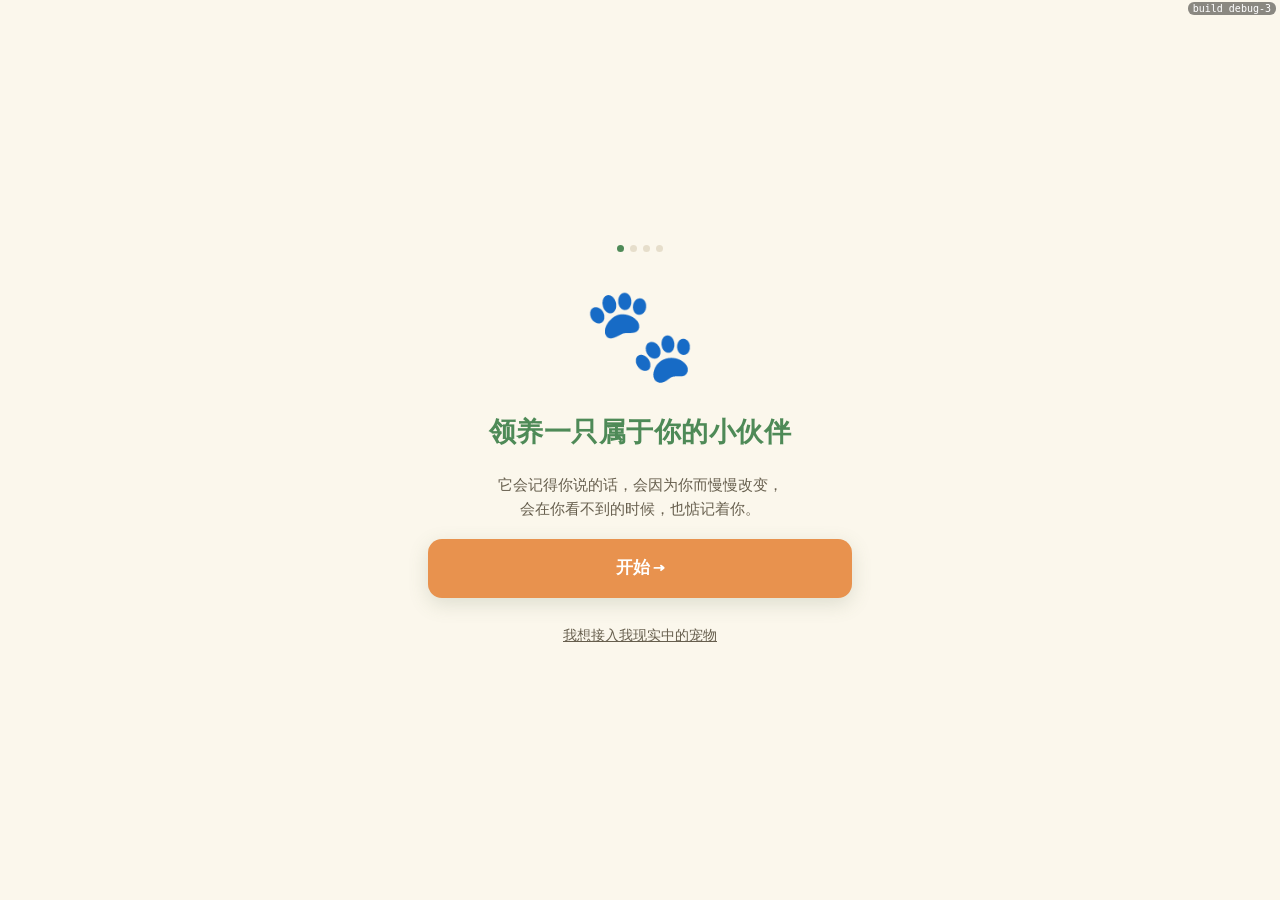
<file: index.html>
<!DOCTYPE html>
<html lang="zh-CN">
<head>
  <meta charset="UTF-8" />
  <meta name="viewport" content="width=device-width, initial-scale=1.0, maximum-scale=1.0, user-scalable=no, viewport-fit=cover" />
  <meta name="theme-color" content="#f5b7c4" />
  <meta name="apple-mobile-web-app-capable" content="yes" />
  <meta name="apple-mobile-web-app-status-bar-style" content="default" />
  <meta name="apple-mobile-web-app-title" content="豆豆" />
  <link rel="manifest" href="manifest.webmanifest" />
  <link rel="preconnect" href="https://fonts.googleapis.com" />
  <link rel="preconnect" href="https://fonts.gstatic.com" crossorigin />
  <link href="https://fonts.googleapis.com/css2?family=Baloo+2:wght@500;600;700&family=Hanken+Grotesk:wght@400;500;600&display=swap" rel="stylesheet" />
  <link rel="stylesheet" href="styles.css" />
  <title>豆豆 · 你的小伙伴</title>
</head>
<body>
  <div id="app">
    <!-- screens are injected by ui.js -->
    <div id="screen-root"></div>
    <!-- proactive message toast -->
    <div id="toast-layer"></div>
  </div>

  <!-- TEMP DEBUG: surface any uncaught error on-screen (remove after diagnosing) -->
  <script>
    (function () {
      var BUILD = 'debug-3';
      function show(label, msg) {
        var full = '[' + label + '] ' + msg;
        var box = document.getElementById('__errbox');
        if (!box) {
          box = document.createElement('div');
          box.id = '__errbox';
          box.style.cssText = 'position:fixed;left:0;right:0;bottom:0;z-index:99999;max-height:60%;overflow:auto;background:#b00020;color:#fff;font:12px/1.4 monospace;padding:10px;white-space:pre-wrap;word-break:break-word';
          document.body.appendChild(box);
        }
        box.textContent += full + '\n\n';
        try { alert('PetPal ' + BUILD + ' 报错:\n' + full); } catch (e) {}
      }
      window.addEventListener('error', function (e) {
        show('ERROR', (e.message || e.error) + '\n@ ' + (e.filename || '') + ':' + (e.lineno || '') + ':' + (e.colno || '') + (e.error && e.error.stack ? '\n' + e.error.stack : ''));
      });
      window.addEventListener('unhandledrejection', function (e) {
        var r = e.reason;
        show('PROMISE', (r && r.message ? r.message : r) + (r && r.stack ? '\n' + r.stack : ''));
      });
      // 屏幕角落印一个版本号,确认加载的是新版而非缓存
      window.addEventListener('DOMContentLoaded', function () {
        var v = document.createElement('div');
        v.textContent = 'build ' + BUILD;
        v.style.cssText = 'position:fixed;top:2px;right:4px;z-index:99999;font:10px monospace;color:#fff;background:rgba(0,0,0,.45);padding:1px 5px;border-radius:6px;pointer-events:none';
        document.body.appendChild(v);
      });
    })();
  </script>

  <!-- load order matters: store -> systems -> conversation/proactive/events -> ui -> app -->
  <script src="js/store.js"></script>
  <script src="js/memory.js"></script>
  <script src="js/persona.js"></script>
  <script src="js/avatar.js"></script>
  <script src="js/parallax.js"></script>
  <script src="js/weather.js"></script>
  <script src="js/emotion.js"></script>
  <script src="js/speech.js"></script>
  <script src="js/dreams.js"></script>
  <script src="js/conversation.js"></script>
  <script src="js/events.js"></script>
  <script src="js/proactive.js"></script>
  <script src="js/ui.js"></script>
  <script src="js/app.js"></script>
</body>
</html>
</file>
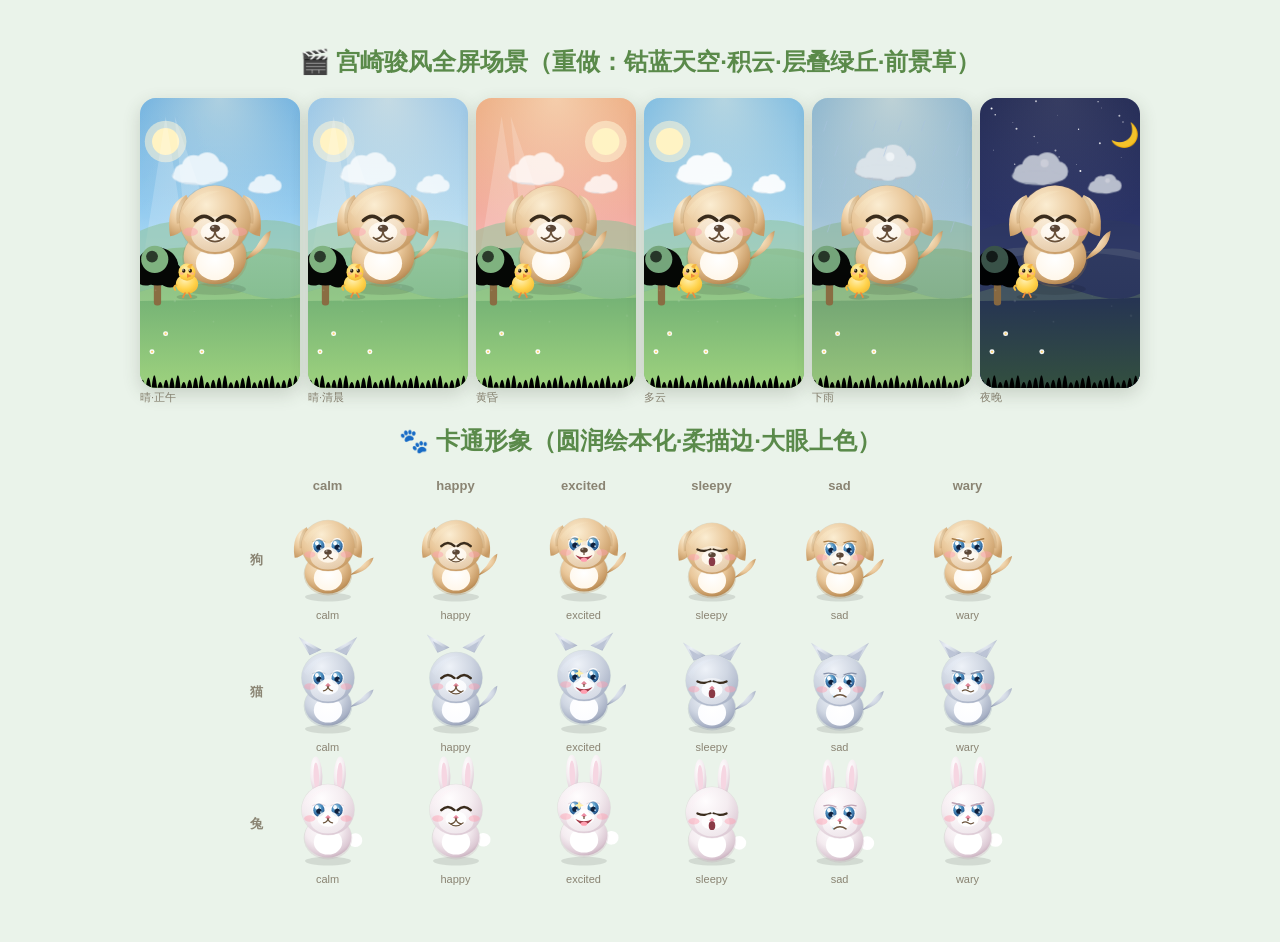
<file: preview-avatars.html>
<!doctype html><meta charset=utf-8><title>preview</title><style>body{background:#eaf3ea;font-family:sans-serif;padding:18px}h2{text-align:center;color:#5a8a4a}table{border-collapse:collapse;margin:0 auto 26px}th{font-size:13px;color:#8a8473}.c{width:118px;text-align:center}.lbl{font-size:11px;color:#8a8473;margin-top:2px}td{padding:5px}.scene-row{display:flex;gap:8px;justify-content:center;flex-wrap:wrap}.scene-cell{width:160px}.sc{position:relative;height:290px;border-radius:16px;overflow:hidden;box-shadow:0 6px 18px rgba(60,70,50,.2)}.scene-wrap{position:absolute;inset:0}.scene-bg{position:absolute;inset:0;width:100%;height:100%}.scene-pet{position:absolute;left:50%;bottom:28%;transform:translateX(-50%);width:150px;height:150px}.scene-pet .petsvg{width:140px;height:140px}.scene-chick{position:absolute;bottom:30%;left:16%;width:42px;height:42px}.chick-svg{width:100%;height:100%}.scene-fx{display:none}</style><h2>🎬 宫崎骏风全屏场景（重做：钴蓝天空·积云·层叠绿丘·前景草）</h2><div class=scene-row><div class=scene-cell><div class=sc>
<div class="scene-wrap">
  
  <svg class="scene-bg" viewBox="0 0 380 640" preserveAspectRatio="xMidYMid slice" xmlns="http://www.w3.org/2000/svg">
    <defs>
      <linearGradient id="sky19" x1="0" y1="0" x2="0" y2="1"><stop offset="0%" stop-color="#4a9fe0"/><stop offset="45%" stop-color="#9fd2f2"/><stop offset="100%" stop-color="#e6f7fb"/></linearGradient>
      <radialGradient id="glow19" cx="50%" cy="0%" r="80%"><stop offset="0%" stop-color="#fff7e0" stop-opacity="0.55"/><stop offset="100%" stop-color="#fff7e0" stop-opacity="0"/></radialGradient>
      <linearGradient id="hf19" x1="0" y1="0" x2="0" y2="1"><stop offset="0%" stop-color="#8fc49a"/><stop offset="100%" stop-color="#6fae74"/></linearGradient>
      <linearGradient id="gr19" x1="0" y1="0" x2="0" y2="1"><stop offset="0%" stop-color="#6fae74"/><stop offset="100%" stop-color="#9ed27e"/></linearGradient>
    </defs>
    <rect x="0" y="0" width="380" height="640" fill="url(#sky19)"/>
    <rect x="0" y="0" width="380" height="380" fill="url(#glow19)"/>
    
    <g><circle cx="70" cy="96" r="46" fill="#fff6d8" opacity="0.55"/><circle cx="70" cy="96" r="30" fill="#fff3c4"/></g>
    <g opacity="0.18"><path d="M70,40 L20,360 L120,360 Z" fill="#fff"/><path d="M90,40 L120,360 L200,360 Z" fill="#fff"/></g>
    <g opacity="0.8"><g transform="translate(70 80) scale(1)" opacity="0.97">
      <animateTransform attributeName="transform" type="translate" values="70 80;110 80;70 80" dur="70s" begin="0s" repeatCount="indefinite" additive="sum"/>
      <!-- shaded underside -->
      <ellipse cx="0" cy="12" rx="58" ry="20" fill="#dfe9f0"/>
      <!-- billowing top lobes -->
      <circle cx="-34" cy="6" r="20" fill="#ffffff"/>
      <circle cx="-10" cy="-8" r="26" fill="#ffffff"/>
      <circle cx="20" cy="-12" r="28" fill="#ffffff"/>
      <circle cx="44" cy="2" r="22" fill="#ffffff"/>
      <circle cx="10" cy="8" r="24" fill="#ffffff"/>
      <ellipse cx="0" cy="14" rx="56" ry="14" fill="#ffffff"/>
      <!-- a couple of highlight pops -->
      <circle cx="14" cy="-16" r="9" fill="#fff" opacity="0.8"/>
    </g><g transform="translate(250 56) scale(0.85)" opacity="0.97">
      <animateTransform attributeName="transform" type="translate" values="250 56;290 56;250 56" dur="85s" begin="-25s" repeatCount="indefinite" additive="sum"/>
      <!-- shaded underside -->
      <ellipse cx="0" cy="12" rx="58" ry="20" fill="#dfe9f0"/>
      <!-- billowing top lobes -->
      <circle cx="-34" cy="6" r="20" fill="#ffffff"/>
      <circle cx="-10" cy="-8" r="26" fill="#ffffff"/>
      <circle cx="20" cy="-12" r="28" fill="#ffffff"/>
      <circle cx="44" cy="2" r="22" fill="#ffffff"/>
      <circle cx="10" cy="8" r="24" fill="#ffffff"/>
      <ellipse cx="0" cy="14" rx="56" ry="14" fill="#ffffff"/>
      <!-- a couple of highlight pops -->
      <circle cx="14" cy="-16" r="9" fill="#fff" opacity="0.8"/>
    </g><g transform="translate(165 120) scale(0.6)" opacity="0.97">
      <animateTransform attributeName="transform" type="translate" values="165 120;205 120;165 120" dur="100s" begin="-45s" repeatCount="indefinite" additive="sum"/>
      <!-- shaded underside -->
      <ellipse cx="0" cy="12" rx="58" ry="20" fill="#dfe9f0"/>
      <!-- billowing top lobes -->
      <circle cx="-34" cy="6" r="20" fill="#ffffff"/>
      <circle cx="-10" cy="-8" r="26" fill="#ffffff"/>
      <circle cx="20" cy="-12" r="28" fill="#ffffff"/>
      <circle cx="44" cy="2" r="22" fill="#ffffff"/>
      <circle cx="10" cy="8" r="24" fill="#ffffff"/>
      <ellipse cx="0" cy="14" rx="56" ry="14" fill="#ffffff"/>
      <!-- a couple of highlight pops -->
      <circle cx="14" cy="-16" r="9" fill="#fff" opacity="0.8"/>
    </g></g>
    <!-- layered painterly hills with sunlit tops (atmospheric perspective) -->
    <path d="M0,300 Q95,248 190,294 Q285,248 380,288 L380,640 L0,640 Z" fill="#8fc49a" opacity="0.55"/>
    <path d="M0,356 Q110,306 210,352 Q300,316 380,346 L380,640 L0,640 Z" fill="url(#hf19)" opacity="0.9"/>
    <path d="M0,356 Q110,306 210,352 Q300,316 380,346 L380,360 Q210,318 0,366 Z" fill="#8fc093" opacity="0.5"/>
    <path d="M0,432 Q120,388 250,432 Q330,458 380,424 L380,640 L0,640 Z" fill="url(#gr19)"/>
    <path d="M0,432 Q120,388 250,432 Q330,458 380,424 L380,440 Q250,446 0,448 Z" fill="#b6dd9e" opacity="0.45"/>
    <!-- a Totoro-ish round tree with layered canopy -->
    <g opacity="0.96">
      <rect x="44" y="384" width="16" height="74" rx="7" fill="#8a6a40"/>
      <ellipse cx="52" cy="372" rx="46" ry="42" fill="#77a7NaN"/>
      <circle cx="26" cy="388" r="26" fill="#709dNaN"/><circle cx="80" cy="390" r="28" fill="#6b96NaN"/>
      <circle cx="46" cy="356" r="30" fill="#7fb27f"/>
      <circle cx="40" cy="350" r="13" fill="#9b8eNaN" opacity="0.7"/>
    </g>
    <!-- meadow flowers / grass tufts -->
    <g><circle cx="70" cy="520" r="5.5" fill="#fff" opacity="0.95"/><circle cx="70" cy="520" r="2.4" fill="#ffd36b"/><path d="M70,526 l0,12" stroke="#7ea8NaN" stroke-width="2" /></g><path d="M300,540 q-4,-12 0,-18 M300,540 q4,-12 0,-18 M300,540 q0,-12 0,-20" stroke="#82acNaN" stroke-width="2.4" fill="none"/><g><circle cx="150" cy="560" r="5.5" fill="#fff" opacity="0.95"/><circle cx="150" cy="560" r="2.4" fill="#ffd36b"/><path d="M150,566 l0,12" stroke="#7ea8NaN" stroke-width="2" /></g><path d="M330,500 q-4,-12 0,-18 M330,500 q4,-12 0,-18 M330,500 q0,-12 0,-20" stroke="#82acNaN" stroke-width="2.4" fill="none"/><g><circle cx="40" cy="560" r="5.5" fill="#fff" opacity="0.95"/><circle cx="40" cy="560" r="2.4" fill="#ffd36b"/><path d="M40,566 l0,12" stroke="#7ea8NaN" stroke-width="2" /></g><path d="M210,585 q-4,-12 0,-18 M210,585 q4,-12 0,-18 M210,585 q0,-12 0,-20" stroke="#82acNaN" stroke-width="2.4" fill="none"/>
    <!-- foreground grass band (closest, darkest, swaying) -->
    <g>
      <animateTransform attributeName="transform" type="rotate" values="-0.6 190 640;0.6 190 640;-0.6 190 640" dur="5s" repeatCount="indefinite"/>
      <path d="M0,640 Q6,614 12,640" fill="#6b8fNaN"/><path d="M13,640 Q19,604 25,640" fill="#6b8fNaN"/><path d="M26,640 Q32,594 38,640" fill="#6b8fNaN"/><path d="M39,640 Q45,584 51,640" fill="#6b8fNaN"/><path d="M52,640 Q58,614 64,640" fill="#6b8fNaN"/><path d="M65,640 Q71,604 77,640" fill="#6b8fNaN"/><path d="M78,640 Q84,594 90,640" fill="#6b8fNaN"/><path d="M91,640 Q97,584 103,640" fill="#6b8fNaN"/><path d="M104,640 Q110,614 116,640" fill="#6b8fNaN"/><path d="M117,640 Q123,604 129,640" fill="#6b8fNaN"/><path d="M130,640 Q136,594 142,640" fill="#6b8fNaN"/><path d="M143,640 Q149,584 155,640" fill="#6b8fNaN"/><path d="M156,640 Q162,614 168,640" fill="#6b8fNaN"/><path d="M169,640 Q175,604 181,640" fill="#6b8fNaN"/><path d="M182,640 Q188,594 194,640" fill="#6b8fNaN"/><path d="M195,640 Q201,584 207,640" fill="#6b8fNaN"/><path d="M208,640 Q214,614 220,640" fill="#6b8fNaN"/><path d="M221,640 Q227,604 233,640" fill="#6b8fNaN"/><path d="M234,640 Q240,594 246,640" fill="#6b8fNaN"/><path d="M247,640 Q253,584 259,640" fill="#6b8fNaN"/><path d="M260,640 Q266,614 272,640" fill="#6b8fNaN"/><path d="M273,640 Q279,604 285,640" fill="#6b8fNaN"/><path d="M286,640 Q292,594 298,640" fill="#6b8fNaN"/><path d="M299,640 Q305,584 311,640" fill="#6b8fNaN"/><path d="M312,640 Q318,614 324,640" fill="#6b8fNaN"/><path d="M325,640 Q331,604 337,640" fill="#6b8fNaN"/><path d="M338,640 Q344,594 350,640" fill="#6b8fNaN"/><path d="M351,640 Q357,584 363,640" fill="#6b8fNaN"/><path d="M364,640 Q370,614 376,640" fill="#6b8fNaN"/><path d="M377,640 Q383,604 389,640" fill="#6b8fNaN"/>
    </g>
    <circle r="1.2" fill="#fff" opacity="0.5"><animateMotion path="M0,440 q30,-200 -10,-400" dur="15s" repeatCount="indefinite"/><animate attributeName="opacity" values="0;0.6;0" dur="15s" repeatCount="indefinite"/></circle><circle r="2" fill="#fff" opacity="0.5"><animateMotion path="M43,460 q30,-200 -10,-400" dur="17s" repeatCount="indefinite"/><animate attributeName="opacity" values="0;0.6;0" dur="17s" repeatCount="indefinite"/></circle><circle r="2.8" fill="#fff" opacity="0.5"><animateMotion path="M86,480 q30,-200 -10,-400" dur="19s" repeatCount="indefinite"/><animate attributeName="opacity" values="0;0.6;0" dur="19s" repeatCount="indefinite"/></circle><circle r="1.2" fill="#fff" opacity="0.5"><animateMotion path="M129,500 q30,-200 -10,-400" dur="21s" repeatCount="indefinite"/><animate attributeName="opacity" values="0;0.6;0" dur="21s" repeatCount="indefinite"/></circle><circle r="2" fill="#fff" opacity="0.5"><animateMotion path="M172,520 q30,-200 -10,-400" dur="23s" repeatCount="indefinite"/><animate attributeName="opacity" values="0;0.6;0" dur="23s" repeatCount="indefinite"/></circle><circle r="2.8" fill="#fff" opacity="0.5"><animateMotion path="M215,440 q30,-200 -10,-400" dur="25s" repeatCount="indefinite"/><animate attributeName="opacity" values="0;0.6;0" dur="25s" repeatCount="indefinite"/></circle><circle r="1.2" fill="#fff" opacity="0.5"><animateMotion path="M258,460 q30,-200 -10,-400" dur="27s" repeatCount="indefinite"/><animate attributeName="opacity" values="0;0.6;0" dur="27s" repeatCount="indefinite"/></circle><circle r="2" fill="#fff" opacity="0.5"><animateMotion path="M301,480 q30,-200 -10,-400" dur="29s" repeatCount="indefinite"/><animate attributeName="opacity" values="0;0.6;0" dur="29s" repeatCount="indefinite"/></circle><circle r="2.8" fill="#fff" opacity="0.5"><animateMotion path="M344,500 q30,-200 -10,-400" dur="31s" repeatCount="indefinite"/><animate attributeName="opacity" values="0;0.6;0" dur="31s" repeatCount="indefinite"/></circle>
    
  </svg>
  <div class="scene-pet" id="petAvatar" onclick="UI.pokePet&&UI.pokePet()">
<svg class="petsvg" width="230" height="230" viewBox="0 0 200 210" xmlns="http://www.w3.org/2000/svg" style="overflow:visible">
  <defs>
      <radialGradient id="body18" cx="40%" cy="30%" r="78%">
        <stop offset="0%" stop-color="#fbedd2"/><stop offset="50%" stop-color="#e9c79a"/>
        <stop offset="82%" stop-color="#c79a64"/><stop offset="100%" stop-color="#a87b45"/>
      </radialGradient>
      <radialGradient id="head18" cx="38%" cy="28%" r="76%">
        <stop offset="0%" stop-color="#fbedd2"/><stop offset="55%" stop-color="#e9c79a"/>
        <stop offset="100%" stop-color="#c79a64"/>
      </radialGradient>
      <radialGradient id="belly18" cx="50%" cy="38%" r="68%">
        <stop offset="0%" stop-color="#ffffff"/><stop offset="100%" stop-color="#fff6e8"/>
      </radialGradient>
      <radialGradient id="iris18" cx="42%" cy="30%" r="80%">
        <stop offset="0%" stop-color="#9fd0e8"/><stop offset="38%" stop-color="#4f93c4"/>
        <stop offset="78%" stop-color="#2c5e94"/><stop offset="100%" stop-color="#1c2f55"/>
      </radialGradient>
      <linearGradient id="rim18" x1="0" y1="0" x2="1" y2="1">
        <stop offset="0%" stop-color="#fff2d0" stop-opacity="0.9"/><stop offset="60%" stop-color="#fff2d0" stop-opacity="0"/>
      </linearGradient>
    </defs>
  <ellipse cx="100" cy="198" rx="50" ry="9" fill="#000" opacity="0.10">
    <animate attributeName="rx" values="50;46;50" dur="3.4s" repeatCount="indefinite"/></ellipse>
  <g>
    <animateTransform attributeName="transform" type="translate" values="0 0;0 -5;0 0" dur="3.4s" repeatCount="indefinite"/>
    <g style="transform-origin:100px 150px">
      <animateTransform attributeName="transform" type="scale" values="1 1;1.025 0.985;1 1" dur="3.4s" repeatCount="indefinite" additive="sum"/>
      <g><path d="M146,158 Q182,146 186,118 Q175,121 162,141 Q152,150 144,158 Z" fill="url(#body18)"><animateTransform attributeName="transform" type="rotate" values="-18 150 158;18 150 158;-18 150 158" dur="0.7s" repeatCount="indefinite"/></path></g>
      <g>
        <path d="M58,60 Q26,72 32,122 Q54,120 70,86 Z" fill="url(#head18)"><animateTransform attributeName="transform" type="rotate" values="-2 60 62;-2 60 62;-9 60 62;-2 60 62" keyTimes="0;0.82;0.88;1" dur="5s" repeatCount="indefinite"/></path>
        <path d="M58,60 Q40,74 44,104 Q56,104 66,84 Z" fill="#a87b45" opacity="0.25"/>
        <path d="M142,60 Q174,72 168,122 Q146,120 130,86 Z" fill="url(#head18)"><animateTransform attributeName="transform" type="rotate" values="2 140 62;2 140 62;9 140 62;2 140 62" keyTimes="0;0.6;0.66;1" dur="6s" repeatCount="indefinite"/></path>
        <path d="M142,60 Q160,74 156,104 Q144,104 134,84 Z" fill="#a87b45" opacity="0.25"/>
      </g>
      <!-- soft storybook outline + rounded body, connected to head -->
      <path d="M62,116 Q56,150 70,178 Q100,200 130,178 Q144,150 138,116 Z" fill="#c79a64" opacity="0.0"/>
      <ellipse cx="100" cy="156" rx="48" ry="44" fill="#a87b45" opacity="0.25"/>
      <ellipse cx="100" cy="154" rx="46" ry="42" fill="url(#body18)"/>
      <ellipse cx="100" cy="164" rx="28" ry="26" fill="url(#belly18)"/>
      <path d="M58,128 Q100,150 142,128 Q140,108 100,112 Q60,108 58,128 Z" fill="url(#rim18)" opacity="0.5"/>
      <circle cx="100" cy="98" r="53" fill="#a87b45" opacity="0.22"/>
      <circle cx="100" cy="98" r="52" fill="url(#head18)"/>
      <path d="M52,86 Q72,52 110,54 Q70,62 60,96 Z" fill="url(#rim18)" opacity="0.6"/>
      <ellipse cx="100" cy="120" rx="35" ry="27" fill="url(#belly18)" opacity="0.5"/>
      <ellipse cx="64" cy="116" rx="11" ry="6.5" fill="#ff9eb0" opacity="0.45"/><ellipse cx="136" cy="116" rx="11" ry="6.5" fill="#ff9eb0" opacity="0.45"/>
      <path d="M71,99 Q84,86 97,99" stroke="#3a2c1c" stroke-width="5" fill="none" stroke-linecap="round"/>
                <path d="M103,99 Q116,86 129,99" stroke="#3a2c1c" stroke-width="5" fill="none" stroke-linecap="round"/>
      <ellipse cx="100" cy="117" rx="21" ry="16" fill="url(#belly18)" opacity="0.9"/><ellipse cx="100" cy="111" rx="7.5" ry="5.4" fill="#5b4636"/><ellipse cx="97" cy="109" rx="2.2" ry="1.5" fill="#fff" opacity="0.55"/><path d="M100,115 Q100,125 90,127 M100,115 Q100,125 110,127" stroke="#6a523a" stroke-width="2.6" fill="none" stroke-linecap="round"/><path d="M86,125 Q100,137 114,125" stroke="#6a523a" stroke-width="2.6" fill="none" stroke-linecap="round"/>
    </g>
  </g>
</svg></div>
  <div class="scene-chick" id="sceneChick" onclick="UI.tapChick&&UI.tapChick()">
    <svg class="chick-svg" viewBox="0 0 60 64" xmlns="http://www.w3.org/2000/svg">
      <ellipse cx="30" cy="58" rx="16" ry="4" fill="#000" opacity="0.12"/>
      <g class="chick-hop">
        <defs><radialGradient id="ck" cx="40%" cy="30%" r="80%"><stop offset="0%" stop-color="#fff0b0"/><stop offset="60%" stop-color="#ffd24a"/><stop offset="100%" stop-color="#f0b430"/></radialGradient></defs>
        <ellipse cx="30" cy="38" rx="17" ry="15" fill="url(#ck)"/>
        <path d="M14,40 q-6,2 -2,7" stroke="#f0b840" stroke-width="3" fill="none" stroke-linecap="round"/>
        <circle cx="30" cy="20" r="13" fill="url(#ck)"/>
        <path d="M30,12 q4,-6 9,-4 q-3,3 -3,7z" fill="#f5b342"/>
        <ellipse cx="25" cy="18" rx="2.6" ry="3" fill="#2a1c0e"/><ellipse cx="35" cy="18" rx="2.6" ry="3" fill="#2a1c0e"/>
        <circle cx="24" cy="16.8" r="1" fill="#fff"/><circle cx="34" cy="16.8" r="1" fill="#fff"/>
        <path d="M30,22 l7,4 -7,3z" fill="#ef8b3c"/>
        <ellipse cx="22" cy="22" rx="3" ry="2" fill="#ff9eb0" opacity="0.5"/><ellipse cx="38" cy="22" rx="3" ry="2" fill="#ff9eb0" opacity="0.5"/>
        <path d="M27,52 l-3,6 M33,52 l3,6" stroke="#ef8b3c" stroke-width="2.6" stroke-linecap="round"/>
      </g>
    </svg></div>
  <div class="scene-fx" id="sceneFx"></div>
</div></div><div class=lbl>晴·正午</div></div><div class=scene-cell><div class=sc>
<div class="scene-wrap">
  
  <svg class="scene-bg" viewBox="0 0 380 640" preserveAspectRatio="xMidYMid slice" xmlns="http://www.w3.org/2000/svg">
    <defs>
      <linearGradient id="sky21" x1="0" y1="0" x2="0" y2="1"><stop offset="0%" stop-color="#7db8e8"/><stop offset="45%" stop-color="#bfe0f2"/><stop offset="100%" stop-color="#fbf0d8"/></linearGradient>
      <radialGradient id="glow21" cx="50%" cy="0%" r="80%"><stop offset="0%" stop-color="#fff7e0" stop-opacity="0.55"/><stop offset="100%" stop-color="#fff7e0" stop-opacity="0"/></radialGradient>
      <linearGradient id="hf21" x1="0" y1="0" x2="0" y2="1"><stop offset="0%" stop-color="#8fc49a"/><stop offset="100%" stop-color="#6fae74"/></linearGradient>
      <linearGradient id="gr21" x1="0" y1="0" x2="0" y2="1"><stop offset="0%" stop-color="#6fae74"/><stop offset="100%" stop-color="#9ed27e"/></linearGradient>
    </defs>
    <rect x="0" y="0" width="380" height="640" fill="url(#sky21)"/>
    <rect x="0" y="0" width="380" height="380" fill="url(#glow21)"/>
    
    <g><circle cx="70" cy="96" r="46" fill="#fff6d8" opacity="0.55"/><circle cx="70" cy="96" r="30" fill="#fff3c4"/></g>
    <g opacity="0.18"><path d="M70,40 L20,360 L120,360 Z" fill="#fff"/><path d="M90,40 L120,360 L200,360 Z" fill="#fff"/></g>
    <g opacity="0.8"><g transform="translate(70 80) scale(1)" opacity="0.97">
      <animateTransform attributeName="transform" type="translate" values="70 80;110 80;70 80" dur="70s" begin="0s" repeatCount="indefinite" additive="sum"/>
      <!-- shaded underside -->
      <ellipse cx="0" cy="12" rx="58" ry="20" fill="#dfe9f0"/>
      <!-- billowing top lobes -->
      <circle cx="-34" cy="6" r="20" fill="#ffffff"/>
      <circle cx="-10" cy="-8" r="26" fill="#ffffff"/>
      <circle cx="20" cy="-12" r="28" fill="#ffffff"/>
      <circle cx="44" cy="2" r="22" fill="#ffffff"/>
      <circle cx="10" cy="8" r="24" fill="#ffffff"/>
      <ellipse cx="0" cy="14" rx="56" ry="14" fill="#ffffff"/>
      <!-- a couple of highlight pops -->
      <circle cx="14" cy="-16" r="9" fill="#fff" opacity="0.8"/>
    </g><g transform="translate(250 56) scale(0.85)" opacity="0.97">
      <animateTransform attributeName="transform" type="translate" values="250 56;290 56;250 56" dur="85s" begin="-25s" repeatCount="indefinite" additive="sum"/>
      <!-- shaded underside -->
      <ellipse cx="0" cy="12" rx="58" ry="20" fill="#dfe9f0"/>
      <!-- billowing top lobes -->
      <circle cx="-34" cy="6" r="20" fill="#ffffff"/>
      <circle cx="-10" cy="-8" r="26" fill="#ffffff"/>
      <circle cx="20" cy="-12" r="28" fill="#ffffff"/>
      <circle cx="44" cy="2" r="22" fill="#ffffff"/>
      <circle cx="10" cy="8" r="24" fill="#ffffff"/>
      <ellipse cx="0" cy="14" rx="56" ry="14" fill="#ffffff"/>
      <!-- a couple of highlight pops -->
      <circle cx="14" cy="-16" r="9" fill="#fff" opacity="0.8"/>
    </g><g transform="translate(165 120) scale(0.6)" opacity="0.97">
      <animateTransform attributeName="transform" type="translate" values="165 120;205 120;165 120" dur="100s" begin="-45s" repeatCount="indefinite" additive="sum"/>
      <!-- shaded underside -->
      <ellipse cx="0" cy="12" rx="58" ry="20" fill="#dfe9f0"/>
      <!-- billowing top lobes -->
      <circle cx="-34" cy="6" r="20" fill="#ffffff"/>
      <circle cx="-10" cy="-8" r="26" fill="#ffffff"/>
      <circle cx="20" cy="-12" r="28" fill="#ffffff"/>
      <circle cx="44" cy="2" r="22" fill="#ffffff"/>
      <circle cx="10" cy="8" r="24" fill="#ffffff"/>
      <ellipse cx="0" cy="14" rx="56" ry="14" fill="#ffffff"/>
      <!-- a couple of highlight pops -->
      <circle cx="14" cy="-16" r="9" fill="#fff" opacity="0.8"/>
    </g></g>
    <!-- layered painterly hills with sunlit tops (atmospheric perspective) -->
    <path d="M0,300 Q95,248 190,294 Q285,248 380,288 L380,640 L0,640 Z" fill="#8fc49a" opacity="0.55"/>
    <path d="M0,356 Q110,306 210,352 Q300,316 380,346 L380,640 L0,640 Z" fill="url(#hf21)" opacity="0.9"/>
    <path d="M0,356 Q110,306 210,352 Q300,316 380,346 L380,360 Q210,318 0,366 Z" fill="#8fc093" opacity="0.5"/>
    <path d="M0,432 Q120,388 250,432 Q330,458 380,424 L380,640 L0,640 Z" fill="url(#gr21)"/>
    <path d="M0,432 Q120,388 250,432 Q330,458 380,424 L380,440 Q250,446 0,448 Z" fill="#b6dd9e" opacity="0.45"/>
    <!-- a Totoro-ish round tree with layered canopy -->
    <g opacity="0.96">
      <rect x="44" y="384" width="16" height="74" rx="7" fill="#8a6a40"/>
      <ellipse cx="52" cy="372" rx="46" ry="42" fill="#77a7NaN"/>
      <circle cx="26" cy="388" r="26" fill="#709dNaN"/><circle cx="80" cy="390" r="28" fill="#6b96NaN"/>
      <circle cx="46" cy="356" r="30" fill="#7fb27f"/>
      <circle cx="40" cy="350" r="13" fill="#9b8eNaN" opacity="0.7"/>
    </g>
    <!-- meadow flowers / grass tufts -->
    <g><circle cx="70" cy="520" r="5.5" fill="#fff" opacity="0.95"/><circle cx="70" cy="520" r="2.4" fill="#ffd36b"/><path d="M70,526 l0,12" stroke="#7ea8NaN" stroke-width="2" /></g><path d="M300,540 q-4,-12 0,-18 M300,540 q4,-12 0,-18 M300,540 q0,-12 0,-20" stroke="#82acNaN" stroke-width="2.4" fill="none"/><g><circle cx="150" cy="560" r="5.5" fill="#fff" opacity="0.95"/><circle cx="150" cy="560" r="2.4" fill="#ffd36b"/><path d="M150,566 l0,12" stroke="#7ea8NaN" stroke-width="2" /></g><path d="M330,500 q-4,-12 0,-18 M330,500 q4,-12 0,-18 M330,500 q0,-12 0,-20" stroke="#82acNaN" stroke-width="2.4" fill="none"/><g><circle cx="40" cy="560" r="5.5" fill="#fff" opacity="0.95"/><circle cx="40" cy="560" r="2.4" fill="#ffd36b"/><path d="M40,566 l0,12" stroke="#7ea8NaN" stroke-width="2" /></g><path d="M210,585 q-4,-12 0,-18 M210,585 q4,-12 0,-18 M210,585 q0,-12 0,-20" stroke="#82acNaN" stroke-width="2.4" fill="none"/>
    <!-- foreground grass band (closest, darkest, swaying) -->
    <g>
      <animateTransform attributeName="transform" type="rotate" values="-0.6 190 640;0.6 190 640;-0.6 190 640" dur="5s" repeatCount="indefinite"/>
      <path d="M0,640 Q6,614 12,640" fill="#6b8fNaN"/><path d="M13,640 Q19,604 25,640" fill="#6b8fNaN"/><path d="M26,640 Q32,594 38,640" fill="#6b8fNaN"/><path d="M39,640 Q45,584 51,640" fill="#6b8fNaN"/><path d="M52,640 Q58,614 64,640" fill="#6b8fNaN"/><path d="M65,640 Q71,604 77,640" fill="#6b8fNaN"/><path d="M78,640 Q84,594 90,640" fill="#6b8fNaN"/><path d="M91,640 Q97,584 103,640" fill="#6b8fNaN"/><path d="M104,640 Q110,614 116,640" fill="#6b8fNaN"/><path d="M117,640 Q123,604 129,640" fill="#6b8fNaN"/><path d="M130,640 Q136,594 142,640" fill="#6b8fNaN"/><path d="M143,640 Q149,584 155,640" fill="#6b8fNaN"/><path d="M156,640 Q162,614 168,640" fill="#6b8fNaN"/><path d="M169,640 Q175,604 181,640" fill="#6b8fNaN"/><path d="M182,640 Q188,594 194,640" fill="#6b8fNaN"/><path d="M195,640 Q201,584 207,640" fill="#6b8fNaN"/><path d="M208,640 Q214,614 220,640" fill="#6b8fNaN"/><path d="M221,640 Q227,604 233,640" fill="#6b8fNaN"/><path d="M234,640 Q240,594 246,640" fill="#6b8fNaN"/><path d="M247,640 Q253,584 259,640" fill="#6b8fNaN"/><path d="M260,640 Q266,614 272,640" fill="#6b8fNaN"/><path d="M273,640 Q279,604 285,640" fill="#6b8fNaN"/><path d="M286,640 Q292,594 298,640" fill="#6b8fNaN"/><path d="M299,640 Q305,584 311,640" fill="#6b8fNaN"/><path d="M312,640 Q318,614 324,640" fill="#6b8fNaN"/><path d="M325,640 Q331,604 337,640" fill="#6b8fNaN"/><path d="M338,640 Q344,594 350,640" fill="#6b8fNaN"/><path d="M351,640 Q357,584 363,640" fill="#6b8fNaN"/><path d="M364,640 Q370,614 376,640" fill="#6b8fNaN"/><path d="M377,640 Q383,604 389,640" fill="#6b8fNaN"/>
    </g>
    <circle r="1.2" fill="#fff" opacity="0.5"><animateMotion path="M0,440 q30,-200 -10,-400" dur="15s" repeatCount="indefinite"/><animate attributeName="opacity" values="0;0.6;0" dur="15s" repeatCount="indefinite"/></circle><circle r="2" fill="#fff" opacity="0.5"><animateMotion path="M43,460 q30,-200 -10,-400" dur="17s" repeatCount="indefinite"/><animate attributeName="opacity" values="0;0.6;0" dur="17s" repeatCount="indefinite"/></circle><circle r="2.8" fill="#fff" opacity="0.5"><animateMotion path="M86,480 q30,-200 -10,-400" dur="19s" repeatCount="indefinite"/><animate attributeName="opacity" values="0;0.6;0" dur="19s" repeatCount="indefinite"/></circle><circle r="1.2" fill="#fff" opacity="0.5"><animateMotion path="M129,500 q30,-200 -10,-400" dur="21s" repeatCount="indefinite"/><animate attributeName="opacity" values="0;0.6;0" dur="21s" repeatCount="indefinite"/></circle><circle r="2" fill="#fff" opacity="0.5"><animateMotion path="M172,520 q30,-200 -10,-400" dur="23s" repeatCount="indefinite"/><animate attributeName="opacity" values="0;0.6;0" dur="23s" repeatCount="indefinite"/></circle><circle r="2.8" fill="#fff" opacity="0.5"><animateMotion path="M215,440 q30,-200 -10,-400" dur="25s" repeatCount="indefinite"/><animate attributeName="opacity" values="0;0.6;0" dur="25s" repeatCount="indefinite"/></circle><circle r="1.2" fill="#fff" opacity="0.5"><animateMotion path="M258,460 q30,-200 -10,-400" dur="27s" repeatCount="indefinite"/><animate attributeName="opacity" values="0;0.6;0" dur="27s" repeatCount="indefinite"/></circle><circle r="2" fill="#fff" opacity="0.5"><animateMotion path="M301,480 q30,-200 -10,-400" dur="29s" repeatCount="indefinite"/><animate attributeName="opacity" values="0;0.6;0" dur="29s" repeatCount="indefinite"/></circle><circle r="2.8" fill="#fff" opacity="0.5"><animateMotion path="M344,500 q30,-200 -10,-400" dur="31s" repeatCount="indefinite"/><animate attributeName="opacity" values="0;0.6;0" dur="31s" repeatCount="indefinite"/></circle>
    
  </svg>
  <div class="scene-pet" id="petAvatar" onclick="UI.pokePet&&UI.pokePet()">
<svg class="petsvg" width="230" height="230" viewBox="0 0 200 210" xmlns="http://www.w3.org/2000/svg" style="overflow:visible">
  <defs>
      <radialGradient id="body20" cx="40%" cy="30%" r="78%">
        <stop offset="0%" stop-color="#fbedd2"/><stop offset="50%" stop-color="#e9c79a"/>
        <stop offset="82%" stop-color="#c79a64"/><stop offset="100%" stop-color="#a87b45"/>
      </radialGradient>
      <radialGradient id="head20" cx="38%" cy="28%" r="76%">
        <stop offset="0%" stop-color="#fbedd2"/><stop offset="55%" stop-color="#e9c79a"/>
        <stop offset="100%" stop-color="#c79a64"/>
      </radialGradient>
      <radialGradient id="belly20" cx="50%" cy="38%" r="68%">
        <stop offset="0%" stop-color="#ffffff"/><stop offset="100%" stop-color="#fff6e8"/>
      </radialGradient>
      <radialGradient id="iris20" cx="42%" cy="30%" r="80%">
        <stop offset="0%" stop-color="#9fd0e8"/><stop offset="38%" stop-color="#4f93c4"/>
        <stop offset="78%" stop-color="#2c5e94"/><stop offset="100%" stop-color="#1c2f55"/>
      </radialGradient>
      <linearGradient id="rim20" x1="0" y1="0" x2="1" y2="1">
        <stop offset="0%" stop-color="#fff2d0" stop-opacity="0.9"/><stop offset="60%" stop-color="#fff2d0" stop-opacity="0"/>
      </linearGradient>
    </defs>
  <ellipse cx="100" cy="198" rx="50" ry="9" fill="#000" opacity="0.10">
    <animate attributeName="rx" values="50;46;50" dur="3.4s" repeatCount="indefinite"/></ellipse>
  <g>
    <animateTransform attributeName="transform" type="translate" values="0 0;0 -5;0 0" dur="3.4s" repeatCount="indefinite"/>
    <g style="transform-origin:100px 150px">
      <animateTransform attributeName="transform" type="scale" values="1 1;1.025 0.985;1 1" dur="3.4s" repeatCount="indefinite" additive="sum"/>
      <g><path d="M146,158 Q182,146 186,118 Q175,121 162,141 Q152,150 144,158 Z" fill="url(#body20)"><animateTransform attributeName="transform" type="rotate" values="-18 150 158;18 150 158;-18 150 158" dur="0.7s" repeatCount="indefinite"/></path></g>
      <g>
        <path d="M58,60 Q26,72 32,122 Q54,120 70,86 Z" fill="url(#head20)"><animateTransform attributeName="transform" type="rotate" values="-2 60 62;-2 60 62;-9 60 62;-2 60 62" keyTimes="0;0.82;0.88;1" dur="5s" repeatCount="indefinite"/></path>
        <path d="M58,60 Q40,74 44,104 Q56,104 66,84 Z" fill="#a87b45" opacity="0.25"/>
        <path d="M142,60 Q174,72 168,122 Q146,120 130,86 Z" fill="url(#head20)"><animateTransform attributeName="transform" type="rotate" values="2 140 62;2 140 62;9 140 62;2 140 62" keyTimes="0;0.6;0.66;1" dur="6s" repeatCount="indefinite"/></path>
        <path d="M142,60 Q160,74 156,104 Q144,104 134,84 Z" fill="#a87b45" opacity="0.25"/>
      </g>
      <!-- soft storybook outline + rounded body, connected to head -->
      <path d="M62,116 Q56,150 70,178 Q100,200 130,178 Q144,150 138,116 Z" fill="#c79a64" opacity="0.0"/>
      <ellipse cx="100" cy="156" rx="48" ry="44" fill="#a87b45" opacity="0.25"/>
      <ellipse cx="100" cy="154" rx="46" ry="42" fill="url(#body20)"/>
      <ellipse cx="100" cy="164" rx="28" ry="26" fill="url(#belly20)"/>
      <path d="M58,128 Q100,150 142,128 Q140,108 100,112 Q60,108 58,128 Z" fill="url(#rim20)" opacity="0.5"/>
      <circle cx="100" cy="98" r="53" fill="#a87b45" opacity="0.22"/>
      <circle cx="100" cy="98" r="52" fill="url(#head20)"/>
      <path d="M52,86 Q72,52 110,54 Q70,62 60,96 Z" fill="url(#rim20)" opacity="0.6"/>
      <ellipse cx="100" cy="120" rx="35" ry="27" fill="url(#belly20)" opacity="0.5"/>
      <ellipse cx="64" cy="116" rx="11" ry="6.5" fill="#ff9eb0" opacity="0.45"/><ellipse cx="136" cy="116" rx="11" ry="6.5" fill="#ff9eb0" opacity="0.45"/>
      <path d="M71,99 Q84,86 97,99" stroke="#3a2c1c" stroke-width="5" fill="none" stroke-linecap="round"/>
                <path d="M103,99 Q116,86 129,99" stroke="#3a2c1c" stroke-width="5" fill="none" stroke-linecap="round"/>
      <ellipse cx="100" cy="117" rx="21" ry="16" fill="url(#belly20)" opacity="0.9"/><ellipse cx="100" cy="111" rx="7.5" ry="5.4" fill="#5b4636"/><ellipse cx="97" cy="109" rx="2.2" ry="1.5" fill="#fff" opacity="0.55"/><path d="M100,115 Q100,125 90,127 M100,115 Q100,125 110,127" stroke="#6a523a" stroke-width="2.6" fill="none" stroke-linecap="round"/><path d="M86,125 Q100,137 114,125" stroke="#6a523a" stroke-width="2.6" fill="none" stroke-linecap="round"/>
    </g>
  </g>
</svg></div>
  <div class="scene-chick" id="sceneChick" onclick="UI.tapChick&&UI.tapChick()">
    <svg class="chick-svg" viewBox="0 0 60 64" xmlns="http://www.w3.org/2000/svg">
      <ellipse cx="30" cy="58" rx="16" ry="4" fill="#000" opacity="0.12"/>
      <g class="chick-hop">
        <defs><radialGradient id="ck" cx="40%" cy="30%" r="80%"><stop offset="0%" stop-color="#fff0b0"/><stop offset="60%" stop-color="#ffd24a"/><stop offset="100%" stop-color="#f0b430"/></radialGradient></defs>
        <ellipse cx="30" cy="38" rx="17" ry="15" fill="url(#ck)"/>
        <path d="M14,40 q-6,2 -2,7" stroke="#f0b840" stroke-width="3" fill="none" stroke-linecap="round"/>
        <circle cx="30" cy="20" r="13" fill="url(#ck)"/>
        <path d="M30,12 q4,-6 9,-4 q-3,3 -3,7z" fill="#f5b342"/>
        <ellipse cx="25" cy="18" rx="2.6" ry="3" fill="#2a1c0e"/><ellipse cx="35" cy="18" rx="2.6" ry="3" fill="#2a1c0e"/>
        <circle cx="24" cy="16.8" r="1" fill="#fff"/><circle cx="34" cy="16.8" r="1" fill="#fff"/>
        <path d="M30,22 l7,4 -7,3z" fill="#ef8b3c"/>
        <ellipse cx="22" cy="22" rx="3" ry="2" fill="#ff9eb0" opacity="0.5"/><ellipse cx="38" cy="22" rx="3" ry="2" fill="#ff9eb0" opacity="0.5"/>
        <path d="M27,52 l-3,6 M33,52 l3,6" stroke="#ef8b3c" stroke-width="2.6" stroke-linecap="round"/>
      </g>
    </svg></div>
  <div class="scene-fx" id="sceneFx"></div>
</div></div><div class=lbl>晴·清晨</div></div><div class=scene-cell><div class=sc>
<div class="scene-wrap">
  
  <svg class="scene-bg" viewBox="0 0 380 640" preserveAspectRatio="xMidYMid slice" xmlns="http://www.w3.org/2000/svg">
    <defs>
      <linearGradient id="sky23" x1="0" y1="0" x2="0" y2="1"><stop offset="0%" stop-color="#e89a6a"/><stop offset="45%" stop-color="#f4b0a8"/><stop offset="100%" stop-color="#ffe0b0"/></linearGradient>
      <radialGradient id="glow23" cx="50%" cy="0%" r="80%"><stop offset="0%" stop-color="#fff7e0" stop-opacity="0.55"/><stop offset="100%" stop-color="#fff7e0" stop-opacity="0"/></radialGradient>
      <linearGradient id="hf23" x1="0" y1="0" x2="0" y2="1"><stop offset="0%" stop-color="#8fc49a"/><stop offset="100%" stop-color="#6fae74"/></linearGradient>
      <linearGradient id="gr23" x1="0" y1="0" x2="0" y2="1"><stop offset="0%" stop-color="#6fae74"/><stop offset="100%" stop-color="#9ed27e"/></linearGradient>
    </defs>
    <rect x="0" y="0" width="380" height="640" fill="url(#sky23)"/>
    <rect x="0" y="0" width="380" height="380" fill="url(#glow23)"/>
    
    <g><circle cx="300" cy="96" r="46" fill="#fff6d8" opacity="0.55"/><circle cx="300" cy="96" r="30" fill="#fff3c4"/></g>
    <g opacity="0.18"><path d="M70,40 L20,360 L120,360 Z" fill="#fff"/><path d="M90,40 L120,360 L200,360 Z" fill="#fff"/></g>
    <g opacity="0.8"><g transform="translate(70 80) scale(1)" opacity="0.97">
      <animateTransform attributeName="transform" type="translate" values="70 80;110 80;70 80" dur="70s" begin="0s" repeatCount="indefinite" additive="sum"/>
      <!-- shaded underside -->
      <ellipse cx="0" cy="12" rx="58" ry="20" fill="#dfe9f0"/>
      <!-- billowing top lobes -->
      <circle cx="-34" cy="6" r="20" fill="#ffffff"/>
      <circle cx="-10" cy="-8" r="26" fill="#ffffff"/>
      <circle cx="20" cy="-12" r="28" fill="#ffffff"/>
      <circle cx="44" cy="2" r="22" fill="#ffffff"/>
      <circle cx="10" cy="8" r="24" fill="#ffffff"/>
      <ellipse cx="0" cy="14" rx="56" ry="14" fill="#ffffff"/>
      <!-- a couple of highlight pops -->
      <circle cx="14" cy="-16" r="9" fill="#fff" opacity="0.8"/>
    </g><g transform="translate(250 56) scale(0.85)" opacity="0.97">
      <animateTransform attributeName="transform" type="translate" values="250 56;290 56;250 56" dur="85s" begin="-25s" repeatCount="indefinite" additive="sum"/>
      <!-- shaded underside -->
      <ellipse cx="0" cy="12" rx="58" ry="20" fill="#dfe9f0"/>
      <!-- billowing top lobes -->
      <circle cx="-34" cy="6" r="20" fill="#ffffff"/>
      <circle cx="-10" cy="-8" r="26" fill="#ffffff"/>
      <circle cx="20" cy="-12" r="28" fill="#ffffff"/>
      <circle cx="44" cy="2" r="22" fill="#ffffff"/>
      <circle cx="10" cy="8" r="24" fill="#ffffff"/>
      <ellipse cx="0" cy="14" rx="56" ry="14" fill="#ffffff"/>
      <!-- a couple of highlight pops -->
      <circle cx="14" cy="-16" r="9" fill="#fff" opacity="0.8"/>
    </g><g transform="translate(165 120) scale(0.6)" opacity="0.97">
      <animateTransform attributeName="transform" type="translate" values="165 120;205 120;165 120" dur="100s" begin="-45s" repeatCount="indefinite" additive="sum"/>
      <!-- shaded underside -->
      <ellipse cx="0" cy="12" rx="58" ry="20" fill="#dfe9f0"/>
      <!-- billowing top lobes -->
      <circle cx="-34" cy="6" r="20" fill="#ffffff"/>
      <circle cx="-10" cy="-8" r="26" fill="#ffffff"/>
      <circle cx="20" cy="-12" r="28" fill="#ffffff"/>
      <circle cx="44" cy="2" r="22" fill="#ffffff"/>
      <circle cx="10" cy="8" r="24" fill="#ffffff"/>
      <ellipse cx="0" cy="14" rx="56" ry="14" fill="#ffffff"/>
      <!-- a couple of highlight pops -->
      <circle cx="14" cy="-16" r="9" fill="#fff" opacity="0.8"/>
    </g></g>
    <!-- layered painterly hills with sunlit tops (atmospheric perspective) -->
    <path d="M0,300 Q95,248 190,294 Q285,248 380,288 L380,640 L0,640 Z" fill="#8fc49a" opacity="0.55"/>
    <path d="M0,356 Q110,306 210,352 Q300,316 380,346 L380,640 L0,640 Z" fill="url(#hf23)" opacity="0.9"/>
    <path d="M0,356 Q110,306 210,352 Q300,316 380,346 L380,360 Q210,318 0,366 Z" fill="#8fc093" opacity="0.5"/>
    <path d="M0,432 Q120,388 250,432 Q330,458 380,424 L380,640 L0,640 Z" fill="url(#gr23)"/>
    <path d="M0,432 Q120,388 250,432 Q330,458 380,424 L380,440 Q250,446 0,448 Z" fill="#b6dd9e" opacity="0.45"/>
    <!-- a Totoro-ish round tree with layered canopy -->
    <g opacity="0.96">
      <rect x="44" y="384" width="16" height="74" rx="7" fill="#8a6a40"/>
      <ellipse cx="52" cy="372" rx="46" ry="42" fill="#77a7NaN"/>
      <circle cx="26" cy="388" r="26" fill="#709dNaN"/><circle cx="80" cy="390" r="28" fill="#6b96NaN"/>
      <circle cx="46" cy="356" r="30" fill="#7fb27f"/>
      <circle cx="40" cy="350" r="13" fill="#9b8eNaN" opacity="0.7"/>
    </g>
    <!-- meadow flowers / grass tufts -->
    <g><circle cx="70" cy="520" r="5.5" fill="#fff" opacity="0.95"/><circle cx="70" cy="520" r="2.4" fill="#ffd36b"/><path d="M70,526 l0,12" stroke="#7ea8NaN" stroke-width="2" /></g><path d="M300,540 q-4,-12 0,-18 M300,540 q4,-12 0,-18 M300,540 q0,-12 0,-20" stroke="#82acNaN" stroke-width="2.4" fill="none"/><g><circle cx="150" cy="560" r="5.5" fill="#fff" opacity="0.95"/><circle cx="150" cy="560" r="2.4" fill="#ffd36b"/><path d="M150,566 l0,12" stroke="#7ea8NaN" stroke-width="2" /></g><path d="M330,500 q-4,-12 0,-18 M330,500 q4,-12 0,-18 M330,500 q0,-12 0,-20" stroke="#82acNaN" stroke-width="2.4" fill="none"/><g><circle cx="40" cy="560" r="5.5" fill="#fff" opacity="0.95"/><circle cx="40" cy="560" r="2.4" fill="#ffd36b"/><path d="M40,566 l0,12" stroke="#7ea8NaN" stroke-width="2" /></g><path d="M210,585 q-4,-12 0,-18 M210,585 q4,-12 0,-18 M210,585 q0,-12 0,-20" stroke="#82acNaN" stroke-width="2.4" fill="none"/>
    <!-- foreground grass band (closest, darkest, swaying) -->
    <g>
      <animateTransform attributeName="transform" type="rotate" values="-0.6 190 640;0.6 190 640;-0.6 190 640" dur="5s" repeatCount="indefinite"/>
      <path d="M0,640 Q6,614 12,640" fill="#6b8fNaN"/><path d="M13,640 Q19,604 25,640" fill="#6b8fNaN"/><path d="M26,640 Q32,594 38,640" fill="#6b8fNaN"/><path d="M39,640 Q45,584 51,640" fill="#6b8fNaN"/><path d="M52,640 Q58,614 64,640" fill="#6b8fNaN"/><path d="M65,640 Q71,604 77,640" fill="#6b8fNaN"/><path d="M78,640 Q84,594 90,640" fill="#6b8fNaN"/><path d="M91,640 Q97,584 103,640" fill="#6b8fNaN"/><path d="M104,640 Q110,614 116,640" fill="#6b8fNaN"/><path d="M117,640 Q123,604 129,640" fill="#6b8fNaN"/><path d="M130,640 Q136,594 142,640" fill="#6b8fNaN"/><path d="M143,640 Q149,584 155,640" fill="#6b8fNaN"/><path d="M156,640 Q162,614 168,640" fill="#6b8fNaN"/><path d="M169,640 Q175,604 181,640" fill="#6b8fNaN"/><path d="M182,640 Q188,594 194,640" fill="#6b8fNaN"/><path d="M195,640 Q201,584 207,640" fill="#6b8fNaN"/><path d="M208,640 Q214,614 220,640" fill="#6b8fNaN"/><path d="M221,640 Q227,604 233,640" fill="#6b8fNaN"/><path d="M234,640 Q240,594 246,640" fill="#6b8fNaN"/><path d="M247,640 Q253,584 259,640" fill="#6b8fNaN"/><path d="M260,640 Q266,614 272,640" fill="#6b8fNaN"/><path d="M273,640 Q279,604 285,640" fill="#6b8fNaN"/><path d="M286,640 Q292,594 298,640" fill="#6b8fNaN"/><path d="M299,640 Q305,584 311,640" fill="#6b8fNaN"/><path d="M312,640 Q318,614 324,640" fill="#6b8fNaN"/><path d="M325,640 Q331,604 337,640" fill="#6b8fNaN"/><path d="M338,640 Q344,594 350,640" fill="#6b8fNaN"/><path d="M351,640 Q357,584 363,640" fill="#6b8fNaN"/><path d="M364,640 Q370,614 376,640" fill="#6b8fNaN"/><path d="M377,640 Q383,604 389,640" fill="#6b8fNaN"/>
    </g>
    <circle r="1.2" fill="#fff" opacity="0.5"><animateMotion path="M0,440 q30,-200 -10,-400" dur="15s" repeatCount="indefinite"/><animate attributeName="opacity" values="0;0.6;0" dur="15s" repeatCount="indefinite"/></circle><circle r="2" fill="#fff" opacity="0.5"><animateMotion path="M43,460 q30,-200 -10,-400" dur="17s" repeatCount="indefinite"/><animate attributeName="opacity" values="0;0.6;0" dur="17s" repeatCount="indefinite"/></circle><circle r="2.8" fill="#fff" opacity="0.5"><animateMotion path="M86,480 q30,-200 -10,-400" dur="19s" repeatCount="indefinite"/><animate attributeName="opacity" values="0;0.6;0" dur="19s" repeatCount="indefinite"/></circle><circle r="1.2" fill="#fff" opacity="0.5"><animateMotion path="M129,500 q30,-200 -10,-400" dur="21s" repeatCount="indefinite"/><animate attributeName="opacity" values="0;0.6;0" dur="21s" repeatCount="indefinite"/></circle><circle r="2" fill="#fff" opacity="0.5"><animateMotion path="M172,520 q30,-200 -10,-400" dur="23s" repeatCount="indefinite"/><animate attributeName="opacity" values="0;0.6;0" dur="23s" repeatCount="indefinite"/></circle><circle r="2.8" fill="#fff" opacity="0.5"><animateMotion path="M215,440 q30,-200 -10,-400" dur="25s" repeatCount="indefinite"/><animate attributeName="opacity" values="0;0.6;0" dur="25s" repeatCount="indefinite"/></circle><circle r="1.2" fill="#fff" opacity="0.5"><animateMotion path="M258,460 q30,-200 -10,-400" dur="27s" repeatCount="indefinite"/><animate attributeName="opacity" values="0;0.6;0" dur="27s" repeatCount="indefinite"/></circle><circle r="2" fill="#fff" opacity="0.5"><animateMotion path="M301,480 q30,-200 -10,-400" dur="29s" repeatCount="indefinite"/><animate attributeName="opacity" values="0;0.6;0" dur="29s" repeatCount="indefinite"/></circle><circle r="2.8" fill="#fff" opacity="0.5"><animateMotion path="M344,500 q30,-200 -10,-400" dur="31s" repeatCount="indefinite"/><animate attributeName="opacity" values="0;0.6;0" dur="31s" repeatCount="indefinite"/></circle>
    
  </svg>
  <div class="scene-pet" id="petAvatar" onclick="UI.pokePet&&UI.pokePet()">
<svg class="petsvg" width="230" height="230" viewBox="0 0 200 210" xmlns="http://www.w3.org/2000/svg" style="overflow:visible">
  <defs>
      <radialGradient id="body22" cx="40%" cy="30%" r="78%">
        <stop offset="0%" stop-color="#fbedd2"/><stop offset="50%" stop-color="#e9c79a"/>
        <stop offset="82%" stop-color="#c79a64"/><stop offset="100%" stop-color="#a87b45"/>
      </radialGradient>
      <radialGradient id="head22" cx="38%" cy="28%" r="76%">
        <stop offset="0%" stop-color="#fbedd2"/><stop offset="55%" stop-color="#e9c79a"/>
        <stop offset="100%" stop-color="#c79a64"/>
      </radialGradient>
      <radialGradient id="belly22" cx="50%" cy="38%" r="68%">
        <stop offset="0%" stop-color="#ffffff"/><stop offset="100%" stop-color="#fff6e8"/>
      </radialGradient>
      <radialGradient id="iris22" cx="42%" cy="30%" r="80%">
        <stop offset="0%" stop-color="#9fd0e8"/><stop offset="38%" stop-color="#4f93c4"/>
        <stop offset="78%" stop-color="#2c5e94"/><stop offset="100%" stop-color="#1c2f55"/>
      </radialGradient>
      <linearGradient id="rim22" x1="0" y1="0" x2="1" y2="1">
        <stop offset="0%" stop-color="#fff2d0" stop-opacity="0.9"/><stop offset="60%" stop-color="#fff2d0" stop-opacity="0"/>
      </linearGradient>
    </defs>
  <ellipse cx="100" cy="198" rx="50" ry="9" fill="#000" opacity="0.10">
    <animate attributeName="rx" values="50;46;50" dur="3.4s" repeatCount="indefinite"/></ellipse>
  <g>
    <animateTransform attributeName="transform" type="translate" values="0 0;0 -5;0 0" dur="3.4s" repeatCount="indefinite"/>
    <g style="transform-origin:100px 150px">
      <animateTransform attributeName="transform" type="scale" values="1 1;1.025 0.985;1 1" dur="3.4s" repeatCount="indefinite" additive="sum"/>
      <g><path d="M146,158 Q182,146 186,118 Q175,121 162,141 Q152,150 144,158 Z" fill="url(#body22)"><animateTransform attributeName="transform" type="rotate" values="-18 150 158;18 150 158;-18 150 158" dur="0.7s" repeatCount="indefinite"/></path></g>
      <g>
        <path d="M58,60 Q26,72 32,122 Q54,120 70,86 Z" fill="url(#head22)"><animateTransform attributeName="transform" type="rotate" values="-2 60 62;-2 60 62;-9 60 62;-2 60 62" keyTimes="0;0.82;0.88;1" dur="5s" repeatCount="indefinite"/></path>
        <path d="M58,60 Q40,74 44,104 Q56,104 66,84 Z" fill="#a87b45" opacity="0.25"/>
        <path d="M142,60 Q174,72 168,122 Q146,120 130,86 Z" fill="url(#head22)"><animateTransform attributeName="transform" type="rotate" values="2 140 62;2 140 62;9 140 62;2 140 62" keyTimes="0;0.6;0.66;1" dur="6s" repeatCount="indefinite"/></path>
        <path d="M142,60 Q160,74 156,104 Q144,104 134,84 Z" fill="#a87b45" opacity="0.25"/>
      </g>
      <!-- soft storybook outline + rounded body, connected to head -->
      <path d="M62,116 Q56,150 70,178 Q100,200 130,178 Q144,150 138,116 Z" fill="#c79a64" opacity="0.0"/>
      <ellipse cx="100" cy="156" rx="48" ry="44" fill="#a87b45" opacity="0.25"/>
      <ellipse cx="100" cy="154" rx="46" ry="42" fill="url(#body22)"/>
      <ellipse cx="100" cy="164" rx="28" ry="26" fill="url(#belly22)"/>
      <path d="M58,128 Q100,150 142,128 Q140,108 100,112 Q60,108 58,128 Z" fill="url(#rim22)" opacity="0.5"/>
      <circle cx="100" cy="98" r="53" fill="#a87b45" opacity="0.22"/>
      <circle cx="100" cy="98" r="52" fill="url(#head22)"/>
      <path d="M52,86 Q72,52 110,54 Q70,62 60,96 Z" fill="url(#rim22)" opacity="0.6"/>
      <ellipse cx="100" cy="120" rx="35" ry="27" fill="url(#belly22)" opacity="0.5"/>
      <ellipse cx="64" cy="116" rx="11" ry="6.5" fill="#ff9eb0" opacity="0.45"/><ellipse cx="136" cy="116" rx="11" ry="6.5" fill="#ff9eb0" opacity="0.45"/>
      <path d="M71,99 Q84,86 97,99" stroke="#3a2c1c" stroke-width="5" fill="none" stroke-linecap="round"/>
                <path d="M103,99 Q116,86 129,99" stroke="#3a2c1c" stroke-width="5" fill="none" stroke-linecap="round"/>
      <ellipse cx="100" cy="117" rx="21" ry="16" fill="url(#belly22)" opacity="0.9"/><ellipse cx="100" cy="111" rx="7.5" ry="5.4" fill="#5b4636"/><ellipse cx="97" cy="109" rx="2.2" ry="1.5" fill="#fff" opacity="0.55"/><path d="M100,115 Q100,125 90,127 M100,115 Q100,125 110,127" stroke="#6a523a" stroke-width="2.6" fill="none" stroke-linecap="round"/><path d="M86,125 Q100,137 114,125" stroke="#6a523a" stroke-width="2.6" fill="none" stroke-linecap="round"/>
    </g>
  </g>
</svg></div>
  <div class="scene-chick" id="sceneChick" onclick="UI.tapChick&&UI.tapChick()">
    <svg class="chick-svg" viewBox="0 0 60 64" xmlns="http://www.w3.org/2000/svg">
      <ellipse cx="30" cy="58" rx="16" ry="4" fill="#000" opacity="0.12"/>
      <g class="chick-hop">
        <defs><radialGradient id="ck" cx="40%" cy="30%" r="80%"><stop offset="0%" stop-color="#fff0b0"/><stop offset="60%" stop-color="#ffd24a"/><stop offset="100%" stop-color="#f0b430"/></radialGradient></defs>
        <ellipse cx="30" cy="38" rx="17" ry="15" fill="url(#ck)"/>
        <path d="M14,40 q-6,2 -2,7" stroke="#f0b840" stroke-width="3" fill="none" stroke-linecap="round"/>
        <circle cx="30" cy="20" r="13" fill="url(#ck)"/>
        <path d="M30,12 q4,-6 9,-4 q-3,3 -3,7z" fill="#f5b342"/>
        <ellipse cx="25" cy="18" rx="2.6" ry="3" fill="#2a1c0e"/><ellipse cx="35" cy="18" rx="2.6" ry="3" fill="#2a1c0e"/>
        <circle cx="24" cy="16.8" r="1" fill="#fff"/><circle cx="34" cy="16.8" r="1" fill="#fff"/>
        <path d="M30,22 l7,4 -7,3z" fill="#ef8b3c"/>
        <ellipse cx="22" cy="22" rx="3" ry="2" fill="#ff9eb0" opacity="0.5"/><ellipse cx="38" cy="22" rx="3" ry="2" fill="#ff9eb0" opacity="0.5"/>
        <path d="M27,52 l-3,6 M33,52 l3,6" stroke="#ef8b3c" stroke-width="2.6" stroke-linecap="round"/>
      </g>
    </svg></div>
  <div class="scene-fx" id="sceneFx"></div>
</div></div><div class=lbl>黄昏</div></div><div class=scene-cell><div class=sc>
<div class="scene-wrap">
  
  <svg class="scene-bg" viewBox="0 0 380 640" preserveAspectRatio="xMidYMid slice" xmlns="http://www.w3.org/2000/svg">
    <defs>
      <linearGradient id="sky25" x1="0" y1="0" x2="0" y2="1"><stop offset="0%" stop-color="#5aabe2"/><stop offset="45%" stop-color="#aed8ee"/><stop offset="100%" stop-color="#fde7c8"/></linearGradient>
      <radialGradient id="glow25" cx="50%" cy="0%" r="80%"><stop offset="0%" stop-color="#fff7e0" stop-opacity="0.55"/><stop offset="100%" stop-color="#fff7e0" stop-opacity="0"/></radialGradient>
      <linearGradient id="hf25" x1="0" y1="0" x2="0" y2="1"><stop offset="0%" stop-color="#8fc49a"/><stop offset="100%" stop-color="#6fae74"/></linearGradient>
      <linearGradient id="gr25" x1="0" y1="0" x2="0" y2="1"><stop offset="0%" stop-color="#6fae74"/><stop offset="100%" stop-color="#9ed27e"/></linearGradient>
    </defs>
    <rect x="0" y="0" width="380" height="640" fill="url(#sky25)"/>
    <rect x="0" y="0" width="380" height="380" fill="url(#glow25)"/>
    
    <g><circle cx="70" cy="96" r="46" fill="#fff6d8" opacity="0.55"/><circle cx="70" cy="96" r="30" fill="#fff3c4"/></g>
    
    <g opacity="0.95"><g transform="translate(70 80) scale(1)" opacity="0.97">
      <animateTransform attributeName="transform" type="translate" values="70 80;110 80;70 80" dur="70s" begin="0s" repeatCount="indefinite" additive="sum"/>
      <!-- shaded underside -->
      <ellipse cx="0" cy="12" rx="58" ry="20" fill="#dfe9f0"/>
      <!-- billowing top lobes -->
      <circle cx="-34" cy="6" r="20" fill="#ffffff"/>
      <circle cx="-10" cy="-8" r="26" fill="#ffffff"/>
      <circle cx="20" cy="-12" r="28" fill="#ffffff"/>
      <circle cx="44" cy="2" r="22" fill="#ffffff"/>
      <circle cx="10" cy="8" r="24" fill="#ffffff"/>
      <ellipse cx="0" cy="14" rx="56" ry="14" fill="#ffffff"/>
      <!-- a couple of highlight pops -->
      <circle cx="14" cy="-16" r="9" fill="#fff" opacity="0.8"/>
    </g><g transform="translate(250 56) scale(0.85)" opacity="0.97">
      <animateTransform attributeName="transform" type="translate" values="250 56;290 56;250 56" dur="85s" begin="-25s" repeatCount="indefinite" additive="sum"/>
      <!-- shaded underside -->
      <ellipse cx="0" cy="12" rx="58" ry="20" fill="#dfe9f0"/>
      <!-- billowing top lobes -->
      <circle cx="-34" cy="6" r="20" fill="#ffffff"/>
      <circle cx="-10" cy="-8" r="26" fill="#ffffff"/>
      <circle cx="20" cy="-12" r="28" fill="#ffffff"/>
      <circle cx="44" cy="2" r="22" fill="#ffffff"/>
      <circle cx="10" cy="8" r="24" fill="#ffffff"/>
      <ellipse cx="0" cy="14" rx="56" ry="14" fill="#ffffff"/>
      <!-- a couple of highlight pops -->
      <circle cx="14" cy="-16" r="9" fill="#fff" opacity="0.8"/>
    </g><g transform="translate(165 120) scale(0.6)" opacity="0.97">
      <animateTransform attributeName="transform" type="translate" values="165 120;205 120;165 120" dur="100s" begin="-45s" repeatCount="indefinite" additive="sum"/>
      <!-- shaded underside -->
      <ellipse cx="0" cy="12" rx="58" ry="20" fill="#dfe9f0"/>
      <!-- billowing top lobes -->
      <circle cx="-34" cy="6" r="20" fill="#ffffff"/>
      <circle cx="-10" cy="-8" r="26" fill="#ffffff"/>
      <circle cx="20" cy="-12" r="28" fill="#ffffff"/>
      <circle cx="44" cy="2" r="22" fill="#ffffff"/>
      <circle cx="10" cy="8" r="24" fill="#ffffff"/>
      <ellipse cx="0" cy="14" rx="56" ry="14" fill="#ffffff"/>
      <!-- a couple of highlight pops -->
      <circle cx="14" cy="-16" r="9" fill="#fff" opacity="0.8"/>
    </g><g transform="translate(310 110) scale(0.7)" opacity="0.97">
      <animateTransform attributeName="transform" type="translate" values="310 110;350 110;310 110" dur="90s" begin="-10s" repeatCount="indefinite" additive="sum"/>
      <!-- shaded underside -->
      <ellipse cx="0" cy="12" rx="58" ry="20" fill="#dfe9f0"/>
      <!-- billowing top lobes -->
      <circle cx="-34" cy="6" r="20" fill="#ffffff"/>
      <circle cx="-10" cy="-8" r="26" fill="#ffffff"/>
      <circle cx="20" cy="-12" r="28" fill="#ffffff"/>
      <circle cx="44" cy="2" r="22" fill="#ffffff"/>
      <circle cx="10" cy="8" r="24" fill="#ffffff"/>
      <ellipse cx="0" cy="14" rx="56" ry="14" fill="#ffffff"/>
      <!-- a couple of highlight pops -->
      <circle cx="14" cy="-16" r="9" fill="#fff" opacity="0.8"/>
    </g></g>
    <!-- layered painterly hills with sunlit tops (atmospheric perspective) -->
    <path d="M0,300 Q95,248 190,294 Q285,248 380,288 L380,640 L0,640 Z" fill="#8fc49a" opacity="0.55"/>
    <path d="M0,356 Q110,306 210,352 Q300,316 380,346 L380,640 L0,640 Z" fill="url(#hf25)" opacity="0.9"/>
    <path d="M0,356 Q110,306 210,352 Q300,316 380,346 L380,360 Q210,318 0,366 Z" fill="#8fc093" opacity="0.5"/>
    <path d="M0,432 Q120,388 250,432 Q330,458 380,424 L380,640 L0,640 Z" fill="url(#gr25)"/>
    <path d="M0,432 Q120,388 250,432 Q330,458 380,424 L380,440 Q250,446 0,448 Z" fill="#b6dd9e" opacity="0.45"/>
    <!-- a Totoro-ish round tree with layered canopy -->
    <g opacity="0.96">
      <rect x="44" y="384" width="16" height="74" rx="7" fill="#8a6a40"/>
      <ellipse cx="52" cy="372" rx="46" ry="42" fill="#6d9aNaN"/>
      <circle cx="26" cy="388" r="26" fill="#6690NaN"/><circle cx="80" cy="390" r="28" fill="#618aNaN"/>
      <circle cx="46" cy="356" r="30" fill="#74a47a"/>
      <circle cx="40" cy="350" r="13" fill="#9383NaN" opacity="0.7"/>
    </g>
    <!-- meadow flowers / grass tufts -->
    <g><circle cx="70" cy="520" r="5.5" fill="#fff" opacity="0.95"/><circle cx="70" cy="520" r="2.4" fill="#ffd36b"/><path d="M70,526 l0,12" stroke="#7ea8NaN" stroke-width="2" /></g><path d="M300,540 q-4,-12 0,-18 M300,540 q4,-12 0,-18 M300,540 q0,-12 0,-20" stroke="#82acNaN" stroke-width="2.4" fill="none"/><g><circle cx="150" cy="560" r="5.5" fill="#fff" opacity="0.95"/><circle cx="150" cy="560" r="2.4" fill="#ffd36b"/><path d="M150,566 l0,12" stroke="#7ea8NaN" stroke-width="2" /></g><path d="M330,500 q-4,-12 0,-18 M330,500 q4,-12 0,-18 M330,500 q0,-12 0,-20" stroke="#82acNaN" stroke-width="2.4" fill="none"/><g><circle cx="40" cy="560" r="5.5" fill="#fff" opacity="0.95"/><circle cx="40" cy="560" r="2.4" fill="#ffd36b"/><path d="M40,566 l0,12" stroke="#7ea8NaN" stroke-width="2" /></g><path d="M210,585 q-4,-12 0,-18 M210,585 q4,-12 0,-18 M210,585 q0,-12 0,-20" stroke="#82acNaN" stroke-width="2.4" fill="none"/>
    <!-- foreground grass band (closest, darkest, swaying) -->
    <g>
      <animateTransform attributeName="transform" type="rotate" values="-0.6 190 640;0.6 190 640;-0.6 190 640" dur="5s" repeatCount="indefinite"/>
      <path d="M0,640 Q6,614 12,640" fill="#6b8fNaN"/><path d="M13,640 Q19,604 25,640" fill="#6b8fNaN"/><path d="M26,640 Q32,594 38,640" fill="#6b8fNaN"/><path d="M39,640 Q45,584 51,640" fill="#6b8fNaN"/><path d="M52,640 Q58,614 64,640" fill="#6b8fNaN"/><path d="M65,640 Q71,604 77,640" fill="#6b8fNaN"/><path d="M78,640 Q84,594 90,640" fill="#6b8fNaN"/><path d="M91,640 Q97,584 103,640" fill="#6b8fNaN"/><path d="M104,640 Q110,614 116,640" fill="#6b8fNaN"/><path d="M117,640 Q123,604 129,640" fill="#6b8fNaN"/><path d="M130,640 Q136,594 142,640" fill="#6b8fNaN"/><path d="M143,640 Q149,584 155,640" fill="#6b8fNaN"/><path d="M156,640 Q162,614 168,640" fill="#6b8fNaN"/><path d="M169,640 Q175,604 181,640" fill="#6b8fNaN"/><path d="M182,640 Q188,594 194,640" fill="#6b8fNaN"/><path d="M195,640 Q201,584 207,640" fill="#6b8fNaN"/><path d="M208,640 Q214,614 220,640" fill="#6b8fNaN"/><path d="M221,640 Q227,604 233,640" fill="#6b8fNaN"/><path d="M234,640 Q240,594 246,640" fill="#6b8fNaN"/><path d="M247,640 Q253,584 259,640" fill="#6b8fNaN"/><path d="M260,640 Q266,614 272,640" fill="#6b8fNaN"/><path d="M273,640 Q279,604 285,640" fill="#6b8fNaN"/><path d="M286,640 Q292,594 298,640" fill="#6b8fNaN"/><path d="M299,640 Q305,584 311,640" fill="#6b8fNaN"/><path d="M312,640 Q318,614 324,640" fill="#6b8fNaN"/><path d="M325,640 Q331,604 337,640" fill="#6b8fNaN"/><path d="M338,640 Q344,594 350,640" fill="#6b8fNaN"/><path d="M351,640 Q357,584 363,640" fill="#6b8fNaN"/><path d="M364,640 Q370,614 376,640" fill="#6b8fNaN"/><path d="M377,640 Q383,604 389,640" fill="#6b8fNaN"/>
    </g>
    <circle r="1.2" fill="#fff" opacity="0.5"><animateMotion path="M0,440 q30,-200 -10,-400" dur="15s" repeatCount="indefinite"/><animate attributeName="opacity" values="0;0.6;0" dur="15s" repeatCount="indefinite"/></circle><circle r="2" fill="#fff" opacity="0.5"><animateMotion path="M43,460 q30,-200 -10,-400" dur="17s" repeatCount="indefinite"/><animate attributeName="opacity" values="0;0.6;0" dur="17s" repeatCount="indefinite"/></circle><circle r="2.8" fill="#fff" opacity="0.5"><animateMotion path="M86,480 q30,-200 -10,-400" dur="19s" repeatCount="indefinite"/><animate attributeName="opacity" values="0;0.6;0" dur="19s" repeatCount="indefinite"/></circle><circle r="1.2" fill="#fff" opacity="0.5"><animateMotion path="M129,500 q30,-200 -10,-400" dur="21s" repeatCount="indefinite"/><animate attributeName="opacity" values="0;0.6;0" dur="21s" repeatCount="indefinite"/></circle><circle r="2" fill="#fff" opacity="0.5"><animateMotion path="M172,520 q30,-200 -10,-400" dur="23s" repeatCount="indefinite"/><animate attributeName="opacity" values="0;0.6;0" dur="23s" repeatCount="indefinite"/></circle><circle r="2.8" fill="#fff" opacity="0.5"><animateMotion path="M215,440 q30,-200 -10,-400" dur="25s" repeatCount="indefinite"/><animate attributeName="opacity" values="0;0.6;0" dur="25s" repeatCount="indefinite"/></circle><circle r="1.2" fill="#fff" opacity="0.5"><animateMotion path="M258,460 q30,-200 -10,-400" dur="27s" repeatCount="indefinite"/><animate attributeName="opacity" values="0;0.6;0" dur="27s" repeatCount="indefinite"/></circle><circle r="2" fill="#fff" opacity="0.5"><animateMotion path="M301,480 q30,-200 -10,-400" dur="29s" repeatCount="indefinite"/><animate attributeName="opacity" values="0;0.6;0" dur="29s" repeatCount="indefinite"/></circle><circle r="2.8" fill="#fff" opacity="0.5"><animateMotion path="M344,500 q30,-200 -10,-400" dur="31s" repeatCount="indefinite"/><animate attributeName="opacity" values="0;0.6;0" dur="31s" repeatCount="indefinite"/></circle>
    
  </svg>
  <div class="scene-pet" id="petAvatar" onclick="UI.pokePet&&UI.pokePet()">
<svg class="petsvg" width="230" height="230" viewBox="0 0 200 210" xmlns="http://www.w3.org/2000/svg" style="overflow:visible">
  <defs>
      <radialGradient id="body24" cx="40%" cy="30%" r="78%">
        <stop offset="0%" stop-color="#fbedd2"/><stop offset="50%" stop-color="#e9c79a"/>
        <stop offset="82%" stop-color="#c79a64"/><stop offset="100%" stop-color="#a87b45"/>
      </radialGradient>
      <radialGradient id="head24" cx="38%" cy="28%" r="76%">
        <stop offset="0%" stop-color="#fbedd2"/><stop offset="55%" stop-color="#e9c79a"/>
        <stop offset="100%" stop-color="#c79a64"/>
      </radialGradient>
      <radialGradient id="belly24" cx="50%" cy="38%" r="68%">
        <stop offset="0%" stop-color="#ffffff"/><stop offset="100%" stop-color="#fff6e8"/>
      </radialGradient>
      <radialGradient id="iris24" cx="42%" cy="30%" r="80%">
        <stop offset="0%" stop-color="#9fd0e8"/><stop offset="38%" stop-color="#4f93c4"/>
        <stop offset="78%" stop-color="#2c5e94"/><stop offset="100%" stop-color="#1c2f55"/>
      </radialGradient>
      <linearGradient id="rim24" x1="0" y1="0" x2="1" y2="1">
        <stop offset="0%" stop-color="#fff2d0" stop-opacity="0.9"/><stop offset="60%" stop-color="#fff2d0" stop-opacity="0"/>
      </linearGradient>
    </defs>
  <ellipse cx="100" cy="198" rx="50" ry="9" fill="#000" opacity="0.10">
    <animate attributeName="rx" values="50;46;50" dur="3.4s" repeatCount="indefinite"/></ellipse>
  <g>
    <animateTransform attributeName="transform" type="translate" values="0 0;0 -5;0 0" dur="3.4s" repeatCount="indefinite"/>
    <g style="transform-origin:100px 150px">
      <animateTransform attributeName="transform" type="scale" values="1 1;1.025 0.985;1 1" dur="3.4s" repeatCount="indefinite" additive="sum"/>
      <g><path d="M146,158 Q182,146 186,118 Q175,121 162,141 Q152,150 144,158 Z" fill="url(#body24)"><animateTransform attributeName="transform" type="rotate" values="-18 150 158;18 150 158;-18 150 158" dur="0.7s" repeatCount="indefinite"/></path></g>
      <g>
        <path d="M58,60 Q26,72 32,122 Q54,120 70,86 Z" fill="url(#head24)"><animateTransform attributeName="transform" type="rotate" values="-2 60 62;-2 60 62;-9 60 62;-2 60 62" keyTimes="0;0.82;0.88;1" dur="5s" repeatCount="indefinite"/></path>
        <path d="M58,60 Q40,74 44,104 Q56,104 66,84 Z" fill="#a87b45" opacity="0.25"/>
        <path d="M142,60 Q174,72 168,122 Q146,120 130,86 Z" fill="url(#head24)"><animateTransform attributeName="transform" type="rotate" values="2 140 62;2 140 62;9 140 62;2 140 62" keyTimes="0;0.6;0.66;1" dur="6s" repeatCount="indefinite"/></path>
        <path d="M142,60 Q160,74 156,104 Q144,104 134,84 Z" fill="#a87b45" opacity="0.25"/>
      </g>
      <!-- soft storybook outline + rounded body, connected to head -->
      <path d="M62,116 Q56,150 70,178 Q100,200 130,178 Q144,150 138,116 Z" fill="#c79a64" opacity="0.0"/>
      <ellipse cx="100" cy="156" rx="48" ry="44" fill="#a87b45" opacity="0.25"/>
      <ellipse cx="100" cy="154" rx="46" ry="42" fill="url(#body24)"/>
      <ellipse cx="100" cy="164" rx="28" ry="26" fill="url(#belly24)"/>
      <path d="M58,128 Q100,150 142,128 Q140,108 100,112 Q60,108 58,128 Z" fill="url(#rim24)" opacity="0.5"/>
      <circle cx="100" cy="98" r="53" fill="#a87b45" opacity="0.22"/>
      <circle cx="100" cy="98" r="52" fill="url(#head24)"/>
      <path d="M52,86 Q72,52 110,54 Q70,62 60,96 Z" fill="url(#rim24)" opacity="0.6"/>
      <ellipse cx="100" cy="120" rx="35" ry="27" fill="url(#belly24)" opacity="0.5"/>
      <ellipse cx="64" cy="116" rx="11" ry="6.5" fill="#ff9eb0" opacity="0.45"/><ellipse cx="136" cy="116" rx="11" ry="6.5" fill="#ff9eb0" opacity="0.45"/>
      <path d="M71,99 Q84,86 97,99" stroke="#3a2c1c" stroke-width="5" fill="none" stroke-linecap="round"/>
                <path d="M103,99 Q116,86 129,99" stroke="#3a2c1c" stroke-width="5" fill="none" stroke-linecap="round"/>
      <ellipse cx="100" cy="117" rx="21" ry="16" fill="url(#belly24)" opacity="0.9"/><ellipse cx="100" cy="111" rx="7.5" ry="5.4" fill="#5b4636"/><ellipse cx="97" cy="109" rx="2.2" ry="1.5" fill="#fff" opacity="0.55"/><path d="M100,115 Q100,125 90,127 M100,115 Q100,125 110,127" stroke="#6a523a" stroke-width="2.6" fill="none" stroke-linecap="round"/><path d="M86,125 Q100,137 114,125" stroke="#6a523a" stroke-width="2.6" fill="none" stroke-linecap="round"/>
    </g>
  </g>
</svg></div>
  <div class="scene-chick" id="sceneChick" onclick="UI.tapChick&&UI.tapChick()">
    <svg class="chick-svg" viewBox="0 0 60 64" xmlns="http://www.w3.org/2000/svg">
      <ellipse cx="30" cy="58" rx="16" ry="4" fill="#000" opacity="0.12"/>
      <g class="chick-hop">
        <defs><radialGradient id="ck" cx="40%" cy="30%" r="80%"><stop offset="0%" stop-color="#fff0b0"/><stop offset="60%" stop-color="#ffd24a"/><stop offset="100%" stop-color="#f0b430"/></radialGradient></defs>
        <ellipse cx="30" cy="38" rx="17" ry="15" fill="url(#ck)"/>
        <path d="M14,40 q-6,2 -2,7" stroke="#f0b840" stroke-width="3" fill="none" stroke-linecap="round"/>
        <circle cx="30" cy="20" r="13" fill="url(#ck)"/>
        <path d="M30,12 q4,-6 9,-4 q-3,3 -3,7z" fill="#f5b342"/>
        <ellipse cx="25" cy="18" rx="2.6" ry="3" fill="#2a1c0e"/><ellipse cx="35" cy="18" rx="2.6" ry="3" fill="#2a1c0e"/>
        <circle cx="24" cy="16.8" r="1" fill="#fff"/><circle cx="34" cy="16.8" r="1" fill="#fff"/>
        <path d="M30,22 l7,4 -7,3z" fill="#ef8b3c"/>
        <ellipse cx="22" cy="22" rx="3" ry="2" fill="#ff9eb0" opacity="0.5"/><ellipse cx="38" cy="22" rx="3" ry="2" fill="#ff9eb0" opacity="0.5"/>
        <path d="M27,52 l-3,6 M33,52 l3,6" stroke="#ef8b3c" stroke-width="2.6" stroke-linecap="round"/>
      </g>
    </svg></div>
  <div class="scene-fx" id="sceneFx"></div>
</div></div><div class=lbl>多云</div></div><div class=scene-cell><div class=sc>
<div class="scene-wrap">
  
  <svg class="scene-bg" viewBox="0 0 380 640" preserveAspectRatio="xMidYMid slice" xmlns="http://www.w3.org/2000/svg">
    <defs>
      <linearGradient id="sky27" x1="0" y1="0" x2="0" y2="1"><stop offset="0%" stop-color="#6da3c9"/><stop offset="45%" stop-color="#a7c7d9"/><stop offset="100%" stop-color="#e5d8c6"/></linearGradient>
      <radialGradient id="glow27" cx="50%" cy="0%" r="80%"><stop offset="0%" stop-color="#fff7e0" stop-opacity="0.55"/><stop offset="100%" stop-color="#fff7e0" stop-opacity="0"/></radialGradient>
      <linearGradient id="hf27" x1="0" y1="0" x2="0" y2="1"><stop offset="0%" stop-color="#8bb694"/><stop offset="100%" stop-color="#6ea173"/></linearGradient>
      <linearGradient id="gr27" x1="0" y1="0" x2="0" y2="1"><stop offset="0%" stop-color="#6ea173"/><stop offset="100%" stop-color="#97c57b"/></linearGradient>
    </defs>
    <rect x="0" y="0" width="380" height="640" fill="url(#sky27)"/>
    <rect x="0" y="0" width="380" height="380" fill="url(#glow27)"/>
    
    
    
    <g opacity="0.9"><g transform="translate(80 70) scale(1.1)" opacity="0.97">
      <animateTransform attributeName="transform" type="translate" values="80 70;120 70;80 70" dur="60s" begin="0s" repeatCount="indefinite" additive="sum"/>
      <!-- shaded underside -->
      <ellipse cx="0" cy="12" rx="58" ry="20" fill="#b9c2cc"/>
      <!-- billowing top lobes -->
      <circle cx="-34" cy="6" r="20" fill="#e2e7ec"/>
      <circle cx="-10" cy="-8" r="26" fill="#e2e7ec"/>
      <circle cx="20" cy="-12" r="28" fill="#e2e7ec"/>
      <circle cx="44" cy="2" r="22" fill="#e2e7ec"/>
      <circle cx="10" cy="8" r="24" fill="#e2e7ec"/>
      <ellipse cx="0" cy="14" rx="56" ry="14" fill="#e2e7ec"/>
      <!-- a couple of highlight pops -->
      <circle cx="14" cy="-16" r="9" fill="#fff" opacity="0.8"/>
    </g><g transform="translate(240 90) scale(1)" opacity="0.97">
      <animateTransform attributeName="transform" type="translate" values="240 90;280 90;240 90" dur="70s" begin="-20s" repeatCount="indefinite" additive="sum"/>
      <!-- shaded underside -->
      <ellipse cx="0" cy="12" rx="58" ry="20" fill="#b9c2cc"/>
      <!-- billowing top lobes -->
      <circle cx="-34" cy="6" r="20" fill="#e2e7ec"/>
      <circle cx="-10" cy="-8" r="26" fill="#e2e7ec"/>
      <circle cx="20" cy="-12" r="28" fill="#e2e7ec"/>
      <circle cx="44" cy="2" r="22" fill="#e2e7ec"/>
      <circle cx="10" cy="8" r="24" fill="#e2e7ec"/>
      <ellipse cx="0" cy="14" rx="56" ry="14" fill="#e2e7ec"/>
      <!-- a couple of highlight pops -->
      <circle cx="14" cy="-16" r="9" fill="#fff" opacity="0.8"/>
    </g><g transform="translate(330 60) scale(0.8)" opacity="0.97">
      <animateTransform attributeName="transform" type="translate" values="330 60;370 60;330 60" dur="80s" begin="-40s" repeatCount="indefinite" additive="sum"/>
      <!-- shaded underside -->
      <ellipse cx="0" cy="12" rx="58" ry="20" fill="#b9c2cc"/>
      <!-- billowing top lobes -->
      <circle cx="-34" cy="6" r="20" fill="#e2e7ec"/>
      <circle cx="-10" cy="-8" r="26" fill="#e2e7ec"/>
      <circle cx="20" cy="-12" r="28" fill="#e2e7ec"/>
      <circle cx="44" cy="2" r="22" fill="#e2e7ec"/>
      <circle cx="10" cy="8" r="24" fill="#e2e7ec"/>
      <ellipse cx="0" cy="14" rx="56" ry="14" fill="#e2e7ec"/>
      <!-- a couple of highlight pops -->
      <circle cx="14" cy="-16" r="9" fill="#fff" opacity="0.8"/>
    </g></g>
    <!-- layered painterly hills with sunlit tops (atmospheric perspective) -->
    <path d="M0,300 Q95,248 190,294 Q285,248 380,288 L380,640 L0,640 Z" fill="#8bb694" opacity="0.55"/>
    <path d="M0,356 Q110,306 210,352 Q300,316 380,346 L380,640 L0,640 Z" fill="url(#hf27)" opacity="0.9"/>
    <path d="M0,356 Q110,306 210,352 Q300,316 380,346 L380,360 Q210,318 0,366 Z" fill="#8eb692" opacity="0.5"/>
    <path d="M0,432 Q120,388 250,432 Q330,458 380,424 L380,640 L0,640 Z" fill="url(#gr27)"/>
    <path d="M0,432 Q120,388 250,432 Q330,458 380,424 L380,440 Q250,446 0,448 Z" fill="#b1d49c" opacity="0.45"/>
    <!-- a Totoro-ish round tree with layered canopy -->
    <g opacity="0.96">
      <rect x="44" y="384" width="16" height="74" rx="7" fill="#8a6a40"/>
      <ellipse cx="52" cy="372" rx="46" ry="42" fill="#6d9aNaN"/>
      <circle cx="26" cy="388" r="26" fill="#6690NaN"/><circle cx="80" cy="390" r="28" fill="#618aNaN"/>
      <circle cx="46" cy="356" r="30" fill="#74a47a"/>
      <circle cx="40" cy="350" r="13" fill="#9383NaN" opacity="0.7"/>
    </g>
    <!-- meadow flowers / grass tufts -->
    <g><circle cx="70" cy="520" r="5.5" fill="#fff" opacity="0.95"/><circle cx="70" cy="520" r="2.4" fill="#ffd36b"/><path d="M70,526 l0,12" stroke="#799eNaN" stroke-width="2" /></g><path d="M300,540 q-4,-12 0,-18 M300,540 q4,-12 0,-18 M300,540 q0,-12 0,-20" stroke="#7ca2NaN" stroke-width="2.4" fill="none"/><g><circle cx="150" cy="560" r="5.5" fill="#fff" opacity="0.95"/><circle cx="150" cy="560" r="2.4" fill="#ffd36b"/><path d="M150,566 l0,12" stroke="#799eNaN" stroke-width="2" /></g><path d="M330,500 q-4,-12 0,-18 M330,500 q4,-12 0,-18 M330,500 q0,-12 0,-20" stroke="#7ca2NaN" stroke-width="2.4" fill="none"/><g><circle cx="40" cy="560" r="5.5" fill="#fff" opacity="0.95"/><circle cx="40" cy="560" r="2.4" fill="#ffd36b"/><path d="M40,566 l0,12" stroke="#799eNaN" stroke-width="2" /></g><path d="M210,585 q-4,-12 0,-18 M210,585 q4,-12 0,-18 M210,585 q0,-12 0,-20" stroke="#7ca2NaN" stroke-width="2.4" fill="none"/>
    <!-- foreground grass band (closest, darkest, swaying) -->
    <g>
      <animateTransform attributeName="transform" type="rotate" values="-0.6 190 640;0.6 190 640;-0.6 190 640" dur="5s" repeatCount="indefinite"/>
      <path d="M0,640 Q6,614 12,640" fill="#6786NaN"/><path d="M13,640 Q19,604 25,640" fill="#6786NaN"/><path d="M26,640 Q32,594 38,640" fill="#6786NaN"/><path d="M39,640 Q45,584 51,640" fill="#6786NaN"/><path d="M52,640 Q58,614 64,640" fill="#6786NaN"/><path d="M65,640 Q71,604 77,640" fill="#6786NaN"/><path d="M78,640 Q84,594 90,640" fill="#6786NaN"/><path d="M91,640 Q97,584 103,640" fill="#6786NaN"/><path d="M104,640 Q110,614 116,640" fill="#6786NaN"/><path d="M117,640 Q123,604 129,640" fill="#6786NaN"/><path d="M130,640 Q136,594 142,640" fill="#6786NaN"/><path d="M143,640 Q149,584 155,640" fill="#6786NaN"/><path d="M156,640 Q162,614 168,640" fill="#6786NaN"/><path d="M169,640 Q175,604 181,640" fill="#6786NaN"/><path d="M182,640 Q188,594 194,640" fill="#6786NaN"/><path d="M195,640 Q201,584 207,640" fill="#6786NaN"/><path d="M208,640 Q214,614 220,640" fill="#6786NaN"/><path d="M221,640 Q227,604 233,640" fill="#6786NaN"/><path d="M234,640 Q240,594 246,640" fill="#6786NaN"/><path d="M247,640 Q253,584 259,640" fill="#6786NaN"/><path d="M260,640 Q266,614 272,640" fill="#6786NaN"/><path d="M273,640 Q279,604 285,640" fill="#6786NaN"/><path d="M286,640 Q292,594 298,640" fill="#6786NaN"/><path d="M299,640 Q305,584 311,640" fill="#6786NaN"/><path d="M312,640 Q318,614 324,640" fill="#6786NaN"/><path d="M325,640 Q331,604 337,640" fill="#6786NaN"/><path d="M338,640 Q344,594 350,640" fill="#6786NaN"/><path d="M351,640 Q357,584 363,640" fill="#6786NaN"/><path d="M364,640 Q370,614 376,640" fill="#6786NaN"/><path d="M377,640 Q383,604 389,640" fill="#6786NaN"/>
    </g>
    
    <line x1="0" y1="-10" x2="-8" y2="14" stroke="#aac4e0" stroke-width="2" opacity="0.55"><animateTransform attributeName="transform" type="translate" values="0 0;-30 360" dur="0.7s" repeatCount="indefinite"/></line><line x1="27" y1="-10" x2="19" y2="14" stroke="#aac4e0" stroke-width="2" opacity="0.55"><animateTransform attributeName="transform" type="translate" values="0 0;-30 360" dur="0.85s" repeatCount="indefinite"/></line><line x1="54" y1="-10" x2="46" y2="14" stroke="#aac4e0" stroke-width="2" opacity="0.55"><animateTransform attributeName="transform" type="translate" values="0 0;-30 360" dur="1s" repeatCount="indefinite"/></line><line x1="81" y1="-10" x2="73" y2="14" stroke="#aac4e0" stroke-width="2" opacity="0.55"><animateTransform attributeName="transform" type="translate" values="0 0;-30 360" dur="1.15s" repeatCount="indefinite"/></line><line x1="108" y1="-10" x2="100" y2="14" stroke="#aac4e0" stroke-width="2" opacity="0.55"><animateTransform attributeName="transform" type="translate" values="0 0;-30 360" dur="0.7s" repeatCount="indefinite"/></line><line x1="135" y1="-10" x2="127" y2="14" stroke="#aac4e0" stroke-width="2" opacity="0.55"><animateTransform attributeName="transform" type="translate" values="0 0;-30 360" dur="0.85s" repeatCount="indefinite"/></line><line x1="162" y1="-10" x2="154" y2="14" stroke="#aac4e0" stroke-width="2" opacity="0.55"><animateTransform attributeName="transform" type="translate" values="0 0;-30 360" dur="1s" repeatCount="indefinite"/></line><line x1="189" y1="-10" x2="181" y2="14" stroke="#aac4e0" stroke-width="2" opacity="0.55"><animateTransform attributeName="transform" type="translate" values="0 0;-30 360" dur="1.15s" repeatCount="indefinite"/></line><line x1="216" y1="-10" x2="208" y2="14" stroke="#aac4e0" stroke-width="2" opacity="0.55"><animateTransform attributeName="transform" type="translate" values="0 0;-30 360" dur="0.7s" repeatCount="indefinite"/></line><line x1="243" y1="-10" x2="235" y2="14" stroke="#aac4e0" stroke-width="2" opacity="0.55"><animateTransform attributeName="transform" type="translate" values="0 0;-30 360" dur="0.85s" repeatCount="indefinite"/></line><line x1="270" y1="-10" x2="262" y2="14" stroke="#aac4e0" stroke-width="2" opacity="0.55"><animateTransform attributeName="transform" type="translate" values="0 0;-30 360" dur="1s" repeatCount="indefinite"/></line><line x1="297" y1="-10" x2="289" y2="14" stroke="#aac4e0" stroke-width="2" opacity="0.55"><animateTransform attributeName="transform" type="translate" values="0 0;-30 360" dur="1.15s" repeatCount="indefinite"/></line><line x1="324" y1="-10" x2="316" y2="14" stroke="#aac4e0" stroke-width="2" opacity="0.55"><animateTransform attributeName="transform" type="translate" values="0 0;-30 360" dur="0.7s" repeatCount="indefinite"/></line><line x1="351" y1="-10" x2="343" y2="14" stroke="#aac4e0" stroke-width="2" opacity="0.55"><animateTransform attributeName="transform" type="translate" values="0 0;-30 360" dur="0.85s" repeatCount="indefinite"/></line><line x1="378" y1="-10" x2="370" y2="14" stroke="#aac4e0" stroke-width="2" opacity="0.55"><animateTransform attributeName="transform" type="translate" values="0 0;-30 360" dur="1s" repeatCount="indefinite"/></line><line x1="25" y1="-10" x2="17" y2="14" stroke="#aac4e0" stroke-width="2" opacity="0.55"><animateTransform attributeName="transform" type="translate" values="0 0;-30 360" dur="1.15s" repeatCount="indefinite"/></line><line x1="52" y1="-10" x2="44" y2="14" stroke="#aac4e0" stroke-width="2" opacity="0.55"><animateTransform attributeName="transform" type="translate" values="0 0;-30 360" dur="0.7s" repeatCount="indefinite"/></line><line x1="79" y1="-10" x2="71" y2="14" stroke="#aac4e0" stroke-width="2" opacity="0.55"><animateTransform attributeName="transform" type="translate" values="0 0;-30 360" dur="0.85s" repeatCount="indefinite"/></line><line x1="106" y1="-10" x2="98" y2="14" stroke="#aac4e0" stroke-width="2" opacity="0.55"><animateTransform attributeName="transform" type="translate" values="0 0;-30 360" dur="1s" repeatCount="indefinite"/></line><line x1="133" y1="-10" x2="125" y2="14" stroke="#aac4e0" stroke-width="2" opacity="0.55"><animateTransform attributeName="transform" type="translate" values="0 0;-30 360" dur="1.15s" repeatCount="indefinite"/></line><line x1="160" y1="-10" x2="152" y2="14" stroke="#aac4e0" stroke-width="2" opacity="0.55"><animateTransform attributeName="transform" type="translate" values="0 0;-30 360" dur="0.7s" repeatCount="indefinite"/></line><line x1="187" y1="-10" x2="179" y2="14" stroke="#aac4e0" stroke-width="2" opacity="0.55"><animateTransform attributeName="transform" type="translate" values="0 0;-30 360" dur="0.85s" repeatCount="indefinite"/></line><line x1="214" y1="-10" x2="206" y2="14" stroke="#aac4e0" stroke-width="2" opacity="0.55"><animateTransform attributeName="transform" type="translate" values="0 0;-30 360" dur="1s" repeatCount="indefinite"/></line><line x1="241" y1="-10" x2="233" y2="14" stroke="#aac4e0" stroke-width="2" opacity="0.55"><animateTransform attributeName="transform" type="translate" values="0 0;-30 360" dur="1.15s" repeatCount="indefinite"/></line><line x1="268" y1="-10" x2="260" y2="14" stroke="#aac4e0" stroke-width="2" opacity="0.55"><animateTransform attributeName="transform" type="translate" values="0 0;-30 360" dur="0.7s" repeatCount="indefinite"/></line><line x1="295" y1="-10" x2="287" y2="14" stroke="#aac4e0" stroke-width="2" opacity="0.55"><animateTransform attributeName="transform" type="translate" values="0 0;-30 360" dur="0.85s" repeatCount="indefinite"/></line><line x1="322" y1="-10" x2="314" y2="14" stroke="#aac4e0" stroke-width="2" opacity="0.55"><animateTransform attributeName="transform" type="translate" values="0 0;-30 360" dur="1s" repeatCount="indefinite"/></line><line x1="349" y1="-10" x2="341" y2="14" stroke="#aac4e0" stroke-width="2" opacity="0.55"><animateTransform attributeName="transform" type="translate" values="0 0;-30 360" dur="1.15s" repeatCount="indefinite"/></line><line x1="376" y1="-10" x2="368" y2="14" stroke="#aac4e0" stroke-width="2" opacity="0.55"><animateTransform attributeName="transform" type="translate" values="0 0;-30 360" dur="0.7s" repeatCount="indefinite"/></line><line x1="23" y1="-10" x2="15" y2="14" stroke="#aac4e0" stroke-width="2" opacity="0.55"><animateTransform attributeName="transform" type="translate" values="0 0;-30 360" dur="0.85s" repeatCount="indefinite"/></line>
  </svg>
  <div class="scene-pet" id="petAvatar" onclick="UI.pokePet&&UI.pokePet()">
<svg class="petsvg" width="230" height="230" viewBox="0 0 200 210" xmlns="http://www.w3.org/2000/svg" style="overflow:visible">
  <defs>
      <radialGradient id="body26" cx="40%" cy="30%" r="78%">
        <stop offset="0%" stop-color="#fbedd2"/><stop offset="50%" stop-color="#e9c79a"/>
        <stop offset="82%" stop-color="#c79a64"/><stop offset="100%" stop-color="#a87b45"/>
      </radialGradient>
      <radialGradient id="head26" cx="38%" cy="28%" r="76%">
        <stop offset="0%" stop-color="#fbedd2"/><stop offset="55%" stop-color="#e9c79a"/>
        <stop offset="100%" stop-color="#c79a64"/>
      </radialGradient>
      <radialGradient id="belly26" cx="50%" cy="38%" r="68%">
        <stop offset="0%" stop-color="#ffffff"/><stop offset="100%" stop-color="#fff6e8"/>
      </radialGradient>
      <radialGradient id="iris26" cx="42%" cy="30%" r="80%">
        <stop offset="0%" stop-color="#9fd0e8"/><stop offset="38%" stop-color="#4f93c4"/>
        <stop offset="78%" stop-color="#2c5e94"/><stop offset="100%" stop-color="#1c2f55"/>
      </radialGradient>
      <linearGradient id="rim26" x1="0" y1="0" x2="1" y2="1">
        <stop offset="0%" stop-color="#fff2d0" stop-opacity="0.9"/><stop offset="60%" stop-color="#fff2d0" stop-opacity="0"/>
      </linearGradient>
    </defs>
  <ellipse cx="100" cy="198" rx="50" ry="9" fill="#000" opacity="0.10">
    <animate attributeName="rx" values="50;46;50" dur="3.4s" repeatCount="indefinite"/></ellipse>
  <g>
    <animateTransform attributeName="transform" type="translate" values="0 0;0 -5;0 0" dur="3.4s" repeatCount="indefinite"/>
    <g style="transform-origin:100px 150px">
      <animateTransform attributeName="transform" type="scale" values="1 1;1.025 0.985;1 1" dur="3.4s" repeatCount="indefinite" additive="sum"/>
      <g><path d="M146,158 Q182,146 186,118 Q175,121 162,141 Q152,150 144,158 Z" fill="url(#body26)"><animateTransform attributeName="transform" type="rotate" values="-18 150 158;18 150 158;-18 150 158" dur="0.7s" repeatCount="indefinite"/></path></g>
      <g>
        <path d="M58,60 Q26,72 32,122 Q54,120 70,86 Z" fill="url(#head26)"><animateTransform attributeName="transform" type="rotate" values="-2 60 62;-2 60 62;-9 60 62;-2 60 62" keyTimes="0;0.82;0.88;1" dur="5s" repeatCount="indefinite"/></path>
        <path d="M58,60 Q40,74 44,104 Q56,104 66,84 Z" fill="#a87b45" opacity="0.25"/>
        <path d="M142,60 Q174,72 168,122 Q146,120 130,86 Z" fill="url(#head26)"><animateTransform attributeName="transform" type="rotate" values="2 140 62;2 140 62;9 140 62;2 140 62" keyTimes="0;0.6;0.66;1" dur="6s" repeatCount="indefinite"/></path>
        <path d="M142,60 Q160,74 156,104 Q144,104 134,84 Z" fill="#a87b45" opacity="0.25"/>
      </g>
      <!-- soft storybook outline + rounded body, connected to head -->
      <path d="M62,116 Q56,150 70,178 Q100,200 130,178 Q144,150 138,116 Z" fill="#c79a64" opacity="0.0"/>
      <ellipse cx="100" cy="156" rx="48" ry="44" fill="#a87b45" opacity="0.25"/>
      <ellipse cx="100" cy="154" rx="46" ry="42" fill="url(#body26)"/>
      <ellipse cx="100" cy="164" rx="28" ry="26" fill="url(#belly26)"/>
      <path d="M58,128 Q100,150 142,128 Q140,108 100,112 Q60,108 58,128 Z" fill="url(#rim26)" opacity="0.5"/>
      <circle cx="100" cy="98" r="53" fill="#a87b45" opacity="0.22"/>
      <circle cx="100" cy="98" r="52" fill="url(#head26)"/>
      <path d="M52,86 Q72,52 110,54 Q70,62 60,96 Z" fill="url(#rim26)" opacity="0.6"/>
      <ellipse cx="100" cy="120" rx="35" ry="27" fill="url(#belly26)" opacity="0.5"/>
      <ellipse cx="64" cy="116" rx="11" ry="6.5" fill="#ff9eb0" opacity="0.45"/><ellipse cx="136" cy="116" rx="11" ry="6.5" fill="#ff9eb0" opacity="0.45"/>
      <path d="M71,99 Q84,86 97,99" stroke="#3a2c1c" stroke-width="5" fill="none" stroke-linecap="round"/>
                <path d="M103,99 Q116,86 129,99" stroke="#3a2c1c" stroke-width="5" fill="none" stroke-linecap="round"/>
      <ellipse cx="100" cy="117" rx="21" ry="16" fill="url(#belly26)" opacity="0.9"/><ellipse cx="100" cy="111" rx="7.5" ry="5.4" fill="#5b4636"/><ellipse cx="97" cy="109" rx="2.2" ry="1.5" fill="#fff" opacity="0.55"/><path d="M100,115 Q100,125 90,127 M100,115 Q100,125 110,127" stroke="#6a523a" stroke-width="2.6" fill="none" stroke-linecap="round"/><path d="M86,125 Q100,137 114,125" stroke="#6a523a" stroke-width="2.6" fill="none" stroke-linecap="round"/>
    </g>
  </g>
</svg></div>
  <div class="scene-chick" id="sceneChick" onclick="UI.tapChick&&UI.tapChick()">
    <svg class="chick-svg" viewBox="0 0 60 64" xmlns="http://www.w3.org/2000/svg">
      <ellipse cx="30" cy="58" rx="16" ry="4" fill="#000" opacity="0.12"/>
      <g class="chick-hop">
        <defs><radialGradient id="ck" cx="40%" cy="30%" r="80%"><stop offset="0%" stop-color="#fff0b0"/><stop offset="60%" stop-color="#ffd24a"/><stop offset="100%" stop-color="#f0b430"/></radialGradient></defs>
        <ellipse cx="30" cy="38" rx="17" ry="15" fill="url(#ck)"/>
        <path d="M14,40 q-6,2 -2,7" stroke="#f0b840" stroke-width="3" fill="none" stroke-linecap="round"/>
        <circle cx="30" cy="20" r="13" fill="url(#ck)"/>
        <path d="M30,12 q4,-6 9,-4 q-3,3 -3,7z" fill="#f5b342"/>
        <ellipse cx="25" cy="18" rx="2.6" ry="3" fill="#2a1c0e"/><ellipse cx="35" cy="18" rx="2.6" ry="3" fill="#2a1c0e"/>
        <circle cx="24" cy="16.8" r="1" fill="#fff"/><circle cx="34" cy="16.8" r="1" fill="#fff"/>
        <path d="M30,22 l7,4 -7,3z" fill="#ef8b3c"/>
        <ellipse cx="22" cy="22" rx="3" ry="2" fill="#ff9eb0" opacity="0.5"/><ellipse cx="38" cy="22" rx="3" ry="2" fill="#ff9eb0" opacity="0.5"/>
        <path d="M27,52 l-3,6 M33,52 l3,6" stroke="#ef8b3c" stroke-width="2.6" stroke-linecap="round"/>
      </g>
    </svg></div>
  <div class="scene-fx" id="sceneFx"></div>
</div></div><div class=lbl>下雨</div></div><div class=scene-cell><div class=sc>
<div class="scene-wrap">
  
  <svg class="scene-bg" viewBox="0 0 380 640" preserveAspectRatio="xMidYMid slice" xmlns="http://www.w3.org/2000/svg">
    <defs>
      <linearGradient id="sky29" x1="0" y1="0" x2="0" y2="1"><stop offset="0%" stop-color="#1b2350"/><stop offset="45%" stop-color="#2c3568"/><stop offset="100%" stop-color="#46518c"/></linearGradient>
      <radialGradient id="glow29" cx="50%" cy="0%" r="80%"><stop offset="0%" stop-color="#fff7e0" stop-opacity="0.12"/><stop offset="100%" stop-color="#fff7e0" stop-opacity="0"/></radialGradient>
      <linearGradient id="hf29" x1="0" y1="0" x2="0" y2="1"><stop offset="0%" stop-color="#2f3a60"/><stop offset="100%" stop-color="#243056"/></linearGradient>
      <linearGradient id="gr29" x1="0" y1="0" x2="0" y2="1"><stop offset="0%" stop-color="#243056"/><stop offset="100%" stop-color="#33503f"/></linearGradient>
    </defs>
    <rect x="0" y="0" width="380" height="640" fill="url(#sky29)"/>
    <rect x="0" y="0" width="380" height="380" fill="url(#glow29)"/>
    <circle cx="0" cy="6" r="0.8" fill="#fff" opacity="0.4"><animate attributeName="opacity" values="0.2;0.95;0.2" dur="2s" repeatCount="indefinite"/></circle><circle cx="47" cy="37" r="1.5" fill="#fff" opacity="0.6000000000000001"><animate attributeName="opacity" values="0.2;0.95;0.2" dur="3s" repeatCount="indefinite"/></circle><circle cx="94" cy="68" r="2.2" fill="#fff" opacity="0.8"><animate attributeName="opacity" values="0.2;0.95;0.2" dur="4s" repeatCount="indefinite"/></circle><circle cx="141" cy="99" r="0.8" fill="#fff" opacity="0.4"><animate attributeName="opacity" values="0.2;0.95;0.2" dur="5s" repeatCount="indefinite"/></circle><circle cx="188" cy="130" r="1.5" fill="#fff" opacity="0.6000000000000001"><animate attributeName="opacity" values="0.2;0.95;0.2" dur="2s" repeatCount="indefinite"/></circle><circle cx="235" cy="161" r="2.2" fill="#fff" opacity="0.8"><animate attributeName="opacity" values="0.2;0.95;0.2" dur="3s" repeatCount="indefinite"/></circle><circle cx="282" cy="22" r="0.8" fill="#fff" opacity="0.4"><animate attributeName="opacity" values="0.2;0.95;0.2" dur="4s" repeatCount="indefinite"/></circle><circle cx="329" cy="53" r="1.5" fill="#fff" opacity="0.6000000000000001"><animate attributeName="opacity" values="0.2;0.95;0.2" dur="5s" repeatCount="indefinite"/></circle><circle cx="376" cy="84" r="2.2" fill="#fff" opacity="0.8"><animate attributeName="opacity" values="0.2;0.95;0.2" dur="2s" repeatCount="indefinite"/></circle><circle cx="43" cy="115" r="0.8" fill="#fff" opacity="0.4"><animate attributeName="opacity" values="0.2;0.95;0.2" dur="3s" repeatCount="indefinite"/></circle><circle cx="90" cy="146" r="1.5" fill="#fff" opacity="0.6000000000000001"><animate attributeName="opacity" values="0.2;0.95;0.2" dur="4s" repeatCount="indefinite"/></circle><circle cx="137" cy="7" r="2.2" fill="#fff" opacity="0.8"><animate attributeName="opacity" values="0.2;0.95;0.2" dur="5s" repeatCount="indefinite"/></circle><circle cx="184" cy="38" r="0.8" fill="#fff" opacity="0.4"><animate attributeName="opacity" values="0.2;0.95;0.2" dur="2s" repeatCount="indefinite"/></circle><circle cx="231" cy="69" r="1.5" fill="#fff" opacity="0.6000000000000001"><animate attributeName="opacity" values="0.2;0.95;0.2" dur="3s" repeatCount="indefinite"/></circle><circle cx="278" cy="100" r="2.2" fill="#fff" opacity="0.8"><animate attributeName="opacity" values="0.2;0.95;0.2" dur="4s" repeatCount="indefinite"/></circle><circle cx="325" cy="131" r="0.8" fill="#fff" opacity="0.4"><animate attributeName="opacity" values="0.2;0.95;0.2" dur="5s" repeatCount="indefinite"/></circle><circle cx="372" cy="162" r="1.5" fill="#fff" opacity="0.6000000000000001"><animate attributeName="opacity" values="0.2;0.95;0.2" dur="2s" repeatCount="indefinite"/></circle><circle cx="39" cy="23" r="2.2" fill="#fff" opacity="0.8"><animate attributeName="opacity" values="0.2;0.95;0.2" dur="3s" repeatCount="indefinite"/></circle><circle cx="86" cy="54" r="0.8" fill="#fff" opacity="0.4"><animate attributeName="opacity" values="0.2;0.95;0.2" dur="4s" repeatCount="indefinite"/></circle><circle cx="133" cy="85" r="1.5" fill="#fff" opacity="0.6000000000000001"><animate attributeName="opacity" values="0.2;0.95;0.2" dur="5s" repeatCount="indefinite"/></circle><circle cx="180" cy="116" r="2.2" fill="#fff" opacity="0.8"><animate attributeName="opacity" values="0.2;0.95;0.2" dur="2s" repeatCount="indefinite"/></circle><circle cx="227" cy="147" r="0.8" fill="#fff" opacity="0.4"><animate attributeName="opacity" values="0.2;0.95;0.2" dur="3s" repeatCount="indefinite"/></circle><circle cx="274" cy="8" r="1.5" fill="#fff" opacity="0.6000000000000001"><animate attributeName="opacity" values="0.2;0.95;0.2" dur="4s" repeatCount="indefinite"/></circle><circle cx="321" cy="39" r="2.2" fill="#fff" opacity="0.8"><animate attributeName="opacity" values="0.2;0.95;0.2" dur="5s" repeatCount="indefinite"/></circle>
    <text x="300" y="100" font-size="52" opacity="0.95">🌙</text>
    
    <g opacity="0.8"><g transform="translate(70 80) scale(1)" opacity="0.97">
      <animateTransform attributeName="transform" type="translate" values="70 80;110 80;70 80" dur="70s" begin="0s" repeatCount="indefinite" additive="sum"/>
      <!-- shaded underside -->
      <ellipse cx="0" cy="12" rx="58" ry="20" fill="#b9c2cc"/>
      <!-- billowing top lobes -->
      <circle cx="-34" cy="6" r="20" fill="#e2e7ec"/>
      <circle cx="-10" cy="-8" r="26" fill="#e2e7ec"/>
      <circle cx="20" cy="-12" r="28" fill="#e2e7ec"/>
      <circle cx="44" cy="2" r="22" fill="#e2e7ec"/>
      <circle cx="10" cy="8" r="24" fill="#e2e7ec"/>
      <ellipse cx="0" cy="14" rx="56" ry="14" fill="#e2e7ec"/>
      <!-- a couple of highlight pops -->
      <circle cx="14" cy="-16" r="9" fill="#fff" opacity="0.8"/>
    </g><g transform="translate(250 56) scale(0.85)" opacity="0.97">
      <animateTransform attributeName="transform" type="translate" values="250 56;290 56;250 56" dur="85s" begin="-25s" repeatCount="indefinite" additive="sum"/>
      <!-- shaded underside -->
      <ellipse cx="0" cy="12" rx="58" ry="20" fill="#b9c2cc"/>
      <!-- billowing top lobes -->
      <circle cx="-34" cy="6" r="20" fill="#e2e7ec"/>
      <circle cx="-10" cy="-8" r="26" fill="#e2e7ec"/>
      <circle cx="20" cy="-12" r="28" fill="#e2e7ec"/>
      <circle cx="44" cy="2" r="22" fill="#e2e7ec"/>
      <circle cx="10" cy="8" r="24" fill="#e2e7ec"/>
      <ellipse cx="0" cy="14" rx="56" ry="14" fill="#e2e7ec"/>
      <!-- a couple of highlight pops -->
      <circle cx="14" cy="-16" r="9" fill="#fff" opacity="0.8"/>
    </g><g transform="translate(165 120) scale(0.6)" opacity="0.97">
      <animateTransform attributeName="transform" type="translate" values="165 120;205 120;165 120" dur="100s" begin="-45s" repeatCount="indefinite" additive="sum"/>
      <!-- shaded underside -->
      <ellipse cx="0" cy="12" rx="58" ry="20" fill="#b9c2cc"/>
      <!-- billowing top lobes -->
      <circle cx="-34" cy="6" r="20" fill="#e2e7ec"/>
      <circle cx="-10" cy="-8" r="26" fill="#e2e7ec"/>
      <circle cx="20" cy="-12" r="28" fill="#e2e7ec"/>
      <circle cx="44" cy="2" r="22" fill="#e2e7ec"/>
      <circle cx="10" cy="8" r="24" fill="#e2e7ec"/>
      <ellipse cx="0" cy="14" rx="56" ry="14" fill="#e2e7ec"/>
      <!-- a couple of highlight pops -->
      <circle cx="14" cy="-16" r="9" fill="#fff" opacity="0.8"/>
    </g></g>
    <!-- layered painterly hills with sunlit tops (atmospheric perspective) -->
    <path d="M0,300 Q95,248 190,294 Q285,248 380,288 L380,640 L0,640 Z" fill="#2f3a60" opacity="0.55"/>
    <path d="M0,356 Q110,306 210,352 Q300,316 380,346 L380,640 L0,640 Z" fill="url(#hf29)" opacity="0.9"/>
    <path d="M0,356 Q110,306 210,352 Q300,316 380,346 L380,360 Q210,318 0,366 Z" fill="#545e7b" opacity="0.5"/>
    <path d="M0,432 Q120,388 250,432 Q330,458 380,424 L380,640 L0,640 Z" fill="url(#gr29)"/>
    <path d="M0,432 Q120,388 250,432 Q330,458 380,424 L380,440 Q250,446 0,448 Z" fill="#667c6f" opacity="0.45"/>
    <!-- a Totoro-ish round tree with layered canopy -->
    <g opacity="0.96">
      <rect x="44" y="384" width="16" height="74" rx="7" fill="#8a6a40"/>
      <ellipse cx="52" cy="372" rx="46" ry="42" fill="#374fNaN"/>
      <circle cx="26" cy="388" r="26" fill="#334aNaN"/><circle cx="80" cy="390" r="28" fill="#3147NaN"/>
      <circle cx="46" cy="356" r="30" fill="#3a5448"/>
      <circle cx="40" cy="350" r="13" fill="#6545NaN" opacity="0.7"/>
    </g>
    <!-- meadow flowers / grass tufts -->
    <g><circle cx="70" cy="520" r="5.5" fill="#fff" opacity="0.95"/><circle cx="70" cy="520" r="2.4" fill="#ffd36b"/><path d="M70,526 l0,12" stroke="#2940NaN" stroke-width="2" /></g><path d="M300,540 q-4,-12 0,-18 M300,540 q4,-12 0,-18 M300,540 q0,-12 0,-20" stroke="#2a42NaN" stroke-width="2.4" fill="none"/><g><circle cx="150" cy="560" r="5.5" fill="#fff" opacity="0.95"/><circle cx="150" cy="560" r="2.4" fill="#ffd36b"/><path d="M150,566 l0,12" stroke="#2940NaN" stroke-width="2" /></g><path d="M330,500 q-4,-12 0,-18 M330,500 q4,-12 0,-18 M330,500 q0,-12 0,-20" stroke="#2a42NaN" stroke-width="2.4" fill="none"/><g><circle cx="40" cy="560" r="5.5" fill="#fff" opacity="0.95"/><circle cx="40" cy="560" r="2.4" fill="#ffd36b"/><path d="M40,566 l0,12" stroke="#2940NaN" stroke-width="2" /></g><path d="M210,585 q-4,-12 0,-18 M210,585 q4,-12 0,-18 M210,585 q0,-12 0,-20" stroke="#2a42NaN" stroke-width="2.4" fill="none"/>
    <!-- foreground grass band (closest, darkest, swaying) -->
    <g>
      <animateTransform attributeName="transform" type="rotate" values="-0.6 190 640;0.6 190 640;-0.6 190 640" dur="5s" repeatCount="indefinite"/>
      <path d="M0,640 Q6,614 12,640" fill="#2336NaN"/><path d="M13,640 Q19,604 25,640" fill="#2336NaN"/><path d="M26,640 Q32,594 38,640" fill="#2336NaN"/><path d="M39,640 Q45,584 51,640" fill="#2336NaN"/><path d="M52,640 Q58,614 64,640" fill="#2336NaN"/><path d="M65,640 Q71,604 77,640" fill="#2336NaN"/><path d="M78,640 Q84,594 90,640" fill="#2336NaN"/><path d="M91,640 Q97,584 103,640" fill="#2336NaN"/><path d="M104,640 Q110,614 116,640" fill="#2336NaN"/><path d="M117,640 Q123,604 129,640" fill="#2336NaN"/><path d="M130,640 Q136,594 142,640" fill="#2336NaN"/><path d="M143,640 Q149,584 155,640" fill="#2336NaN"/><path d="M156,640 Q162,614 168,640" fill="#2336NaN"/><path d="M169,640 Q175,604 181,640" fill="#2336NaN"/><path d="M182,640 Q188,594 194,640" fill="#2336NaN"/><path d="M195,640 Q201,584 207,640" fill="#2336NaN"/><path d="M208,640 Q214,614 220,640" fill="#2336NaN"/><path d="M221,640 Q227,604 233,640" fill="#2336NaN"/><path d="M234,640 Q240,594 246,640" fill="#2336NaN"/><path d="M247,640 Q253,584 259,640" fill="#2336NaN"/><path d="M260,640 Q266,614 272,640" fill="#2336NaN"/><path d="M273,640 Q279,604 285,640" fill="#2336NaN"/><path d="M286,640 Q292,594 298,640" fill="#2336NaN"/><path d="M299,640 Q305,584 311,640" fill="#2336NaN"/><path d="M312,640 Q318,614 324,640" fill="#2336NaN"/><path d="M325,640 Q331,604 337,640" fill="#2336NaN"/><path d="M338,640 Q344,594 350,640" fill="#2336NaN"/><path d="M351,640 Q357,584 363,640" fill="#2336NaN"/><path d="M364,640 Q370,614 376,640" fill="#2336NaN"/><path d="M377,640 Q383,604 389,640" fill="#2336NaN"/>
    </g>
    <circle r="1.2" fill="#fff" opacity="0.5"><animateMotion path="M0,440 q30,-200 -10,-400" dur="15s" repeatCount="indefinite"/><animate attributeName="opacity" values="0;0.6;0" dur="15s" repeatCount="indefinite"/></circle><circle r="2" fill="#fff" opacity="0.5"><animateMotion path="M43,460 q30,-200 -10,-400" dur="17s" repeatCount="indefinite"/><animate attributeName="opacity" values="0;0.6;0" dur="17s" repeatCount="indefinite"/></circle><circle r="2.8" fill="#fff" opacity="0.5"><animateMotion path="M86,480 q30,-200 -10,-400" dur="19s" repeatCount="indefinite"/><animate attributeName="opacity" values="0;0.6;0" dur="19s" repeatCount="indefinite"/></circle><circle r="1.2" fill="#fff" opacity="0.5"><animateMotion path="M129,500 q30,-200 -10,-400" dur="21s" repeatCount="indefinite"/><animate attributeName="opacity" values="0;0.6;0" dur="21s" repeatCount="indefinite"/></circle><circle r="2" fill="#fff" opacity="0.5"><animateMotion path="M172,520 q30,-200 -10,-400" dur="23s" repeatCount="indefinite"/><animate attributeName="opacity" values="0;0.6;0" dur="23s" repeatCount="indefinite"/></circle><circle r="2.8" fill="#fff" opacity="0.5"><animateMotion path="M215,440 q30,-200 -10,-400" dur="25s" repeatCount="indefinite"/><animate attributeName="opacity" values="0;0.6;0" dur="25s" repeatCount="indefinite"/></circle><circle r="1.2" fill="#fff" opacity="0.5"><animateMotion path="M258,460 q30,-200 -10,-400" dur="27s" repeatCount="indefinite"/><animate attributeName="opacity" values="0;0.6;0" dur="27s" repeatCount="indefinite"/></circle><circle r="2" fill="#fff" opacity="0.5"><animateMotion path="M301,480 q30,-200 -10,-400" dur="29s" repeatCount="indefinite"/><animate attributeName="opacity" values="0;0.6;0" dur="29s" repeatCount="indefinite"/></circle><circle r="2.8" fill="#fff" opacity="0.5"><animateMotion path="M344,500 q30,-200 -10,-400" dur="31s" repeatCount="indefinite"/><animate attributeName="opacity" values="0;0.6;0" dur="31s" repeatCount="indefinite"/></circle>
    
  </svg>
  <div class="scene-pet" id="petAvatar" onclick="UI.pokePet&&UI.pokePet()">
<svg class="petsvg" width="230" height="230" viewBox="0 0 200 210" xmlns="http://www.w3.org/2000/svg" style="overflow:visible">
  <defs>
      <radialGradient id="body28" cx="40%" cy="30%" r="78%">
        <stop offset="0%" stop-color="#fbedd2"/><stop offset="50%" stop-color="#e9c79a"/>
        <stop offset="82%" stop-color="#c79a64"/><stop offset="100%" stop-color="#a87b45"/>
      </radialGradient>
      <radialGradient id="head28" cx="38%" cy="28%" r="76%">
        <stop offset="0%" stop-color="#fbedd2"/><stop offset="55%" stop-color="#e9c79a"/>
        <stop offset="100%" stop-color="#c79a64"/>
      </radialGradient>
      <radialGradient id="belly28" cx="50%" cy="38%" r="68%">
        <stop offset="0%" stop-color="#ffffff"/><stop offset="100%" stop-color="#fff6e8"/>
      </radialGradient>
      <radialGradient id="iris28" cx="42%" cy="30%" r="80%">
        <stop offset="0%" stop-color="#9fd0e8"/><stop offset="38%" stop-color="#4f93c4"/>
        <stop offset="78%" stop-color="#2c5e94"/><stop offset="100%" stop-color="#1c2f55"/>
      </radialGradient>
      <linearGradient id="rim28" x1="0" y1="0" x2="1" y2="1">
        <stop offset="0%" stop-color="#fff2d0" stop-opacity="0.9"/><stop offset="60%" stop-color="#fff2d0" stop-opacity="0"/>
      </linearGradient>
    </defs>
  <ellipse cx="100" cy="198" rx="50" ry="9" fill="#000" opacity="0.10">
    <animate attributeName="rx" values="50;46;50" dur="3.4s" repeatCount="indefinite"/></ellipse>
  <g>
    <animateTransform attributeName="transform" type="translate" values="0 0;0 -5;0 0" dur="3.4s" repeatCount="indefinite"/>
    <g style="transform-origin:100px 150px">
      <animateTransform attributeName="transform" type="scale" values="1 1;1.025 0.985;1 1" dur="3.4s" repeatCount="indefinite" additive="sum"/>
      <g><path d="M146,158 Q182,146 186,118 Q175,121 162,141 Q152,150 144,158 Z" fill="url(#body28)"><animateTransform attributeName="transform" type="rotate" values="-18 150 158;18 150 158;-18 150 158" dur="0.7s" repeatCount="indefinite"/></path></g>
      <g>
        <path d="M58,60 Q26,72 32,122 Q54,120 70,86 Z" fill="url(#head28)"><animateTransform attributeName="transform" type="rotate" values="-2 60 62;-2 60 62;-9 60 62;-2 60 62" keyTimes="0;0.82;0.88;1" dur="5s" repeatCount="indefinite"/></path>
        <path d="M58,60 Q40,74 44,104 Q56,104 66,84 Z" fill="#a87b45" opacity="0.25"/>
        <path d="M142,60 Q174,72 168,122 Q146,120 130,86 Z" fill="url(#head28)"><animateTransform attributeName="transform" type="rotate" values="2 140 62;2 140 62;9 140 62;2 140 62" keyTimes="0;0.6;0.66;1" dur="6s" repeatCount="indefinite"/></path>
        <path d="M142,60 Q160,74 156,104 Q144,104 134,84 Z" fill="#a87b45" opacity="0.25"/>
      </g>
      <!-- soft storybook outline + rounded body, connected to head -->
      <path d="M62,116 Q56,150 70,178 Q100,200 130,178 Q144,150 138,116 Z" fill="#c79a64" opacity="0.0"/>
      <ellipse cx="100" cy="156" rx="48" ry="44" fill="#a87b45" opacity="0.25"/>
      <ellipse cx="100" cy="154" rx="46" ry="42" fill="url(#body28)"/>
      <ellipse cx="100" cy="164" rx="28" ry="26" fill="url(#belly28)"/>
      <path d="M58,128 Q100,150 142,128 Q140,108 100,112 Q60,108 58,128 Z" fill="url(#rim28)" opacity="0.5"/>
      <circle cx="100" cy="98" r="53" fill="#a87b45" opacity="0.22"/>
      <circle cx="100" cy="98" r="52" fill="url(#head28)"/>
      <path d="M52,86 Q72,52 110,54 Q70,62 60,96 Z" fill="url(#rim28)" opacity="0.6"/>
      <ellipse cx="100" cy="120" rx="35" ry="27" fill="url(#belly28)" opacity="0.5"/>
      <ellipse cx="64" cy="116" rx="11" ry="6.5" fill="#ff9eb0" opacity="0.45"/><ellipse cx="136" cy="116" rx="11" ry="6.5" fill="#ff9eb0" opacity="0.45"/>
      <path d="M71,99 Q84,86 97,99" stroke="#3a2c1c" stroke-width="5" fill="none" stroke-linecap="round"/>
                <path d="M103,99 Q116,86 129,99" stroke="#3a2c1c" stroke-width="5" fill="none" stroke-linecap="round"/>
      <ellipse cx="100" cy="117" rx="21" ry="16" fill="url(#belly28)" opacity="0.9"/><ellipse cx="100" cy="111" rx="7.5" ry="5.4" fill="#5b4636"/><ellipse cx="97" cy="109" rx="2.2" ry="1.5" fill="#fff" opacity="0.55"/><path d="M100,115 Q100,125 90,127 M100,115 Q100,125 110,127" stroke="#6a523a" stroke-width="2.6" fill="none" stroke-linecap="round"/><path d="M86,125 Q100,137 114,125" stroke="#6a523a" stroke-width="2.6" fill="none" stroke-linecap="round"/>
    </g>
  </g>
</svg></div>
  <div class="scene-chick" id="sceneChick" onclick="UI.tapChick&&UI.tapChick()">
    <svg class="chick-svg" viewBox="0 0 60 64" xmlns="http://www.w3.org/2000/svg">
      <ellipse cx="30" cy="58" rx="16" ry="4" fill="#000" opacity="0.12"/>
      <g class="chick-hop">
        <defs><radialGradient id="ck" cx="40%" cy="30%" r="80%"><stop offset="0%" stop-color="#fff0b0"/><stop offset="60%" stop-color="#ffd24a"/><stop offset="100%" stop-color="#f0b430"/></radialGradient></defs>
        <ellipse cx="30" cy="38" rx="17" ry="15" fill="url(#ck)"/>
        <path d="M14,40 q-6,2 -2,7" stroke="#f0b840" stroke-width="3" fill="none" stroke-linecap="round"/>
        <circle cx="30" cy="20" r="13" fill="url(#ck)"/>
        <path d="M30,12 q4,-6 9,-4 q-3,3 -3,7z" fill="#f5b342"/>
        <ellipse cx="25" cy="18" rx="2.6" ry="3" fill="#2a1c0e"/><ellipse cx="35" cy="18" rx="2.6" ry="3" fill="#2a1c0e"/>
        <circle cx="24" cy="16.8" r="1" fill="#fff"/><circle cx="34" cy="16.8" r="1" fill="#fff"/>
        <path d="M30,22 l7,4 -7,3z" fill="#ef8b3c"/>
        <ellipse cx="22" cy="22" rx="3" ry="2" fill="#ff9eb0" opacity="0.5"/><ellipse cx="38" cy="22" rx="3" ry="2" fill="#ff9eb0" opacity="0.5"/>
        <path d="M27,52 l-3,6 M33,52 l3,6" stroke="#ef8b3c" stroke-width="2.6" stroke-linecap="round"/>
      </g>
    </svg></div>
  <div class="scene-fx" id="sceneFx"></div>
</div></div><div class=lbl>夜晚</div></div></div><h2>🐾 卡通形象（圆润绘本化·柔描边·大眼上色）</h2><table><tr><th></th><th>calm</th><th>happy</th><th>excited</th><th>sleepy</th><th>sad</th><th>wary</th></tr><tr><th>狗</th><td><div class=c>
<svg class="petsvg" width="104" height="104" viewBox="0 0 200 210" xmlns="http://www.w3.org/2000/svg" style="overflow:visible">
  <defs>
      <radialGradient id="body30" cx="40%" cy="30%" r="78%">
        <stop offset="0%" stop-color="#fbedd2"/><stop offset="50%" stop-color="#e9c79a"/>
        <stop offset="82%" stop-color="#c79a64"/><stop offset="100%" stop-color="#a87b45"/>
      </radialGradient>
      <radialGradient id="head30" cx="38%" cy="28%" r="76%">
        <stop offset="0%" stop-color="#fbedd2"/><stop offset="55%" stop-color="#e9c79a"/>
        <stop offset="100%" stop-color="#c79a64"/>
      </radialGradient>
      <radialGradient id="belly30" cx="50%" cy="38%" r="68%">
        <stop offset="0%" stop-color="#ffffff"/><stop offset="100%" stop-color="#fff6e8"/>
      </radialGradient>
      <radialGradient id="iris30" cx="42%" cy="30%" r="80%">
        <stop offset="0%" stop-color="#9fd0e8"/><stop offset="38%" stop-color="#4f93c4"/>
        <stop offset="78%" stop-color="#2c5e94"/><stop offset="100%" stop-color="#1c2f55"/>
      </radialGradient>
      <linearGradient id="rim30" x1="0" y1="0" x2="1" y2="1">
        <stop offset="0%" stop-color="#fff2d0" stop-opacity="0.9"/><stop offset="60%" stop-color="#fff2d0" stop-opacity="0"/>
      </linearGradient>
    </defs>
  <ellipse cx="100" cy="198" rx="50" ry="9" fill="#000" opacity="0.10">
    <animate attributeName="rx" values="50;46;50" dur="3.4s" repeatCount="indefinite"/></ellipse>
  <g>
    <animateTransform attributeName="transform" type="translate" values="0 0;0 -5;0 0" dur="3.4s" repeatCount="indefinite"/>
    <g style="transform-origin:100px 150px">
      <animateTransform attributeName="transform" type="scale" values="1 1;1.025 0.985;1 1" dur="3.4s" repeatCount="indefinite" additive="sum"/>
      <g><path d="M146,158 Q182,146 186,118 Q175,121 162,141 Q152,150 144,158 Z" fill="url(#body30)"><animateTransform attributeName="transform" type="rotate" values="-9 150 158;9 150 158;-9 150 158" dur="2.6s" repeatCount="indefinite"/></path></g>
      <g>
        <path d="M58,60 Q26,72 32,122 Q54,120 70,86 Z" fill="url(#head30)"><animateTransform attributeName="transform" type="rotate" values="-2 60 62;-2 60 62;-9 60 62;-2 60 62" keyTimes="0;0.82;0.88;1" dur="5s" repeatCount="indefinite"/></path>
        <path d="M58,60 Q40,74 44,104 Q56,104 66,84 Z" fill="#a87b45" opacity="0.25"/>
        <path d="M142,60 Q174,72 168,122 Q146,120 130,86 Z" fill="url(#head30)"><animateTransform attributeName="transform" type="rotate" values="2 140 62;2 140 62;9 140 62;2 140 62" keyTimes="0;0.6;0.66;1" dur="6s" repeatCount="indefinite"/></path>
        <path d="M142,60 Q160,74 156,104 Q144,104 134,84 Z" fill="#a87b45" opacity="0.25"/>
      </g>
      <!-- soft storybook outline + rounded body, connected to head -->
      <path d="M62,116 Q56,150 70,178 Q100,200 130,178 Q144,150 138,116 Z" fill="#c79a64" opacity="0.0"/>
      <ellipse cx="100" cy="156" rx="48" ry="44" fill="#a87b45" opacity="0.25"/>
      <ellipse cx="100" cy="154" rx="46" ry="42" fill="url(#body30)"/>
      <ellipse cx="100" cy="164" rx="28" ry="26" fill="url(#belly30)"/>
      <path d="M58,128 Q100,150 142,128 Q140,108 100,112 Q60,108 58,128 Z" fill="url(#rim30)" opacity="0.5"/>
      <circle cx="100" cy="98" r="53" fill="#a87b45" opacity="0.22"/>
      <circle cx="100" cy="98" r="52" fill="url(#head30)"/>
      <path d="M52,86 Q72,52 110,54 Q70,62 60,96 Z" fill="url(#rim30)" opacity="0.6"/>
      <ellipse cx="100" cy="120" rx="35" ry="27" fill="url(#belly30)" opacity="0.5"/>
      <ellipse cx="64" cy="116" rx="11" ry="6.5" fill="#ff9eb0" opacity="0.45"/><ellipse cx="136" cy="116" rx="11" ry="6.5" fill="#ff9eb0" opacity="0.45"/>
      <g>
      <g>
        <ellipse cx="82" cy="98" rx="13" ry="15.5" fill="#fff"/>
        <g><animateTransform attributeName="transform" type="translate" values="0 0;0 0;-2.5 0;2.5 0;0 0;0 0" keyTimes="0;0.4;0.5;0.6;0.7;1" dur="7s" repeatCount="indefinite"/>
          <ellipse cx="82" cy="99" rx="11" ry="13.5" fill="url(#iris30)"><animate attributeName="ry" values="15;15;15;1.5;15" keyTimes="0;0.9;0.93;0.955;0.98" dur="4.5s" repeatCount="indefinite"/></ellipse>
          <circle cx="82" cy="101" r="5.2" fill="#10203c"/>
          <ellipse cx="78" cy="93" rx="3.6" ry="4.4" fill="#fff" opacity="0.96"/>
          <circle cx="86" cy="103" r="1.8" fill="#cfeaff" opacity="0.85"/>
          <ellipse cx="85" cy="95" rx="1.2" ry="1.6" fill="#fff" opacity="0.7"/>
        </g>
        <path d="M69,90 Q82,82 95,90" fill="none" stroke="#a87b45" stroke-width="1.6" opacity="0.5"/>
      </g>
      <g>
        <ellipse cx="118" cy="98" rx="13" ry="15.5" fill="#fff"/>
        <g><animateTransform attributeName="transform" type="translate" values="0 0;0 0;-2.5 0;2.5 0;0 0;0 0" keyTimes="0;0.4;0.5;0.6;0.7;1" dur="7s" repeatCount="indefinite"/>
          <ellipse cx="118" cy="99" rx="11" ry="13.5" fill="url(#iris30)"><animate attributeName="ry" values="15;15;15;1.5;15" keyTimes="0;0.9;0.93;0.955;0.98" dur="4.5s" repeatCount="indefinite"/></ellipse>
          <circle cx="118" cy="101" r="5.2" fill="#10203c"/>
          <ellipse cx="114" cy="93" rx="3.6" ry="4.4" fill="#fff" opacity="0.96"/>
          <circle cx="122" cy="103" r="1.8" fill="#cfeaff" opacity="0.85"/>
          <ellipse cx="121" cy="95" rx="1.2" ry="1.6" fill="#fff" opacity="0.7"/>
        </g>
        <path d="M105,90 Q118,82 131,90" fill="none" stroke="#a87b45" stroke-width="1.6" opacity="0.5"/>
      </g></g>
      <ellipse cx="100" cy="117" rx="21" ry="16" fill="url(#belly30)" opacity="0.9"/><ellipse cx="100" cy="111" rx="7.5" ry="5.4" fill="#5b4636"/><ellipse cx="97" cy="109" rx="2.2" ry="1.5" fill="#fff" opacity="0.55"/><path d="M100,115 Q100,123 91,125 M100,115 Q100,123 109,125" stroke="#6a523a" stroke-width="2.4" fill="none" stroke-linecap="round"/>
    </g>
  </g>
</svg><div class=lbl>calm</div></div></td><td><div class=c>
<svg class="petsvg" width="104" height="104" viewBox="0 0 200 210" xmlns="http://www.w3.org/2000/svg" style="overflow:visible">
  <defs>
      <radialGradient id="body31" cx="40%" cy="30%" r="78%">
        <stop offset="0%" stop-color="#fbedd2"/><stop offset="50%" stop-color="#e9c79a"/>
        <stop offset="82%" stop-color="#c79a64"/><stop offset="100%" stop-color="#a87b45"/>
      </radialGradient>
      <radialGradient id="head31" cx="38%" cy="28%" r="76%">
        <stop offset="0%" stop-color="#fbedd2"/><stop offset="55%" stop-color="#e9c79a"/>
        <stop offset="100%" stop-color="#c79a64"/>
      </radialGradient>
      <radialGradient id="belly31" cx="50%" cy="38%" r="68%">
        <stop offset="0%" stop-color="#ffffff"/><stop offset="100%" stop-color="#fff6e8"/>
      </radialGradient>
      <radialGradient id="iris31" cx="42%" cy="30%" r="80%">
        <stop offset="0%" stop-color="#9fd0e8"/><stop offset="38%" stop-color="#4f93c4"/>
        <stop offset="78%" stop-color="#2c5e94"/><stop offset="100%" stop-color="#1c2f55"/>
      </radialGradient>
      <linearGradient id="rim31" x1="0" y1="0" x2="1" y2="1">
        <stop offset="0%" stop-color="#fff2d0" stop-opacity="0.9"/><stop offset="60%" stop-color="#fff2d0" stop-opacity="0"/>
      </linearGradient>
    </defs>
  <ellipse cx="100" cy="198" rx="50" ry="9" fill="#000" opacity="0.10">
    <animate attributeName="rx" values="50;46;50" dur="3.4s" repeatCount="indefinite"/></ellipse>
  <g>
    <animateTransform attributeName="transform" type="translate" values="0 0;0 -5;0 0" dur="3.4s" repeatCount="indefinite"/>
    <g style="transform-origin:100px 150px">
      <animateTransform attributeName="transform" type="scale" values="1 1;1.025 0.985;1 1" dur="3.4s" repeatCount="indefinite" additive="sum"/>
      <g><path d="M146,158 Q182,146 186,118 Q175,121 162,141 Q152,150 144,158 Z" fill="url(#body31)"><animateTransform attributeName="transform" type="rotate" values="-18 150 158;18 150 158;-18 150 158" dur="0.7s" repeatCount="indefinite"/></path></g>
      <g>
        <path d="M58,60 Q26,72 32,122 Q54,120 70,86 Z" fill="url(#head31)"><animateTransform attributeName="transform" type="rotate" values="-2 60 62;-2 60 62;-9 60 62;-2 60 62" keyTimes="0;0.82;0.88;1" dur="5s" repeatCount="indefinite"/></path>
        <path d="M58,60 Q40,74 44,104 Q56,104 66,84 Z" fill="#a87b45" opacity="0.25"/>
        <path d="M142,60 Q174,72 168,122 Q146,120 130,86 Z" fill="url(#head31)"><animateTransform attributeName="transform" type="rotate" values="2 140 62;2 140 62;9 140 62;2 140 62" keyTimes="0;0.6;0.66;1" dur="6s" repeatCount="indefinite"/></path>
        <path d="M142,60 Q160,74 156,104 Q144,104 134,84 Z" fill="#a87b45" opacity="0.25"/>
      </g>
      <!-- soft storybook outline + rounded body, connected to head -->
      <path d="M62,116 Q56,150 70,178 Q100,200 130,178 Q144,150 138,116 Z" fill="#c79a64" opacity="0.0"/>
      <ellipse cx="100" cy="156" rx="48" ry="44" fill="#a87b45" opacity="0.25"/>
      <ellipse cx="100" cy="154" rx="46" ry="42" fill="url(#body31)"/>
      <ellipse cx="100" cy="164" rx="28" ry="26" fill="url(#belly31)"/>
      <path d="M58,128 Q100,150 142,128 Q140,108 100,112 Q60,108 58,128 Z" fill="url(#rim31)" opacity="0.5"/>
      <circle cx="100" cy="98" r="53" fill="#a87b45" opacity="0.22"/>
      <circle cx="100" cy="98" r="52" fill="url(#head31)"/>
      <path d="M52,86 Q72,52 110,54 Q70,62 60,96 Z" fill="url(#rim31)" opacity="0.6"/>
      <ellipse cx="100" cy="120" rx="35" ry="27" fill="url(#belly31)" opacity="0.5"/>
      <ellipse cx="64" cy="116" rx="11" ry="6.5" fill="#ff9eb0" opacity="0.45"/><ellipse cx="136" cy="116" rx="11" ry="6.5" fill="#ff9eb0" opacity="0.45"/>
      <path d="M71,99 Q84,86 97,99" stroke="#3a2c1c" stroke-width="5" fill="none" stroke-linecap="round"/>
                <path d="M103,99 Q116,86 129,99" stroke="#3a2c1c" stroke-width="5" fill="none" stroke-linecap="round"/>
      <ellipse cx="100" cy="117" rx="21" ry="16" fill="url(#belly31)" opacity="0.9"/><ellipse cx="100" cy="111" rx="7.5" ry="5.4" fill="#5b4636"/><ellipse cx="97" cy="109" rx="2.2" ry="1.5" fill="#fff" opacity="0.55"/><path d="M100,115 Q100,125 90,127 M100,115 Q100,125 110,127" stroke="#6a523a" stroke-width="2.6" fill="none" stroke-linecap="round"/><path d="M86,125 Q100,137 114,125" stroke="#6a523a" stroke-width="2.6" fill="none" stroke-linecap="round"/>
    </g>
  </g>
</svg><div class=lbl>happy</div></div></td><td><div class=c>
<svg class="petsvg" width="104" height="104" viewBox="0 0 200 210" xmlns="http://www.w3.org/2000/svg" style="overflow:visible">
  <defs>
      <radialGradient id="body32" cx="40%" cy="30%" r="78%">
        <stop offset="0%" stop-color="#fbedd2"/><stop offset="50%" stop-color="#e9c79a"/>
        <stop offset="82%" stop-color="#c79a64"/><stop offset="100%" stop-color="#a87b45"/>
      </radialGradient>
      <radialGradient id="head32" cx="38%" cy="28%" r="76%">
        <stop offset="0%" stop-color="#fbedd2"/><stop offset="55%" stop-color="#e9c79a"/>
        <stop offset="100%" stop-color="#c79a64"/>
      </radialGradient>
      <radialGradient id="belly32" cx="50%" cy="38%" r="68%">
        <stop offset="0%" stop-color="#ffffff"/><stop offset="100%" stop-color="#fff6e8"/>
      </radialGradient>
      <radialGradient id="iris32" cx="42%" cy="30%" r="80%">
        <stop offset="0%" stop-color="#9fd0e8"/><stop offset="38%" stop-color="#4f93c4"/>
        <stop offset="78%" stop-color="#2c5e94"/><stop offset="100%" stop-color="#1c2f55"/>
      </radialGradient>
      <linearGradient id="rim32" x1="0" y1="0" x2="1" y2="1">
        <stop offset="0%" stop-color="#fff2d0" stop-opacity="0.9"/><stop offset="60%" stop-color="#fff2d0" stop-opacity="0"/>
      </linearGradient>
    </defs>
  <ellipse cx="100" cy="198" rx="50" ry="9" fill="#000" opacity="0.10">
    <animate attributeName="rx" values="50;46;50" dur="0.6s" repeatCount="indefinite"/></ellipse>
  <g>
    <animateTransform attributeName="transform" type="translate" values="0 0;0 -9;0 0" dur="0.6s" repeatCount="indefinite"/>
    <g style="transform-origin:100px 150px">
      <animateTransform attributeName="transform" type="scale" values="1 1;1.025 0.985;1 1" dur="0.6s" repeatCount="indefinite" additive="sum"/>
      <g><path d="M146,158 Q182,146 186,118 Q175,121 162,141 Q152,150 144,158 Z" fill="url(#body32)"><animateTransform attributeName="transform" type="rotate" values="-26 150 158;26 150 158;-26 150 158" dur="0.4s" repeatCount="indefinite"/></path></g>
      <g>
        <path d="M58,60 Q26,72 32,122 Q54,120 70,86 Z" fill="url(#head32)"><animateTransform attributeName="transform" type="rotate" values="-2 60 62;-2 60 62;-9 60 62;-2 60 62" keyTimes="0;0.82;0.88;1" dur="5s" repeatCount="indefinite"/></path>
        <path d="M58,60 Q40,74 44,104 Q56,104 66,84 Z" fill="#a87b45" opacity="0.25"/>
        <path d="M142,60 Q174,72 168,122 Q146,120 130,86 Z" fill="url(#head32)"><animateTransform attributeName="transform" type="rotate" values="2 140 62;2 140 62;9 140 62;2 140 62" keyTimes="0;0.6;0.66;1" dur="6s" repeatCount="indefinite"/></path>
        <path d="M142,60 Q160,74 156,104 Q144,104 134,84 Z" fill="#a87b45" opacity="0.25"/>
      </g>
      <!-- soft storybook outline + rounded body, connected to head -->
      <path d="M62,116 Q56,150 70,178 Q100,200 130,178 Q144,150 138,116 Z" fill="#c79a64" opacity="0.0"/>
      <ellipse cx="100" cy="156" rx="48" ry="44" fill="#a87b45" opacity="0.25"/>
      <ellipse cx="100" cy="154" rx="46" ry="42" fill="url(#body32)"/>
      <ellipse cx="100" cy="164" rx="28" ry="26" fill="url(#belly32)"/>
      <path d="M58,128 Q100,150 142,128 Q140,108 100,112 Q60,108 58,128 Z" fill="url(#rim32)" opacity="0.5"/>
      <circle cx="100" cy="98" r="53" fill="#a87b45" opacity="0.22"/>
      <circle cx="100" cy="98" r="52" fill="url(#head32)"/>
      <path d="M52,86 Q72,52 110,54 Q70,62 60,96 Z" fill="url(#rim32)" opacity="0.6"/>
      <ellipse cx="100" cy="120" rx="35" ry="27" fill="url(#belly32)" opacity="0.5"/>
      <ellipse cx="64" cy="116" rx="11" ry="6.5" fill="#ff9eb0" opacity="0.45"/><ellipse cx="136" cy="116" rx="11" ry="6.5" fill="#ff9eb0" opacity="0.45"/>
      <g>
      <g>
        <ellipse cx="82" cy="98" rx="13" ry="15.5" fill="#fff"/>
        <g><animateTransform attributeName="transform" type="translate" values="0 0;0 0;-2.5 0;2.5 0;0 0;0 0" keyTimes="0;0.4;0.5;0.6;0.7;1" dur="7s" repeatCount="indefinite"/>
          <ellipse cx="82" cy="99" rx="11" ry="13.5" fill="url(#iris32)"><animate attributeName="ry" values="15;15;15;1.5;15" keyTimes="0;0.9;0.93;0.955;0.98" dur="4.5s" repeatCount="indefinite"/></ellipse>
          <circle cx="82" cy="101" r="5.2" fill="#10203c"/>
          <ellipse cx="78" cy="93" rx="3.6" ry="4.4" fill="#fff" opacity="0.96"/>
          <circle cx="86" cy="103" r="1.8" fill="#cfeaff" opacity="0.85"/>
          <ellipse cx="85" cy="95" rx="1.2" ry="1.6" fill="#fff" opacity="0.7"/>
        </g>
        <path d="M69,90 Q82,82 95,90" fill="none" stroke="#a87b45" stroke-width="1.6" opacity="0.5"/>
      </g>
      <g>
        <ellipse cx="118" cy="98" rx="13" ry="15.5" fill="#fff"/>
        <g><animateTransform attributeName="transform" type="translate" values="0 0;0 0;-2.5 0;2.5 0;0 0;0 0" keyTimes="0;0.4;0.5;0.6;0.7;1" dur="7s" repeatCount="indefinite"/>
          <ellipse cx="118" cy="99" rx="11" ry="13.5" fill="url(#iris32)"><animate attributeName="ry" values="15;15;15;1.5;15" keyTimes="0;0.9;0.93;0.955;0.98" dur="4.5s" repeatCount="indefinite"/></ellipse>
          <circle cx="118" cy="101" r="5.2" fill="#10203c"/>
          <ellipse cx="114" cy="93" rx="3.6" ry="4.4" fill="#fff" opacity="0.96"/>
          <circle cx="122" cy="103" r="1.8" fill="#cfeaff" opacity="0.85"/>
          <ellipse cx="121" cy="95" rx="1.2" ry="1.6" fill="#fff" opacity="0.7"/>
        </g>
        <path d="M105,90 Q118,82 131,90" fill="none" stroke="#a87b45" stroke-width="1.6" opacity="0.5"/>
      </g>
          <path d="M82,76 l2.4,6 6,2.4 -6,2.4 -2.4,6 -2.4,-6 -6,-2.4 6,-2.4z" fill="#fff0a8"><animateTransform attributeName="transform" type="scale" values="1;1.5;1" dur="0.8s" repeatCount="indefinite" additive="sum"/></path></g>
      <ellipse cx="100" cy="117" rx="21" ry="16" fill="url(#belly32)" opacity="0.9"/><ellipse cx="100" cy="111" rx="7.5" ry="5.4" fill="#5b4636"/><ellipse cx="97" cy="109" rx="2.2" ry="1.5" fill="#fff" opacity="0.55"/><path d="M100,115 L100,121" stroke="#6a523a" stroke-width="2.4"/><path d="M83,121 Q100,144 117,121 Q100,131 83,121 Z" fill="#a23a48"/><ellipse cx="100" cy="131" rx="6.5" ry="4.2" fill="#ff9eb0"/>
    </g>
  </g>
</svg><div class=lbl>excited</div></div></td><td><div class=c>
<svg class="petsvg" width="104" height="104" viewBox="0 0 200 210" xmlns="http://www.w3.org/2000/svg" style="overflow:visible">
  <defs>
      <radialGradient id="body33" cx="40%" cy="30%" r="78%">
        <stop offset="0%" stop-color="#fbedd2"/><stop offset="50%" stop-color="#e9c79a"/>
        <stop offset="82%" stop-color="#c79a64"/><stop offset="100%" stop-color="#a87b45"/>
      </radialGradient>
      <radialGradient id="head33" cx="38%" cy="28%" r="76%">
        <stop offset="0%" stop-color="#fbedd2"/><stop offset="55%" stop-color="#e9c79a"/>
        <stop offset="100%" stop-color="#c79a64"/>
      </radialGradient>
      <radialGradient id="belly33" cx="50%" cy="38%" r="68%">
        <stop offset="0%" stop-color="#ffffff"/><stop offset="100%" stop-color="#fff6e8"/>
      </radialGradient>
      <radialGradient id="iris33" cx="42%" cy="30%" r="80%">
        <stop offset="0%" stop-color="#9fd0e8"/><stop offset="38%" stop-color="#4f93c4"/>
        <stop offset="78%" stop-color="#2c5e94"/><stop offset="100%" stop-color="#1c2f55"/>
      </radialGradient>
      <linearGradient id="rim33" x1="0" y1="0" x2="1" y2="1">
        <stop offset="0%" stop-color="#fff2d0" stop-opacity="0.9"/><stop offset="60%" stop-color="#fff2d0" stop-opacity="0"/>
      </linearGradient>
    </defs>
  <ellipse cx="100" cy="198" rx="50" ry="9" fill="#000" opacity="0.10">
    <animate attributeName="rx" values="50;46;50" dur="4.6s" repeatCount="indefinite"/></ellipse>
  <g>
    <animateTransform attributeName="transform" type="translate" values="0 0;0 2;0 0" dur="4.6s" repeatCount="indefinite"/>
    <g style="transform-origin:100px 150px">
      <animateTransform attributeName="transform" type="scale" values="1 1;1.025 0.985;1 1" dur="4.6s" repeatCount="indefinite" additive="sum"/>
      <g><path d="M146,158 Q182,146 186,118 Q175,121 162,141 Q152,150 144,158 Z" fill="url(#body33)"><animateTransform attributeName="transform" type="rotate" values="-4 150 158;4 150 158;-4 150 158" dur="4.4s" repeatCount="indefinite"/></path></g>
      <g>
        <path d="M58,60 Q26,72 32,122 Q54,120 70,86 Z" fill="url(#head33)"><animateTransform attributeName="transform" type="rotate" values="-2 60 62;-2 60 62;-9 60 62;-2 60 62" keyTimes="0;0.82;0.88;1" dur="5s" repeatCount="indefinite"/></path>
        <path d="M58,60 Q40,74 44,104 Q56,104 66,84 Z" fill="#a87b45" opacity="0.25"/>
        <path d="M142,60 Q174,72 168,122 Q146,120 130,86 Z" fill="url(#head33)"><animateTransform attributeName="transform" type="rotate" values="2 140 62;2 140 62;9 140 62;2 140 62" keyTimes="0;0.6;0.66;1" dur="6s" repeatCount="indefinite"/></path>
        <path d="M142,60 Q160,74 156,104 Q144,104 134,84 Z" fill="#a87b45" opacity="0.25"/>
      </g>
      <!-- soft storybook outline + rounded body, connected to head -->
      <path d="M62,116 Q56,150 70,178 Q100,200 130,178 Q144,150 138,116 Z" fill="#c79a64" opacity="0.0"/>
      <ellipse cx="100" cy="156" rx="48" ry="44" fill="#a87b45" opacity="0.25"/>
      <ellipse cx="100" cy="154" rx="46" ry="42" fill="url(#body33)"/>
      <ellipse cx="100" cy="164" rx="28" ry="26" fill="url(#belly33)"/>
      <path d="M58,128 Q100,150 142,128 Q140,108 100,112 Q60,108 58,128 Z" fill="url(#rim33)" opacity="0.5"/>
      <circle cx="100" cy="98" r="53" fill="#a87b45" opacity="0.22"/>
      <circle cx="100" cy="98" r="52" fill="url(#head33)"/>
      <path d="M52,86 Q72,52 110,54 Q70,62 60,96 Z" fill="url(#rim33)" opacity="0.6"/>
      <ellipse cx="100" cy="120" rx="35" ry="27" fill="url(#belly33)" opacity="0.5"/>
      <ellipse cx="64" cy="116" rx="11" ry="6.5" fill="#ff9eb0" opacity="0.45"/><ellipse cx="136" cy="116" rx="11" ry="6.5" fill="#ff9eb0" opacity="0.45"/>
      <path d="M71,100 Q84,106 97,100" stroke="#3a2c1c" stroke-width="4.4" fill="none" stroke-linecap="round"/>
                <path d="M103,100 Q116,106 129,100" stroke="#3a2c1c" stroke-width="4.4" fill="none" stroke-linecap="round"/>
      <ellipse cx="100" cy="117" rx="21" ry="16" fill="url(#belly33)" opacity="0.9"/><ellipse cx="100" cy="111" rx="7.5" ry="5.4" fill="#5b4636"/><ellipse cx="97" cy="109" rx="2.2" ry="1.5" fill="#fff" opacity="0.55"/><ellipse cx="100" cy="125" rx="6.5" ry="9" fill="#8a3a46"/>
    </g>
  </g>
</svg><div class=lbl>sleepy</div></div></td><td><div class=c>
<svg class="petsvg" width="104" height="104" viewBox="0 0 200 210" xmlns="http://www.w3.org/2000/svg" style="overflow:visible">
  <defs>
      <radialGradient id="body34" cx="40%" cy="30%" r="78%">
        <stop offset="0%" stop-color="#fbedd2"/><stop offset="50%" stop-color="#e9c79a"/>
        <stop offset="82%" stop-color="#c79a64"/><stop offset="100%" stop-color="#a87b45"/>
      </radialGradient>
      <radialGradient id="head34" cx="38%" cy="28%" r="76%">
        <stop offset="0%" stop-color="#fbedd2"/><stop offset="55%" stop-color="#e9c79a"/>
        <stop offset="100%" stop-color="#c79a64"/>
      </radialGradient>
      <radialGradient id="belly34" cx="50%" cy="38%" r="68%">
        <stop offset="0%" stop-color="#ffffff"/><stop offset="100%" stop-color="#fff6e8"/>
      </radialGradient>
      <radialGradient id="iris34" cx="42%" cy="30%" r="80%">
        <stop offset="0%" stop-color="#9fd0e8"/><stop offset="38%" stop-color="#4f93c4"/>
        <stop offset="78%" stop-color="#2c5e94"/><stop offset="100%" stop-color="#1c2f55"/>
      </radialGradient>
      <linearGradient id="rim34" x1="0" y1="0" x2="1" y2="1">
        <stop offset="0%" stop-color="#fff2d0" stop-opacity="0.9"/><stop offset="60%" stop-color="#fff2d0" stop-opacity="0"/>
      </linearGradient>
    </defs>
  <ellipse cx="100" cy="198" rx="50" ry="9" fill="#000" opacity="0.10">
    <animate attributeName="rx" values="50;46;50" dur="4.8s" repeatCount="indefinite"/></ellipse>
  <g>
    <animateTransform attributeName="transform" type="translate" values="0 0;0 3;0 0" dur="4.8s" repeatCount="indefinite"/>
    <g style="transform-origin:100px 150px">
      <animateTransform attributeName="transform" type="scale" values="1 1;1.025 0.985;1 1" dur="4.8s" repeatCount="indefinite" additive="sum"/>
      <g><path d="M146,158 Q182,146 186,118 Q175,121 162,141 Q152,150 144,158 Z" fill="url(#body34)"><animateTransform attributeName="transform" type="rotate" values="-4 150 158;4 150 158;-4 150 158" dur="4.4s" repeatCount="indefinite"/></path></g>
      <g>
        <path d="M58,60 Q26,72 32,122 Q54,120 70,86 Z" fill="url(#head34)"><animateTransform attributeName="transform" type="rotate" values="-2 60 62;-2 60 62;-9 60 62;-2 60 62" keyTimes="0;0.82;0.88;1" dur="5s" repeatCount="indefinite"/></path>
        <path d="M58,60 Q40,74 44,104 Q56,104 66,84 Z" fill="#a87b45" opacity="0.25"/>
        <path d="M142,60 Q174,72 168,122 Q146,120 130,86 Z" fill="url(#head34)"><animateTransform attributeName="transform" type="rotate" values="2 140 62;2 140 62;9 140 62;2 140 62" keyTimes="0;0.6;0.66;1" dur="6s" repeatCount="indefinite"/></path>
        <path d="M142,60 Q160,74 156,104 Q144,104 134,84 Z" fill="#a87b45" opacity="0.25"/>
      </g>
      <!-- soft storybook outline + rounded body, connected to head -->
      <path d="M62,116 Q56,150 70,178 Q100,200 130,178 Q144,150 138,116 Z" fill="#c79a64" opacity="0.0"/>
      <ellipse cx="100" cy="156" rx="48" ry="44" fill="#a87b45" opacity="0.25"/>
      <ellipse cx="100" cy="154" rx="46" ry="42" fill="url(#body34)"/>
      <ellipse cx="100" cy="164" rx="28" ry="26" fill="url(#belly34)"/>
      <path d="M58,128 Q100,150 142,128 Q140,108 100,112 Q60,108 58,128 Z" fill="url(#rim34)" opacity="0.5"/>
      <circle cx="100" cy="98" r="53" fill="#a87b45" opacity="0.22"/>
      <circle cx="100" cy="98" r="52" fill="url(#head34)"/>
      <path d="M52,86 Q72,52 110,54 Q70,62 60,96 Z" fill="url(#rim34)" opacity="0.6"/>
      <ellipse cx="100" cy="120" rx="35" ry="27" fill="url(#belly34)" opacity="0.5"/>
      <ellipse cx="64" cy="116" rx="11" ry="6.5" fill="#ff9eb0" opacity="0.45"/><ellipse cx="136" cy="116" rx="11" ry="6.5" fill="#ff9eb0" opacity="0.45"/>
      <g>
      <g>
        <ellipse cx="82" cy="98" rx="13" ry="15.5" fill="#fff"/>
        <g><animateTransform attributeName="transform" type="translate" values="0 0;0 0;-2.5 0;2.5 0;0 0;0 0" keyTimes="0;0.4;0.5;0.6;0.7;1" dur="7s" repeatCount="indefinite"/>
          <ellipse cx="82" cy="99" rx="11" ry="13.5" fill="url(#iris34)"><animate attributeName="ry" values="15;15;15;1.5;15" keyTimes="0;0.9;0.93;0.955;0.98" dur="4.5s" repeatCount="indefinite"/></ellipse>
          <circle cx="82" cy="101" r="5.2" fill="#10203c"/>
          <ellipse cx="78" cy="93" rx="3.6" ry="4.4" fill="#fff" opacity="0.96"/>
          <circle cx="86" cy="103" r="1.8" fill="#cfeaff" opacity="0.85"/>
          <ellipse cx="85" cy="95" rx="1.2" ry="1.6" fill="#fff" opacity="0.7"/>
        </g>
        <path d="M69,90 Q82,82 95,90" fill="none" stroke="#a87b45" stroke-width="1.6" opacity="0.5"/>
      </g>
      <g>
        <ellipse cx="118" cy="98" rx="13" ry="15.5" fill="#fff"/>
        <g><animateTransform attributeName="transform" type="translate" values="0 0;0 0;-2.5 0;2.5 0;0 0;0 0" keyTimes="0;0.4;0.5;0.6;0.7;1" dur="7s" repeatCount="indefinite"/>
          <ellipse cx="118" cy="99" rx="11" ry="13.5" fill="url(#iris34)"><animate attributeName="ry" values="15;15;15;1.5;15" keyTimes="0;0.9;0.93;0.955;0.98" dur="4.5s" repeatCount="indefinite"/></ellipse>
          <circle cx="118" cy="101" r="5.2" fill="#10203c"/>
          <ellipse cx="114" cy="93" rx="3.6" ry="4.4" fill="#fff" opacity="0.96"/>
          <circle cx="122" cy="103" r="1.8" fill="#cfeaff" opacity="0.85"/>
          <ellipse cx="121" cy="95" rx="1.2" ry="1.6" fill="#fff" opacity="0.7"/>
        </g>
        <path d="M105,90 Q118,82 131,90" fill="none" stroke="#a87b45" stroke-width="1.6" opacity="0.5"/>
      </g>
          <path d="M68,84 Q80,80 92,86" stroke="#a87b45" stroke-width="2.6" fill="none" stroke-linecap="round"/>
          <path d="M108,86 Q120,80 132,84" stroke="#a87b45" stroke-width="2.6" fill="none" stroke-linecap="round"/>
          <ellipse cx="88" cy="116" rx="3.8" ry="5.4" fill="#a7d8f0"><animate attributeName="cy" values="112;134" dur="2.2s" repeatCount="indefinite"/><animate attributeName="opacity" values="0;1;1;0" dur="2.2s" repeatCount="indefinite"/></ellipse></g>
      <ellipse cx="100" cy="117" rx="21" ry="16" fill="url(#belly34)" opacity="0.9"/><ellipse cx="100" cy="111" rx="7.5" ry="5.4" fill="#5b4636"/><ellipse cx="97" cy="109" rx="2.2" ry="1.5" fill="#fff" opacity="0.55"/><path d="M100,115 L100,121" stroke="#6a523a" stroke-width="2.4"/><path d="M88,131 Q100,122 112,131" stroke="#6a523a" stroke-width="2.8" fill="none" stroke-linecap="round"/>
    </g>
  </g>
</svg><div class=lbl>sad</div></div></td><td><div class=c>
<svg class="petsvg" width="104" height="104" viewBox="0 0 200 210" xmlns="http://www.w3.org/2000/svg" style="overflow:visible">
  <defs>
      <radialGradient id="body35" cx="40%" cy="30%" r="78%">
        <stop offset="0%" stop-color="#fbedd2"/><stop offset="50%" stop-color="#e9c79a"/>
        <stop offset="82%" stop-color="#c79a64"/><stop offset="100%" stop-color="#a87b45"/>
      </radialGradient>
      <radialGradient id="head35" cx="38%" cy="28%" r="76%">
        <stop offset="0%" stop-color="#fbedd2"/><stop offset="55%" stop-color="#e9c79a"/>
        <stop offset="100%" stop-color="#c79a64"/>
      </radialGradient>
      <radialGradient id="belly35" cx="50%" cy="38%" r="68%">
        <stop offset="0%" stop-color="#ffffff"/><stop offset="100%" stop-color="#fff6e8"/>
      </radialGradient>
      <radialGradient id="iris35" cx="42%" cy="30%" r="80%">
        <stop offset="0%" stop-color="#9fd0e8"/><stop offset="38%" stop-color="#4f93c4"/>
        <stop offset="78%" stop-color="#2c5e94"/><stop offset="100%" stop-color="#1c2f55"/>
      </radialGradient>
      <linearGradient id="rim35" x1="0" y1="0" x2="1" y2="1">
        <stop offset="0%" stop-color="#fff2d0" stop-opacity="0.9"/><stop offset="60%" stop-color="#fff2d0" stop-opacity="0"/>
      </linearGradient>
    </defs>
  <ellipse cx="100" cy="198" rx="50" ry="9" fill="#000" opacity="0.10">
    <animate attributeName="rx" values="50;46;50" dur="3.4s" repeatCount="indefinite"/></ellipse>
  <g>
    <animateTransform attributeName="transform" type="translate" values="0 0;0 -5;0 0" dur="3.4s" repeatCount="indefinite"/>
    <g style="transform-origin:100px 150px">
      <animateTransform attributeName="transform" type="scale" values="1 1;1.025 0.985;1 1" dur="3.4s" repeatCount="indefinite" additive="sum"/>
      <g><path d="M146,158 Q182,146 186,118 Q175,121 162,141 Q152,150 144,158 Z" fill="url(#body35)"><animateTransform attributeName="transform" type="rotate" values="-4 150 158;4 150 158;-4 150 158" dur="4.4s" repeatCount="indefinite"/></path></g>
      <g>
        <path d="M58,60 Q26,72 32,122 Q54,120 70,86 Z" fill="url(#head35)"><animateTransform attributeName="transform" type="rotate" values="-2 60 62;-2 60 62;-9 60 62;-2 60 62" keyTimes="0;0.82;0.88;1" dur="5s" repeatCount="indefinite"/></path>
        <path d="M58,60 Q40,74 44,104 Q56,104 66,84 Z" fill="#a87b45" opacity="0.25"/>
        <path d="M142,60 Q174,72 168,122 Q146,120 130,86 Z" fill="url(#head35)"><animateTransform attributeName="transform" type="rotate" values="2 140 62;2 140 62;9 140 62;2 140 62" keyTimes="0;0.6;0.66;1" dur="6s" repeatCount="indefinite"/></path>
        <path d="M142,60 Q160,74 156,104 Q144,104 134,84 Z" fill="#a87b45" opacity="0.25"/>
      </g>
      <!-- soft storybook outline + rounded body, connected to head -->
      <path d="M62,116 Q56,150 70,178 Q100,200 130,178 Q144,150 138,116 Z" fill="#c79a64" opacity="0.0"/>
      <ellipse cx="100" cy="156" rx="48" ry="44" fill="#a87b45" opacity="0.25"/>
      <ellipse cx="100" cy="154" rx="46" ry="42" fill="url(#body35)"/>
      <ellipse cx="100" cy="164" rx="28" ry="26" fill="url(#belly35)"/>
      <path d="M58,128 Q100,150 142,128 Q140,108 100,112 Q60,108 58,128 Z" fill="url(#rim35)" opacity="0.5"/>
      <circle cx="100" cy="98" r="53" fill="#a87b45" opacity="0.22"/>
      <circle cx="100" cy="98" r="52" fill="url(#head35)"/>
      <path d="M52,86 Q72,52 110,54 Q70,62 60,96 Z" fill="url(#rim35)" opacity="0.6"/>
      <ellipse cx="100" cy="120" rx="35" ry="27" fill="url(#belly35)" opacity="0.5"/>
      <ellipse cx="64" cy="116" rx="11" ry="6.5" fill="#ff9eb0" opacity="0.45"/><ellipse cx="136" cy="116" rx="11" ry="6.5" fill="#ff9eb0" opacity="0.45"/>
      <g>
      <g>
        <ellipse cx="82" cy="98" rx="13" ry="15.5" fill="#fff"/>
        <g><animateTransform attributeName="transform" type="translate" values="0 0;0 0;-2.5 0;2.5 0;0 0;0 0" keyTimes="0;0.4;0.5;0.6;0.7;1" dur="7s" repeatCount="indefinite"/>
          <ellipse cx="82" cy="99" rx="11" ry="13.5" fill="url(#iris35)"><animate attributeName="ry" values="15;15;15;1.5;15" keyTimes="0;0.9;0.93;0.955;0.98" dur="4.5s" repeatCount="indefinite"/></ellipse>
          <circle cx="82" cy="101" r="5.2" fill="#10203c"/>
          <ellipse cx="78" cy="93" rx="3.6" ry="4.4" fill="#fff" opacity="0.96"/>
          <circle cx="86" cy="103" r="1.8" fill="#cfeaff" opacity="0.85"/>
          <ellipse cx="85" cy="95" rx="1.2" ry="1.6" fill="#fff" opacity="0.7"/>
        </g>
        <path d="M69,90 Q82,82 95,90" fill="none" stroke="#a87b45" stroke-width="1.6" opacity="0.5"/>
      </g>
      <g>
        <ellipse cx="118" cy="98" rx="13" ry="15.5" fill="#fff"/>
        <g><animateTransform attributeName="transform" type="translate" values="0 0;0 0;-2.5 0;2.5 0;0 0;0 0" keyTimes="0;0.4;0.5;0.6;0.7;1" dur="7s" repeatCount="indefinite"/>
          <ellipse cx="118" cy="99" rx="11" ry="13.5" fill="url(#iris35)"><animate attributeName="ry" values="15;15;15;1.5;15" keyTimes="0;0.9;0.93;0.955;0.98" dur="4.5s" repeatCount="indefinite"/></ellipse>
          <circle cx="118" cy="101" r="5.2" fill="#10203c"/>
          <ellipse cx="114" cy="93" rx="3.6" ry="4.4" fill="#fff" opacity="0.96"/>
          <circle cx="122" cy="103" r="1.8" fill="#cfeaff" opacity="0.85"/>
          <ellipse cx="121" cy="95" rx="1.2" ry="1.6" fill="#fff" opacity="0.7"/>
        </g>
        <path d="M105,90 Q118,82 131,90" fill="none" stroke="#a87b45" stroke-width="1.6" opacity="0.5"/>
      </g>
          <path d="M69,84 L93,90" stroke="#a87b45" stroke-width="3" stroke-linecap="round"/>
          <path d="M131,84 L107,90" stroke="#a87b45" stroke-width="3" stroke-linecap="round"/></g>
      <ellipse cx="100" cy="117" rx="21" ry="16" fill="url(#belly35)" opacity="0.9"/><ellipse cx="100" cy="111" rx="7.5" ry="5.4" fill="#5b4636"/><ellipse cx="97" cy="109" rx="2.2" ry="1.5" fill="#fff" opacity="0.55"/><path d="M100,115 L100,121" stroke="#6a523a" stroke-width="2.4"/><path d="M89,125 q5.5,-4 11,0 q5.5,4 11,0" stroke="#6a523a" stroke-width="2.6" fill="none" stroke-linecap="round"/>
    </g>
  </g>
</svg><div class=lbl>wary</div></div></td></tr><tr><th>猫</th><td><div class=c>
<svg class="petsvg" width="104" height="104" viewBox="0 0 200 210" xmlns="http://www.w3.org/2000/svg" style="overflow:visible">
  <defs>
      <radialGradient id="body36" cx="40%" cy="30%" r="78%">
        <stop offset="0%" stop-color="#eef2f8"/><stop offset="50%" stop-color="#cfd6e2"/>
        <stop offset="82%" stop-color="#a9b2c6"/><stop offset="100%" stop-color="#8590a8"/>
      </radialGradient>
      <radialGradient id="head36" cx="38%" cy="28%" r="76%">
        <stop offset="0%" stop-color="#eef2f8"/><stop offset="55%" stop-color="#cfd6e2"/>
        <stop offset="100%" stop-color="#a9b2c6"/>
      </radialGradient>
      <radialGradient id="belly36" cx="50%" cy="38%" r="68%">
        <stop offset="0%" stop-color="#ffffff"/><stop offset="100%" stop-color="#fbfcff"/>
      </radialGradient>
      <radialGradient id="iris36" cx="42%" cy="30%" r="80%">
        <stop offset="0%" stop-color="#9fd0e8"/><stop offset="38%" stop-color="#4f93c4"/>
        <stop offset="78%" stop-color="#2c5e94"/><stop offset="100%" stop-color="#1c2f55"/>
      </radialGradient>
      <linearGradient id="rim36" x1="0" y1="0" x2="1" y2="1">
        <stop offset="0%" stop-color="#eaf2ff" stop-opacity="0.9"/><stop offset="60%" stop-color="#eaf2ff" stop-opacity="0"/>
      </linearGradient>
    </defs>
  <ellipse cx="100" cy="198" rx="50" ry="9" fill="#000" opacity="0.10">
    <animate attributeName="rx" values="50;46;50" dur="3.4s" repeatCount="indefinite"/></ellipse>
  <g>
    <animateTransform attributeName="transform" type="translate" values="0 0;0 -5;0 0" dur="3.4s" repeatCount="indefinite"/>
    <g style="transform-origin:100px 150px">
      <animateTransform attributeName="transform" type="scale" values="1 1;1.025 0.985;1 1" dur="3.4s" repeatCount="indefinite" additive="sum"/>
      <g><path d="M146,158 Q182,146 186,118 Q175,121 162,141 Q152,150 144,158 Z" fill="url(#body36)"><animateTransform attributeName="transform" type="rotate" values="-9 150 158;9 150 158;-9 150 158" dur="2.6s" repeatCount="indefinite"/></path></g>
      <g transform="translate(0 0)">
        <path d="M64,52 L44,14 L88,42 Z" fill="url(#head36)"><animateTransform attributeName="transform" type="rotate" values="-2 60 62;-2 60 62;-9 60 62;-2 60 62" keyTimes="0;0.82;0.88;1" dur="5s" repeatCount="indefinite"/></path><path d="M65,50 L54,28 L80,44 Z" fill="#bcc4d6"/>
        <path d="M136,52 L156,14 L112,42 Z" fill="url(#head36)"><animateTransform attributeName="transform" type="rotate" values="2 140 62;2 140 62;9 140 62;2 140 62" keyTimes="0;0.6;0.66;1" dur="6s" repeatCount="indefinite"/></path><path d="M135,50 L146,28 L120,44 Z" fill="#bcc4d6"/>
      </g>
      <!-- soft storybook outline + rounded body, connected to head -->
      <path d="M62,116 Q56,150 70,178 Q100,200 130,178 Q144,150 138,116 Z" fill="#a9b2c6" opacity="0.0"/>
      <ellipse cx="100" cy="156" rx="48" ry="44" fill="#8590a8" opacity="0.25"/>
      <ellipse cx="100" cy="154" rx="46" ry="42" fill="url(#body36)"/>
      <ellipse cx="100" cy="164" rx="28" ry="26" fill="url(#belly36)"/>
      <path d="M58,128 Q100,150 142,128 Q140,108 100,112 Q60,108 58,128 Z" fill="url(#rim36)" opacity="0.5"/>
      <circle cx="100" cy="98" r="53" fill="#8590a8" opacity="0.22"/>
      <circle cx="100" cy="98" r="52" fill="url(#head36)"/>
      <path d="M52,86 Q72,52 110,54 Q70,62 60,96 Z" fill="url(#rim36)" opacity="0.6"/>
      <ellipse cx="100" cy="120" rx="35" ry="27" fill="url(#belly36)" opacity="0.5"/>
      <ellipse cx="64" cy="116" rx="11" ry="6.5" fill="#ff9eb0" opacity="0.45"/><ellipse cx="136" cy="116" rx="11" ry="6.5" fill="#ff9eb0" opacity="0.45"/>
      <g>
      <g>
        <ellipse cx="82" cy="98" rx="13" ry="15.5" fill="#fff"/>
        <g><animateTransform attributeName="transform" type="translate" values="0 0;0 0;-2.5 0;2.5 0;0 0;0 0" keyTimes="0;0.4;0.5;0.6;0.7;1" dur="7s" repeatCount="indefinite"/>
          <ellipse cx="82" cy="99" rx="11" ry="13.5" fill="url(#iris36)"><animate attributeName="ry" values="15;15;15;1.5;15" keyTimes="0;0.9;0.93;0.955;0.98" dur="4.5s" repeatCount="indefinite"/></ellipse>
          <circle cx="82" cy="101" r="5.2" fill="#10203c"/>
          <ellipse cx="78" cy="93" rx="3.6" ry="4.4" fill="#fff" opacity="0.96"/>
          <circle cx="86" cy="103" r="1.8" fill="#cfeaff" opacity="0.85"/>
          <ellipse cx="85" cy="95" rx="1.2" ry="1.6" fill="#fff" opacity="0.7"/>
        </g>
        <path d="M69,90 Q82,82 95,90" fill="none" stroke="#8590a8" stroke-width="1.6" opacity="0.5"/>
      </g>
      <g>
        <ellipse cx="118" cy="98" rx="13" ry="15.5" fill="#fff"/>
        <g><animateTransform attributeName="transform" type="translate" values="0 0;0 0;-2.5 0;2.5 0;0 0;0 0" keyTimes="0;0.4;0.5;0.6;0.7;1" dur="7s" repeatCount="indefinite"/>
          <ellipse cx="118" cy="99" rx="11" ry="13.5" fill="url(#iris36)"><animate attributeName="ry" values="15;15;15;1.5;15" keyTimes="0;0.9;0.93;0.955;0.98" dur="4.5s" repeatCount="indefinite"/></ellipse>
          <circle cx="118" cy="101" r="5.2" fill="#10203c"/>
          <ellipse cx="114" cy="93" rx="3.6" ry="4.4" fill="#fff" opacity="0.96"/>
          <circle cx="122" cy="103" r="1.8" fill="#cfeaff" opacity="0.85"/>
          <ellipse cx="121" cy="95" rx="1.2" ry="1.6" fill="#fff" opacity="0.7"/>
        </g>
        <path d="M105,90 Q118,82 131,90" fill="none" stroke="#8590a8" stroke-width="1.6" opacity="0.5"/>
      </g></g>
      <ellipse cx="100" cy="117" rx="21" ry="16" fill="url(#belly36)" opacity="0.9"/><path d="M100,109 l-5.5,5 5.5,4.2 5.5,-4.2z" fill="#e08698"/><path d="M100,115 Q100,123 91,125 M100,115 Q100,123 109,125" stroke="#6a523a" stroke-width="2.4" fill="none" stroke-linecap="round"/>
    </g>
  </g>
</svg><div class=lbl>calm</div></div></td><td><div class=c>
<svg class="petsvg" width="104" height="104" viewBox="0 0 200 210" xmlns="http://www.w3.org/2000/svg" style="overflow:visible">
  <defs>
      <radialGradient id="body37" cx="40%" cy="30%" r="78%">
        <stop offset="0%" stop-color="#eef2f8"/><stop offset="50%" stop-color="#cfd6e2"/>
        <stop offset="82%" stop-color="#a9b2c6"/><stop offset="100%" stop-color="#8590a8"/>
      </radialGradient>
      <radialGradient id="head37" cx="38%" cy="28%" r="76%">
        <stop offset="0%" stop-color="#eef2f8"/><stop offset="55%" stop-color="#cfd6e2"/>
        <stop offset="100%" stop-color="#a9b2c6"/>
      </radialGradient>
      <radialGradient id="belly37" cx="50%" cy="38%" r="68%">
        <stop offset="0%" stop-color="#ffffff"/><stop offset="100%" stop-color="#fbfcff"/>
      </radialGradient>
      <radialGradient id="iris37" cx="42%" cy="30%" r="80%">
        <stop offset="0%" stop-color="#9fd0e8"/><stop offset="38%" stop-color="#4f93c4"/>
        <stop offset="78%" stop-color="#2c5e94"/><stop offset="100%" stop-color="#1c2f55"/>
      </radialGradient>
      <linearGradient id="rim37" x1="0" y1="0" x2="1" y2="1">
        <stop offset="0%" stop-color="#eaf2ff" stop-opacity="0.9"/><stop offset="60%" stop-color="#eaf2ff" stop-opacity="0"/>
      </linearGradient>
    </defs>
  <ellipse cx="100" cy="198" rx="50" ry="9" fill="#000" opacity="0.10">
    <animate attributeName="rx" values="50;46;50" dur="3.4s" repeatCount="indefinite"/></ellipse>
  <g>
    <animateTransform attributeName="transform" type="translate" values="0 0;0 -5;0 0" dur="3.4s" repeatCount="indefinite"/>
    <g style="transform-origin:100px 150px">
      <animateTransform attributeName="transform" type="scale" values="1 1;1.025 0.985;1 1" dur="3.4s" repeatCount="indefinite" additive="sum"/>
      <g><path d="M146,158 Q182,146 186,118 Q175,121 162,141 Q152,150 144,158 Z" fill="url(#body37)"><animateTransform attributeName="transform" type="rotate" values="-18 150 158;18 150 158;-18 150 158" dur="0.7s" repeatCount="indefinite"/></path></g>
      <g transform="translate(0 -5)">
        <path d="M64,52 L44,14 L88,42 Z" fill="url(#head37)"><animateTransform attributeName="transform" type="rotate" values="-2 60 62;-2 60 62;-9 60 62;-2 60 62" keyTimes="0;0.82;0.88;1" dur="5s" repeatCount="indefinite"/></path><path d="M65,50 L54,28 L80,44 Z" fill="#bcc4d6"/>
        <path d="M136,52 L156,14 L112,42 Z" fill="url(#head37)"><animateTransform attributeName="transform" type="rotate" values="2 140 62;2 140 62;9 140 62;2 140 62" keyTimes="0;0.6;0.66;1" dur="6s" repeatCount="indefinite"/></path><path d="M135,50 L146,28 L120,44 Z" fill="#bcc4d6"/>
      </g>
      <!-- soft storybook outline + rounded body, connected to head -->
      <path d="M62,116 Q56,150 70,178 Q100,200 130,178 Q144,150 138,116 Z" fill="#a9b2c6" opacity="0.0"/>
      <ellipse cx="100" cy="156" rx="48" ry="44" fill="#8590a8" opacity="0.25"/>
      <ellipse cx="100" cy="154" rx="46" ry="42" fill="url(#body37)"/>
      <ellipse cx="100" cy="164" rx="28" ry="26" fill="url(#belly37)"/>
      <path d="M58,128 Q100,150 142,128 Q140,108 100,112 Q60,108 58,128 Z" fill="url(#rim37)" opacity="0.5"/>
      <circle cx="100" cy="98" r="53" fill="#8590a8" opacity="0.22"/>
      <circle cx="100" cy="98" r="52" fill="url(#head37)"/>
      <path d="M52,86 Q72,52 110,54 Q70,62 60,96 Z" fill="url(#rim37)" opacity="0.6"/>
      <ellipse cx="100" cy="120" rx="35" ry="27" fill="url(#belly37)" opacity="0.5"/>
      <ellipse cx="64" cy="116" rx="11" ry="6.5" fill="#ff9eb0" opacity="0.45"/><ellipse cx="136" cy="116" rx="11" ry="6.5" fill="#ff9eb0" opacity="0.45"/>
      <path d="M71,99 Q84,86 97,99" stroke="#3a2c1c" stroke-width="5" fill="none" stroke-linecap="round"/>
                <path d="M103,99 Q116,86 129,99" stroke="#3a2c1c" stroke-width="5" fill="none" stroke-linecap="round"/>
      <ellipse cx="100" cy="117" rx="21" ry="16" fill="url(#belly37)" opacity="0.9"/><path d="M100,109 l-5.5,5 5.5,4.2 5.5,-4.2z" fill="#e08698"/><path d="M100,115 Q100,125 90,127 M100,115 Q100,125 110,127" stroke="#6a523a" stroke-width="2.6" fill="none" stroke-linecap="round"/><path d="M86,125 Q100,137 114,125" stroke="#6a523a" stroke-width="2.6" fill="none" stroke-linecap="round"/>
    </g>
  </g>
</svg><div class=lbl>happy</div></div></td><td><div class=c>
<svg class="petsvg" width="104" height="104" viewBox="0 0 200 210" xmlns="http://www.w3.org/2000/svg" style="overflow:visible">
  <defs>
      <radialGradient id="body38" cx="40%" cy="30%" r="78%">
        <stop offset="0%" stop-color="#eef2f8"/><stop offset="50%" stop-color="#cfd6e2"/>
        <stop offset="82%" stop-color="#a9b2c6"/><stop offset="100%" stop-color="#8590a8"/>
      </radialGradient>
      <radialGradient id="head38" cx="38%" cy="28%" r="76%">
        <stop offset="0%" stop-color="#eef2f8"/><stop offset="55%" stop-color="#cfd6e2"/>
        <stop offset="100%" stop-color="#a9b2c6"/>
      </radialGradient>
      <radialGradient id="belly38" cx="50%" cy="38%" r="68%">
        <stop offset="0%" stop-color="#ffffff"/><stop offset="100%" stop-color="#fbfcff"/>
      </radialGradient>
      <radialGradient id="iris38" cx="42%" cy="30%" r="80%">
        <stop offset="0%" stop-color="#9fd0e8"/><stop offset="38%" stop-color="#4f93c4"/>
        <stop offset="78%" stop-color="#2c5e94"/><stop offset="100%" stop-color="#1c2f55"/>
      </radialGradient>
      <linearGradient id="rim38" x1="0" y1="0" x2="1" y2="1">
        <stop offset="0%" stop-color="#eaf2ff" stop-opacity="0.9"/><stop offset="60%" stop-color="#eaf2ff" stop-opacity="0"/>
      </linearGradient>
    </defs>
  <ellipse cx="100" cy="198" rx="50" ry="9" fill="#000" opacity="0.10">
    <animate attributeName="rx" values="50;46;50" dur="0.6s" repeatCount="indefinite"/></ellipse>
  <g>
    <animateTransform attributeName="transform" type="translate" values="0 0;0 -9;0 0" dur="0.6s" repeatCount="indefinite"/>
    <g style="transform-origin:100px 150px">
      <animateTransform attributeName="transform" type="scale" values="1 1;1.025 0.985;1 1" dur="0.6s" repeatCount="indefinite" additive="sum"/>
      <g><path d="M146,158 Q182,146 186,118 Q175,121 162,141 Q152,150 144,158 Z" fill="url(#body38)"><animateTransform attributeName="transform" type="rotate" values="-26 150 158;26 150 158;-26 150 158" dur="0.4s" repeatCount="indefinite"/></path></g>
      <g transform="translate(0 -5)">
        <path d="M64,52 L44,14 L88,42 Z" fill="url(#head38)"><animateTransform attributeName="transform" type="rotate" values="-2 60 62;-2 60 62;-9 60 62;-2 60 62" keyTimes="0;0.82;0.88;1" dur="5s" repeatCount="indefinite"/></path><path d="M65,50 L54,28 L80,44 Z" fill="#bcc4d6"/>
        <path d="M136,52 L156,14 L112,42 Z" fill="url(#head38)"><animateTransform attributeName="transform" type="rotate" values="2 140 62;2 140 62;9 140 62;2 140 62" keyTimes="0;0.6;0.66;1" dur="6s" repeatCount="indefinite"/></path><path d="M135,50 L146,28 L120,44 Z" fill="#bcc4d6"/>
      </g>
      <!-- soft storybook outline + rounded body, connected to head -->
      <path d="M62,116 Q56,150 70,178 Q100,200 130,178 Q144,150 138,116 Z" fill="#a9b2c6" opacity="0.0"/>
      <ellipse cx="100" cy="156" rx="48" ry="44" fill="#8590a8" opacity="0.25"/>
      <ellipse cx="100" cy="154" rx="46" ry="42" fill="url(#body38)"/>
      <ellipse cx="100" cy="164" rx="28" ry="26" fill="url(#belly38)"/>
      <path d="M58,128 Q100,150 142,128 Q140,108 100,112 Q60,108 58,128 Z" fill="url(#rim38)" opacity="0.5"/>
      <circle cx="100" cy="98" r="53" fill="#8590a8" opacity="0.22"/>
      <circle cx="100" cy="98" r="52" fill="url(#head38)"/>
      <path d="M52,86 Q72,52 110,54 Q70,62 60,96 Z" fill="url(#rim38)" opacity="0.6"/>
      <ellipse cx="100" cy="120" rx="35" ry="27" fill="url(#belly38)" opacity="0.5"/>
      <ellipse cx="64" cy="116" rx="11" ry="6.5" fill="#ff9eb0" opacity="0.45"/><ellipse cx="136" cy="116" rx="11" ry="6.5" fill="#ff9eb0" opacity="0.45"/>
      <g>
      <g>
        <ellipse cx="82" cy="98" rx="13" ry="15.5" fill="#fff"/>
        <g><animateTransform attributeName="transform" type="translate" values="0 0;0 0;-2.5 0;2.5 0;0 0;0 0" keyTimes="0;0.4;0.5;0.6;0.7;1" dur="7s" repeatCount="indefinite"/>
          <ellipse cx="82" cy="99" rx="11" ry="13.5" fill="url(#iris38)"><animate attributeName="ry" values="15;15;15;1.5;15" keyTimes="0;0.9;0.93;0.955;0.98" dur="4.5s" repeatCount="indefinite"/></ellipse>
          <circle cx="82" cy="101" r="5.2" fill="#10203c"/>
          <ellipse cx="78" cy="93" rx="3.6" ry="4.4" fill="#fff" opacity="0.96"/>
          <circle cx="86" cy="103" r="1.8" fill="#cfeaff" opacity="0.85"/>
          <ellipse cx="85" cy="95" rx="1.2" ry="1.6" fill="#fff" opacity="0.7"/>
        </g>
        <path d="M69,90 Q82,82 95,90" fill="none" stroke="#8590a8" stroke-width="1.6" opacity="0.5"/>
      </g>
      <g>
        <ellipse cx="118" cy="98" rx="13" ry="15.5" fill="#fff"/>
        <g><animateTransform attributeName="transform" type="translate" values="0 0;0 0;-2.5 0;2.5 0;0 0;0 0" keyTimes="0;0.4;0.5;0.6;0.7;1" dur="7s" repeatCount="indefinite"/>
          <ellipse cx="118" cy="99" rx="11" ry="13.5" fill="url(#iris38)"><animate attributeName="ry" values="15;15;15;1.5;15" keyTimes="0;0.9;0.93;0.955;0.98" dur="4.5s" repeatCount="indefinite"/></ellipse>
          <circle cx="118" cy="101" r="5.2" fill="#10203c"/>
          <ellipse cx="114" cy="93" rx="3.6" ry="4.4" fill="#fff" opacity="0.96"/>
          <circle cx="122" cy="103" r="1.8" fill="#cfeaff" opacity="0.85"/>
          <ellipse cx="121" cy="95" rx="1.2" ry="1.6" fill="#fff" opacity="0.7"/>
        </g>
        <path d="M105,90 Q118,82 131,90" fill="none" stroke="#8590a8" stroke-width="1.6" opacity="0.5"/>
      </g>
          <path d="M82,76 l2.4,6 6,2.4 -6,2.4 -2.4,6 -2.4,-6 -6,-2.4 6,-2.4z" fill="#fff0a8"><animateTransform attributeName="transform" type="scale" values="1;1.5;1" dur="0.8s" repeatCount="indefinite" additive="sum"/></path></g>
      <ellipse cx="100" cy="117" rx="21" ry="16" fill="url(#belly38)" opacity="0.9"/><path d="M100,109 l-5.5,5 5.5,4.2 5.5,-4.2z" fill="#e08698"/><path d="M100,115 L100,121" stroke="#6a523a" stroke-width="2.4"/><path d="M83,121 Q100,144 117,121 Q100,131 83,121 Z" fill="#a23a48"/><ellipse cx="100" cy="131" rx="6.5" ry="4.2" fill="#ff9eb0"/>
    </g>
  </g>
</svg><div class=lbl>excited</div></div></td><td><div class=c>
<svg class="petsvg" width="104" height="104" viewBox="0 0 200 210" xmlns="http://www.w3.org/2000/svg" style="overflow:visible">
  <defs>
      <radialGradient id="body39" cx="40%" cy="30%" r="78%">
        <stop offset="0%" stop-color="#eef2f8"/><stop offset="50%" stop-color="#cfd6e2"/>
        <stop offset="82%" stop-color="#a9b2c6"/><stop offset="100%" stop-color="#8590a8"/>
      </radialGradient>
      <radialGradient id="head39" cx="38%" cy="28%" r="76%">
        <stop offset="0%" stop-color="#eef2f8"/><stop offset="55%" stop-color="#cfd6e2"/>
        <stop offset="100%" stop-color="#a9b2c6"/>
      </radialGradient>
      <radialGradient id="belly39" cx="50%" cy="38%" r="68%">
        <stop offset="0%" stop-color="#ffffff"/><stop offset="100%" stop-color="#fbfcff"/>
      </radialGradient>
      <radialGradient id="iris39" cx="42%" cy="30%" r="80%">
        <stop offset="0%" stop-color="#9fd0e8"/><stop offset="38%" stop-color="#4f93c4"/>
        <stop offset="78%" stop-color="#2c5e94"/><stop offset="100%" stop-color="#1c2f55"/>
      </radialGradient>
      <linearGradient id="rim39" x1="0" y1="0" x2="1" y2="1">
        <stop offset="0%" stop-color="#eaf2ff" stop-opacity="0.9"/><stop offset="60%" stop-color="#eaf2ff" stop-opacity="0"/>
      </linearGradient>
    </defs>
  <ellipse cx="100" cy="198" rx="50" ry="9" fill="#000" opacity="0.10">
    <animate attributeName="rx" values="50;46;50" dur="4.6s" repeatCount="indefinite"/></ellipse>
  <g>
    <animateTransform attributeName="transform" type="translate" values="0 0;0 2;0 0" dur="4.6s" repeatCount="indefinite"/>
    <g style="transform-origin:100px 150px">
      <animateTransform attributeName="transform" type="scale" values="1 1;1.025 0.985;1 1" dur="4.6s" repeatCount="indefinite" additive="sum"/>
      <g><path d="M146,158 Q182,146 186,118 Q175,121 162,141 Q152,150 144,158 Z" fill="url(#body39)"><animateTransform attributeName="transform" type="rotate" values="-4 150 158;4 150 158;-4 150 158" dur="4.4s" repeatCount="indefinite"/></path></g>
      <g transform="translate(0 6)">
        <path d="M64,52 L44,14 L88,42 Z" fill="url(#head39)"><animateTransform attributeName="transform" type="rotate" values="-2 60 62;-2 60 62;-9 60 62;-2 60 62" keyTimes="0;0.82;0.88;1" dur="5s" repeatCount="indefinite"/></path><path d="M65,50 L54,28 L80,44 Z" fill="#bcc4d6"/>
        <path d="M136,52 L156,14 L112,42 Z" fill="url(#head39)"><animateTransform attributeName="transform" type="rotate" values="2 140 62;2 140 62;9 140 62;2 140 62" keyTimes="0;0.6;0.66;1" dur="6s" repeatCount="indefinite"/></path><path d="M135,50 L146,28 L120,44 Z" fill="#bcc4d6"/>
      </g>
      <!-- soft storybook outline + rounded body, connected to head -->
      <path d="M62,116 Q56,150 70,178 Q100,200 130,178 Q144,150 138,116 Z" fill="#a9b2c6" opacity="0.0"/>
      <ellipse cx="100" cy="156" rx="48" ry="44" fill="#8590a8" opacity="0.25"/>
      <ellipse cx="100" cy="154" rx="46" ry="42" fill="url(#body39)"/>
      <ellipse cx="100" cy="164" rx="28" ry="26" fill="url(#belly39)"/>
      <path d="M58,128 Q100,150 142,128 Q140,108 100,112 Q60,108 58,128 Z" fill="url(#rim39)" opacity="0.5"/>
      <circle cx="100" cy="98" r="53" fill="#8590a8" opacity="0.22"/>
      <circle cx="100" cy="98" r="52" fill="url(#head39)"/>
      <path d="M52,86 Q72,52 110,54 Q70,62 60,96 Z" fill="url(#rim39)" opacity="0.6"/>
      <ellipse cx="100" cy="120" rx="35" ry="27" fill="url(#belly39)" opacity="0.5"/>
      <ellipse cx="64" cy="116" rx="11" ry="6.5" fill="#ff9eb0" opacity="0.45"/><ellipse cx="136" cy="116" rx="11" ry="6.5" fill="#ff9eb0" opacity="0.45"/>
      <path d="M71,100 Q84,106 97,100" stroke="#3a2c1c" stroke-width="4.4" fill="none" stroke-linecap="round"/>
                <path d="M103,100 Q116,106 129,100" stroke="#3a2c1c" stroke-width="4.4" fill="none" stroke-linecap="round"/>
      <ellipse cx="100" cy="117" rx="21" ry="16" fill="url(#belly39)" opacity="0.9"/><path d="M100,109 l-5.5,5 5.5,4.2 5.5,-4.2z" fill="#e08698"/><ellipse cx="100" cy="125" rx="6.5" ry="9" fill="#8a3a46"/>
    </g>
  </g>
</svg><div class=lbl>sleepy</div></div></td><td><div class=c>
<svg class="petsvg" width="104" height="104" viewBox="0 0 200 210" xmlns="http://www.w3.org/2000/svg" style="overflow:visible">
  <defs>
      <radialGradient id="body40" cx="40%" cy="30%" r="78%">
        <stop offset="0%" stop-color="#eef2f8"/><stop offset="50%" stop-color="#cfd6e2"/>
        <stop offset="82%" stop-color="#a9b2c6"/><stop offset="100%" stop-color="#8590a8"/>
      </radialGradient>
      <radialGradient id="head40" cx="38%" cy="28%" r="76%">
        <stop offset="0%" stop-color="#eef2f8"/><stop offset="55%" stop-color="#cfd6e2"/>
        <stop offset="100%" stop-color="#a9b2c6"/>
      </radialGradient>
      <radialGradient id="belly40" cx="50%" cy="38%" r="68%">
        <stop offset="0%" stop-color="#ffffff"/><stop offset="100%" stop-color="#fbfcff"/>
      </radialGradient>
      <radialGradient id="iris40" cx="42%" cy="30%" r="80%">
        <stop offset="0%" stop-color="#9fd0e8"/><stop offset="38%" stop-color="#4f93c4"/>
        <stop offset="78%" stop-color="#2c5e94"/><stop offset="100%" stop-color="#1c2f55"/>
      </radialGradient>
      <linearGradient id="rim40" x1="0" y1="0" x2="1" y2="1">
        <stop offset="0%" stop-color="#eaf2ff" stop-opacity="0.9"/><stop offset="60%" stop-color="#eaf2ff" stop-opacity="0"/>
      </linearGradient>
    </defs>
  <ellipse cx="100" cy="198" rx="50" ry="9" fill="#000" opacity="0.10">
    <animate attributeName="rx" values="50;46;50" dur="4.8s" repeatCount="indefinite"/></ellipse>
  <g>
    <animateTransform attributeName="transform" type="translate" values="0 0;0 3;0 0" dur="4.8s" repeatCount="indefinite"/>
    <g style="transform-origin:100px 150px">
      <animateTransform attributeName="transform" type="scale" values="1 1;1.025 0.985;1 1" dur="4.8s" repeatCount="indefinite" additive="sum"/>
      <g><path d="M146,158 Q182,146 186,118 Q175,121 162,141 Q152,150 144,158 Z" fill="url(#body40)"><animateTransform attributeName="transform" type="rotate" values="-4 150 158;4 150 158;-4 150 158" dur="4.4s" repeatCount="indefinite"/></path></g>
      <g transform="translate(0 6)">
        <path d="M64,52 L44,14 L88,42 Z" fill="url(#head40)"><animateTransform attributeName="transform" type="rotate" values="-2 60 62;-2 60 62;-9 60 62;-2 60 62" keyTimes="0;0.82;0.88;1" dur="5s" repeatCount="indefinite"/></path><path d="M65,50 L54,28 L80,44 Z" fill="#bcc4d6"/>
        <path d="M136,52 L156,14 L112,42 Z" fill="url(#head40)"><animateTransform attributeName="transform" type="rotate" values="2 140 62;2 140 62;9 140 62;2 140 62" keyTimes="0;0.6;0.66;1" dur="6s" repeatCount="indefinite"/></path><path d="M135,50 L146,28 L120,44 Z" fill="#bcc4d6"/>
      </g>
      <!-- soft storybook outline + rounded body, connected to head -->
      <path d="M62,116 Q56,150 70,178 Q100,200 130,178 Q144,150 138,116 Z" fill="#a9b2c6" opacity="0.0"/>
      <ellipse cx="100" cy="156" rx="48" ry="44" fill="#8590a8" opacity="0.25"/>
      <ellipse cx="100" cy="154" rx="46" ry="42" fill="url(#body40)"/>
      <ellipse cx="100" cy="164" rx="28" ry="26" fill="url(#belly40)"/>
      <path d="M58,128 Q100,150 142,128 Q140,108 100,112 Q60,108 58,128 Z" fill="url(#rim40)" opacity="0.5"/>
      <circle cx="100" cy="98" r="53" fill="#8590a8" opacity="0.22"/>
      <circle cx="100" cy="98" r="52" fill="url(#head40)"/>
      <path d="M52,86 Q72,52 110,54 Q70,62 60,96 Z" fill="url(#rim40)" opacity="0.6"/>
      <ellipse cx="100" cy="120" rx="35" ry="27" fill="url(#belly40)" opacity="0.5"/>
      <ellipse cx="64" cy="116" rx="11" ry="6.5" fill="#ff9eb0" opacity="0.45"/><ellipse cx="136" cy="116" rx="11" ry="6.5" fill="#ff9eb0" opacity="0.45"/>
      <g>
      <g>
        <ellipse cx="82" cy="98" rx="13" ry="15.5" fill="#fff"/>
        <g><animateTransform attributeName="transform" type="translate" values="0 0;0 0;-2.5 0;2.5 0;0 0;0 0" keyTimes="0;0.4;0.5;0.6;0.7;1" dur="7s" repeatCount="indefinite"/>
          <ellipse cx="82" cy="99" rx="11" ry="13.5" fill="url(#iris40)"><animate attributeName="ry" values="15;15;15;1.5;15" keyTimes="0;0.9;0.93;0.955;0.98" dur="4.5s" repeatCount="indefinite"/></ellipse>
          <circle cx="82" cy="101" r="5.2" fill="#10203c"/>
          <ellipse cx="78" cy="93" rx="3.6" ry="4.4" fill="#fff" opacity="0.96"/>
          <circle cx="86" cy="103" r="1.8" fill="#cfeaff" opacity="0.85"/>
          <ellipse cx="85" cy="95" rx="1.2" ry="1.6" fill="#fff" opacity="0.7"/>
        </g>
        <path d="M69,90 Q82,82 95,90" fill="none" stroke="#8590a8" stroke-width="1.6" opacity="0.5"/>
      </g>
      <g>
        <ellipse cx="118" cy="98" rx="13" ry="15.5" fill="#fff"/>
        <g><animateTransform attributeName="transform" type="translate" values="0 0;0 0;-2.5 0;2.5 0;0 0;0 0" keyTimes="0;0.4;0.5;0.6;0.7;1" dur="7s" repeatCount="indefinite"/>
          <ellipse cx="118" cy="99" rx="11" ry="13.5" fill="url(#iris40)"><animate attributeName="ry" values="15;15;15;1.5;15" keyTimes="0;0.9;0.93;0.955;0.98" dur="4.5s" repeatCount="indefinite"/></ellipse>
          <circle cx="118" cy="101" r="5.2" fill="#10203c"/>
          <ellipse cx="114" cy="93" rx="3.6" ry="4.4" fill="#fff" opacity="0.96"/>
          <circle cx="122" cy="103" r="1.8" fill="#cfeaff" opacity="0.85"/>
          <ellipse cx="121" cy="95" rx="1.2" ry="1.6" fill="#fff" opacity="0.7"/>
        </g>
        <path d="M105,90 Q118,82 131,90" fill="none" stroke="#8590a8" stroke-width="1.6" opacity="0.5"/>
      </g>
          <path d="M68,84 Q80,80 92,86" stroke="#8590a8" stroke-width="2.6" fill="none" stroke-linecap="round"/>
          <path d="M108,86 Q120,80 132,84" stroke="#8590a8" stroke-width="2.6" fill="none" stroke-linecap="round"/>
          <ellipse cx="88" cy="116" rx="3.8" ry="5.4" fill="#a7d8f0"><animate attributeName="cy" values="112;134" dur="2.2s" repeatCount="indefinite"/><animate attributeName="opacity" values="0;1;1;0" dur="2.2s" repeatCount="indefinite"/></ellipse></g>
      <ellipse cx="100" cy="117" rx="21" ry="16" fill="url(#belly40)" opacity="0.9"/><path d="M100,109 l-5.5,5 5.5,4.2 5.5,-4.2z" fill="#e08698"/><path d="M100,115 L100,121" stroke="#6a523a" stroke-width="2.4"/><path d="M88,131 Q100,122 112,131" stroke="#6a523a" stroke-width="2.8" fill="none" stroke-linecap="round"/>
    </g>
  </g>
</svg><div class=lbl>sad</div></div></td><td><div class=c>
<svg class="petsvg" width="104" height="104" viewBox="0 0 200 210" xmlns="http://www.w3.org/2000/svg" style="overflow:visible">
  <defs>
      <radialGradient id="body41" cx="40%" cy="30%" r="78%">
        <stop offset="0%" stop-color="#eef2f8"/><stop offset="50%" stop-color="#cfd6e2"/>
        <stop offset="82%" stop-color="#a9b2c6"/><stop offset="100%" stop-color="#8590a8"/>
      </radialGradient>
      <radialGradient id="head41" cx="38%" cy="28%" r="76%">
        <stop offset="0%" stop-color="#eef2f8"/><stop offset="55%" stop-color="#cfd6e2"/>
        <stop offset="100%" stop-color="#a9b2c6"/>
      </radialGradient>
      <radialGradient id="belly41" cx="50%" cy="38%" r="68%">
        <stop offset="0%" stop-color="#ffffff"/><stop offset="100%" stop-color="#fbfcff"/>
      </radialGradient>
      <radialGradient id="iris41" cx="42%" cy="30%" r="80%">
        <stop offset="0%" stop-color="#9fd0e8"/><stop offset="38%" stop-color="#4f93c4"/>
        <stop offset="78%" stop-color="#2c5e94"/><stop offset="100%" stop-color="#1c2f55"/>
      </radialGradient>
      <linearGradient id="rim41" x1="0" y1="0" x2="1" y2="1">
        <stop offset="0%" stop-color="#eaf2ff" stop-opacity="0.9"/><stop offset="60%" stop-color="#eaf2ff" stop-opacity="0"/>
      </linearGradient>
    </defs>
  <ellipse cx="100" cy="198" rx="50" ry="9" fill="#000" opacity="0.10">
    <animate attributeName="rx" values="50;46;50" dur="3.4s" repeatCount="indefinite"/></ellipse>
  <g>
    <animateTransform attributeName="transform" type="translate" values="0 0;0 -5;0 0" dur="3.4s" repeatCount="indefinite"/>
    <g style="transform-origin:100px 150px">
      <animateTransform attributeName="transform" type="scale" values="1 1;1.025 0.985;1 1" dur="3.4s" repeatCount="indefinite" additive="sum"/>
      <g><path d="M146,158 Q182,146 186,118 Q175,121 162,141 Q152,150 144,158 Z" fill="url(#body41)"><animateTransform attributeName="transform" type="rotate" values="-4 150 158;4 150 158;-4 150 158" dur="4.4s" repeatCount="indefinite"/></path></g>
      <g transform="translate(0 6)">
        <path d="M64,52 L44,14 L88,42 Z" fill="url(#head41)"><animateTransform attributeName="transform" type="rotate" values="-2 60 62;-2 60 62;-9 60 62;-2 60 62" keyTimes="0;0.82;0.88;1" dur="5s" repeatCount="indefinite"/></path><path d="M65,50 L54,28 L80,44 Z" fill="#bcc4d6"/>
        <path d="M136,52 L156,14 L112,42 Z" fill="url(#head41)"><animateTransform attributeName="transform" type="rotate" values="2 140 62;2 140 62;9 140 62;2 140 62" keyTimes="0;0.6;0.66;1" dur="6s" repeatCount="indefinite"/></path><path d="M135,50 L146,28 L120,44 Z" fill="#bcc4d6"/>
      </g>
      <!-- soft storybook outline + rounded body, connected to head -->
      <path d="M62,116 Q56,150 70,178 Q100,200 130,178 Q144,150 138,116 Z" fill="#a9b2c6" opacity="0.0"/>
      <ellipse cx="100" cy="156" rx="48" ry="44" fill="#8590a8" opacity="0.25"/>
      <ellipse cx="100" cy="154" rx="46" ry="42" fill="url(#body41)"/>
      <ellipse cx="100" cy="164" rx="28" ry="26" fill="url(#belly41)"/>
      <path d="M58,128 Q100,150 142,128 Q140,108 100,112 Q60,108 58,128 Z" fill="url(#rim41)" opacity="0.5"/>
      <circle cx="100" cy="98" r="53" fill="#8590a8" opacity="0.22"/>
      <circle cx="100" cy="98" r="52" fill="url(#head41)"/>
      <path d="M52,86 Q72,52 110,54 Q70,62 60,96 Z" fill="url(#rim41)" opacity="0.6"/>
      <ellipse cx="100" cy="120" rx="35" ry="27" fill="url(#belly41)" opacity="0.5"/>
      <ellipse cx="64" cy="116" rx="11" ry="6.5" fill="#ff9eb0" opacity="0.45"/><ellipse cx="136" cy="116" rx="11" ry="6.5" fill="#ff9eb0" opacity="0.45"/>
      <g>
      <g>
        <ellipse cx="82" cy="98" rx="13" ry="15.5" fill="#fff"/>
        <g><animateTransform attributeName="transform" type="translate" values="0 0;0 0;-2.5 0;2.5 0;0 0;0 0" keyTimes="0;0.4;0.5;0.6;0.7;1" dur="7s" repeatCount="indefinite"/>
          <ellipse cx="82" cy="99" rx="11" ry="13.5" fill="url(#iris41)"><animate attributeName="ry" values="15;15;15;1.5;15" keyTimes="0;0.9;0.93;0.955;0.98" dur="4.5s" repeatCount="indefinite"/></ellipse>
          <circle cx="82" cy="101" r="5.2" fill="#10203c"/>
          <ellipse cx="78" cy="93" rx="3.6" ry="4.4" fill="#fff" opacity="0.96"/>
          <circle cx="86" cy="103" r="1.8" fill="#cfeaff" opacity="0.85"/>
          <ellipse cx="85" cy="95" rx="1.2" ry="1.6" fill="#fff" opacity="0.7"/>
        </g>
        <path d="M69,90 Q82,82 95,90" fill="none" stroke="#8590a8" stroke-width="1.6" opacity="0.5"/>
      </g>
      <g>
        <ellipse cx="118" cy="98" rx="13" ry="15.5" fill="#fff"/>
        <g><animateTransform attributeName="transform" type="translate" values="0 0;0 0;-2.5 0;2.5 0;0 0;0 0" keyTimes="0;0.4;0.5;0.6;0.7;1" dur="7s" repeatCount="indefinite"/>
          <ellipse cx="118" cy="99" rx="11" ry="13.5" fill="url(#iris41)"><animate attributeName="ry" values="15;15;15;1.5;15" keyTimes="0;0.9;0.93;0.955;0.98" dur="4.5s" repeatCount="indefinite"/></ellipse>
          <circle cx="118" cy="101" r="5.2" fill="#10203c"/>
          <ellipse cx="114" cy="93" rx="3.6" ry="4.4" fill="#fff" opacity="0.96"/>
          <circle cx="122" cy="103" r="1.8" fill="#cfeaff" opacity="0.85"/>
          <ellipse cx="121" cy="95" rx="1.2" ry="1.6" fill="#fff" opacity="0.7"/>
        </g>
        <path d="M105,90 Q118,82 131,90" fill="none" stroke="#8590a8" stroke-width="1.6" opacity="0.5"/>
      </g>
          <path d="M69,84 L93,90" stroke="#8590a8" stroke-width="3" stroke-linecap="round"/>
          <path d="M131,84 L107,90" stroke="#8590a8" stroke-width="3" stroke-linecap="round"/></g>
      <ellipse cx="100" cy="117" rx="21" ry="16" fill="url(#belly41)" opacity="0.9"/><path d="M100,109 l-5.5,5 5.5,4.2 5.5,-4.2z" fill="#e08698"/><path d="M100,115 L100,121" stroke="#6a523a" stroke-width="2.4"/><path d="M89,125 q5.5,-4 11,0 q5.5,4 11,0" stroke="#6a523a" stroke-width="2.6" fill="none" stroke-linecap="round"/>
    </g>
  </g>
</svg><div class=lbl>wary</div></div></td></tr><tr><th>兔</th><td><div class=c>
<svg class="petsvg" width="104" height="104" viewBox="0 0 200 210" xmlns="http://www.w3.org/2000/svg" style="overflow:visible">
  <defs>
      <radialGradient id="body42" cx="40%" cy="30%" r="78%">
        <stop offset="0%" stop-color="#fffdfe"/><stop offset="50%" stop-color="#f4ecf0"/>
        <stop offset="82%" stop-color="#dcc9d4"/><stop offset="100%" stop-color="#bfa3b3"/>
      </radialGradient>
      <radialGradient id="head42" cx="38%" cy="28%" r="76%">
        <stop offset="0%" stop-color="#fffdfe"/><stop offset="55%" stop-color="#f4ecf0"/>
        <stop offset="100%" stop-color="#dcc9d4"/>
      </radialGradient>
      <radialGradient id="belly42" cx="50%" cy="38%" r="68%">
        <stop offset="0%" stop-color="#ffffff"/><stop offset="100%" stop-color="#ffffff"/>
      </radialGradient>
      <radialGradient id="iris42" cx="42%" cy="30%" r="80%">
        <stop offset="0%" stop-color="#9fd0e8"/><stop offset="38%" stop-color="#4f93c4"/>
        <stop offset="78%" stop-color="#2c5e94"/><stop offset="100%" stop-color="#1c2f55"/>
      </radialGradient>
      <linearGradient id="rim42" x1="0" y1="0" x2="1" y2="1">
        <stop offset="0%" stop-color="#fff0f6" stop-opacity="0.9"/><stop offset="60%" stop-color="#fff0f6" stop-opacity="0"/>
      </linearGradient>
    </defs>
  <ellipse cx="100" cy="198" rx="50" ry="9" fill="#000" opacity="0.10">
    <animate attributeName="rx" values="50;46;50" dur="3.4s" repeatCount="indefinite"/></ellipse>
  <g>
    <animateTransform attributeName="transform" type="translate" values="0 0;0 -5;0 0" dur="3.4s" repeatCount="indefinite"/>
    <g style="transform-origin:100px 150px">
      <animateTransform attributeName="transform" type="scale" values="1 1;1.025 0.985;1 1" dur="3.4s" repeatCount="indefinite" additive="sum"/>
      <g><circle cx="154" cy="160" r="14" fill="url(#belly42)"><animateTransform attributeName="transform" type="rotate" values="-9 150 158;9 150 158;-9 150 158" dur="2.6s" repeatCount="indefinite"/></circle></g>
      <g>
      <g><animateTransform attributeName="transform" type="rotate" values="-2 60 62;-2 60 62;-9 60 62;-2 60 62" keyTimes="0;0.82;0.88;1" dur="5s" repeatCount="indefinite"/><ellipse cx="78" cy="28" rx="12" ry="38" fill="url(#head42)"/><ellipse cx="78" cy="30" rx="5.5" ry="28" fill="#f6d6e2"/></g>
      <g><animateTransform attributeName="transform" type="rotate" values="2 140 62;2 140 62;9 140 62;2 140 62" keyTimes="0;0.6;0.66;1" dur="6s" repeatCount="indefinite"/><ellipse cx="122" cy="28" rx="12" ry="38" fill="url(#head42)"/><ellipse cx="122" cy="30" rx="5.5" ry="28" fill="#f6d6e2"/></g>
    </g>
      <!-- soft storybook outline + rounded body, connected to head -->
      <path d="M62,116 Q56,150 70,178 Q100,200 130,178 Q144,150 138,116 Z" fill="#dcc9d4" opacity="0.0"/>
      <ellipse cx="100" cy="156" rx="48" ry="44" fill="#bfa3b3" opacity="0.25"/>
      <ellipse cx="100" cy="154" rx="46" ry="42" fill="url(#body42)"/>
      <ellipse cx="100" cy="164" rx="28" ry="26" fill="url(#belly42)"/>
      <path d="M58,128 Q100,150 142,128 Q140,108 100,112 Q60,108 58,128 Z" fill="url(#rim42)" opacity="0.5"/>
      <circle cx="100" cy="98" r="53" fill="#bfa3b3" opacity="0.22"/>
      <circle cx="100" cy="98" r="52" fill="url(#head42)"/>
      <path d="M52,86 Q72,52 110,54 Q70,62 60,96 Z" fill="url(#rim42)" opacity="0.6"/>
      <ellipse cx="100" cy="120" rx="35" ry="27" fill="url(#belly42)" opacity="0.5"/>
      <ellipse cx="64" cy="116" rx="11" ry="6.5" fill="#ff9eb0" opacity="0.45"/><ellipse cx="136" cy="116" rx="11" ry="6.5" fill="#ff9eb0" opacity="0.45"/>
      <g>
      <g>
        <ellipse cx="82" cy="98" rx="13" ry="15.5" fill="#fff"/>
        <g><animateTransform attributeName="transform" type="translate" values="0 0;0 0;-2.5 0;2.5 0;0 0;0 0" keyTimes="0;0.4;0.5;0.6;0.7;1" dur="7s" repeatCount="indefinite"/>
          <ellipse cx="82" cy="99" rx="11" ry="13.5" fill="url(#iris42)"><animate attributeName="ry" values="15;15;15;1.5;15" keyTimes="0;0.9;0.93;0.955;0.98" dur="4.5s" repeatCount="indefinite"/></ellipse>
          <circle cx="82" cy="101" r="5.2" fill="#10203c"/>
          <ellipse cx="78" cy="93" rx="3.6" ry="4.4" fill="#fff" opacity="0.96"/>
          <circle cx="86" cy="103" r="1.8" fill="#cfeaff" opacity="0.85"/>
          <ellipse cx="85" cy="95" rx="1.2" ry="1.6" fill="#fff" opacity="0.7"/>
        </g>
        <path d="M69,90 Q82,82 95,90" fill="none" stroke="#bfa3b3" stroke-width="1.6" opacity="0.5"/>
      </g>
      <g>
        <ellipse cx="118" cy="98" rx="13" ry="15.5" fill="#fff"/>
        <g><animateTransform attributeName="transform" type="translate" values="0 0;0 0;-2.5 0;2.5 0;0 0;0 0" keyTimes="0;0.4;0.5;0.6;0.7;1" dur="7s" repeatCount="indefinite"/>
          <ellipse cx="118" cy="99" rx="11" ry="13.5" fill="url(#iris42)"><animate attributeName="ry" values="15;15;15;1.5;15" keyTimes="0;0.9;0.93;0.955;0.98" dur="4.5s" repeatCount="indefinite"/></ellipse>
          <circle cx="118" cy="101" r="5.2" fill="#10203c"/>
          <ellipse cx="114" cy="93" rx="3.6" ry="4.4" fill="#fff" opacity="0.96"/>
          <circle cx="122" cy="103" r="1.8" fill="#cfeaff" opacity="0.85"/>
          <ellipse cx="121" cy="95" rx="1.2" ry="1.6" fill="#fff" opacity="0.7"/>
        </g>
        <path d="M105,90 Q118,82 131,90" fill="none" stroke="#bfa3b3" stroke-width="1.6" opacity="0.5"/>
      </g></g>
      <ellipse cx="100" cy="117" rx="21" ry="16" fill="url(#belly42)" opacity="0.9"/><path d="M100,109 l-5.5,5 5.5,4.2 5.5,-4.2z" fill="#ec8aa2"/><path d="M100,115 Q100,123 91,125 M100,115 Q100,123 109,125" stroke="#6a523a" stroke-width="2.4" fill="none" stroke-linecap="round"/>
    </g>
  </g>
</svg><div class=lbl>calm</div></div></td><td><div class=c>
<svg class="petsvg" width="104" height="104" viewBox="0 0 200 210" xmlns="http://www.w3.org/2000/svg" style="overflow:visible">
  <defs>
      <radialGradient id="body43" cx="40%" cy="30%" r="78%">
        <stop offset="0%" stop-color="#fffdfe"/><stop offset="50%" stop-color="#f4ecf0"/>
        <stop offset="82%" stop-color="#dcc9d4"/><stop offset="100%" stop-color="#bfa3b3"/>
      </radialGradient>
      <radialGradient id="head43" cx="38%" cy="28%" r="76%">
        <stop offset="0%" stop-color="#fffdfe"/><stop offset="55%" stop-color="#f4ecf0"/>
        <stop offset="100%" stop-color="#dcc9d4"/>
      </radialGradient>
      <radialGradient id="belly43" cx="50%" cy="38%" r="68%">
        <stop offset="0%" stop-color="#ffffff"/><stop offset="100%" stop-color="#ffffff"/>
      </radialGradient>
      <radialGradient id="iris43" cx="42%" cy="30%" r="80%">
        <stop offset="0%" stop-color="#9fd0e8"/><stop offset="38%" stop-color="#4f93c4"/>
        <stop offset="78%" stop-color="#2c5e94"/><stop offset="100%" stop-color="#1c2f55"/>
      </radialGradient>
      <linearGradient id="rim43" x1="0" y1="0" x2="1" y2="1">
        <stop offset="0%" stop-color="#fff0f6" stop-opacity="0.9"/><stop offset="60%" stop-color="#fff0f6" stop-opacity="0"/>
      </linearGradient>
    </defs>
  <ellipse cx="100" cy="198" rx="50" ry="9" fill="#000" opacity="0.10">
    <animate attributeName="rx" values="50;46;50" dur="3.4s" repeatCount="indefinite"/></ellipse>
  <g>
    <animateTransform attributeName="transform" type="translate" values="0 0;0 -5;0 0" dur="3.4s" repeatCount="indefinite"/>
    <g style="transform-origin:100px 150px">
      <animateTransform attributeName="transform" type="scale" values="1 1;1.025 0.985;1 1" dur="3.4s" repeatCount="indefinite" additive="sum"/>
      <g><circle cx="154" cy="160" r="14" fill="url(#belly43)"><animateTransform attributeName="transform" type="rotate" values="-18 150 158;18 150 158;-18 150 158" dur="0.7s" repeatCount="indefinite"/></circle></g>
      <g>
      <g><animateTransform attributeName="transform" type="rotate" values="-2 60 62;-2 60 62;-9 60 62;-2 60 62" keyTimes="0;0.82;0.88;1" dur="5s" repeatCount="indefinite"/><ellipse cx="78" cy="28" rx="12" ry="38" fill="url(#head43)"/><ellipse cx="78" cy="30" rx="5.5" ry="28" fill="#f6d6e2"/></g>
      <g><animateTransform attributeName="transform" type="rotate" values="2 140 62;2 140 62;9 140 62;2 140 62" keyTimes="0;0.6;0.66;1" dur="6s" repeatCount="indefinite"/><ellipse cx="122" cy="28" rx="12" ry="38" fill="url(#head43)"/><ellipse cx="122" cy="30" rx="5.5" ry="28" fill="#f6d6e2"/></g>
    </g>
      <!-- soft storybook outline + rounded body, connected to head -->
      <path d="M62,116 Q56,150 70,178 Q100,200 130,178 Q144,150 138,116 Z" fill="#dcc9d4" opacity="0.0"/>
      <ellipse cx="100" cy="156" rx="48" ry="44" fill="#bfa3b3" opacity="0.25"/>
      <ellipse cx="100" cy="154" rx="46" ry="42" fill="url(#body43)"/>
      <ellipse cx="100" cy="164" rx="28" ry="26" fill="url(#belly43)"/>
      <path d="M58,128 Q100,150 142,128 Q140,108 100,112 Q60,108 58,128 Z" fill="url(#rim43)" opacity="0.5"/>
      <circle cx="100" cy="98" r="53" fill="#bfa3b3" opacity="0.22"/>
      <circle cx="100" cy="98" r="52" fill="url(#head43)"/>
      <path d="M52,86 Q72,52 110,54 Q70,62 60,96 Z" fill="url(#rim43)" opacity="0.6"/>
      <ellipse cx="100" cy="120" rx="35" ry="27" fill="url(#belly43)" opacity="0.5"/>
      <ellipse cx="64" cy="116" rx="11" ry="6.5" fill="#ff9eb0" opacity="0.45"/><ellipse cx="136" cy="116" rx="11" ry="6.5" fill="#ff9eb0" opacity="0.45"/>
      <path d="M71,99 Q84,86 97,99" stroke="#3a2c1c" stroke-width="5" fill="none" stroke-linecap="round"/>
                <path d="M103,99 Q116,86 129,99" stroke="#3a2c1c" stroke-width="5" fill="none" stroke-linecap="round"/>
      <ellipse cx="100" cy="117" rx="21" ry="16" fill="url(#belly43)" opacity="0.9"/><path d="M100,109 l-5.5,5 5.5,4.2 5.5,-4.2z" fill="#ec8aa2"/><path d="M100,115 Q100,125 90,127 M100,115 Q100,125 110,127" stroke="#6a523a" stroke-width="2.6" fill="none" stroke-linecap="round"/><path d="M86,125 Q100,137 114,125" stroke="#6a523a" stroke-width="2.6" fill="none" stroke-linecap="round"/>
    </g>
  </g>
</svg><div class=lbl>happy</div></div></td><td><div class=c>
<svg class="petsvg" width="104" height="104" viewBox="0 0 200 210" xmlns="http://www.w3.org/2000/svg" style="overflow:visible">
  <defs>
      <radialGradient id="body44" cx="40%" cy="30%" r="78%">
        <stop offset="0%" stop-color="#fffdfe"/><stop offset="50%" stop-color="#f4ecf0"/>
        <stop offset="82%" stop-color="#dcc9d4"/><stop offset="100%" stop-color="#bfa3b3"/>
      </radialGradient>
      <radialGradient id="head44" cx="38%" cy="28%" r="76%">
        <stop offset="0%" stop-color="#fffdfe"/><stop offset="55%" stop-color="#f4ecf0"/>
        <stop offset="100%" stop-color="#dcc9d4"/>
      </radialGradient>
      <radialGradient id="belly44" cx="50%" cy="38%" r="68%">
        <stop offset="0%" stop-color="#ffffff"/><stop offset="100%" stop-color="#ffffff"/>
      </radialGradient>
      <radialGradient id="iris44" cx="42%" cy="30%" r="80%">
        <stop offset="0%" stop-color="#9fd0e8"/><stop offset="38%" stop-color="#4f93c4"/>
        <stop offset="78%" stop-color="#2c5e94"/><stop offset="100%" stop-color="#1c2f55"/>
      </radialGradient>
      <linearGradient id="rim44" x1="0" y1="0" x2="1" y2="1">
        <stop offset="0%" stop-color="#fff0f6" stop-opacity="0.9"/><stop offset="60%" stop-color="#fff0f6" stop-opacity="0"/>
      </linearGradient>
    </defs>
  <ellipse cx="100" cy="198" rx="50" ry="9" fill="#000" opacity="0.10">
    <animate attributeName="rx" values="50;46;50" dur="0.6s" repeatCount="indefinite"/></ellipse>
  <g>
    <animateTransform attributeName="transform" type="translate" values="0 0;0 -9;0 0" dur="0.6s" repeatCount="indefinite"/>
    <g style="transform-origin:100px 150px">
      <animateTransform attributeName="transform" type="scale" values="1 1;1.025 0.985;1 1" dur="0.6s" repeatCount="indefinite" additive="sum"/>
      <g><circle cx="154" cy="160" r="14" fill="url(#belly44)"><animateTransform attributeName="transform" type="rotate" values="-26 150 158;26 150 158;-26 150 158" dur="0.4s" repeatCount="indefinite"/></circle></g>
      <g>
      <g><animateTransform attributeName="transform" type="rotate" values="-2 60 62;-2 60 62;-9 60 62;-2 60 62" keyTimes="0;0.82;0.88;1" dur="5s" repeatCount="indefinite"/><ellipse cx="78" cy="28" rx="12" ry="38" fill="url(#head44)"/><ellipse cx="78" cy="30" rx="5.5" ry="28" fill="#f6d6e2"/></g>
      <g><animateTransform attributeName="transform" type="rotate" values="2 140 62;2 140 62;9 140 62;2 140 62" keyTimes="0;0.6;0.66;1" dur="6s" repeatCount="indefinite"/><ellipse cx="122" cy="28" rx="12" ry="38" fill="url(#head44)"/><ellipse cx="122" cy="30" rx="5.5" ry="28" fill="#f6d6e2"/></g>
    </g>
      <!-- soft storybook outline + rounded body, connected to head -->
      <path d="M62,116 Q56,150 70,178 Q100,200 130,178 Q144,150 138,116 Z" fill="#dcc9d4" opacity="0.0"/>
      <ellipse cx="100" cy="156" rx="48" ry="44" fill="#bfa3b3" opacity="0.25"/>
      <ellipse cx="100" cy="154" rx="46" ry="42" fill="url(#body44)"/>
      <ellipse cx="100" cy="164" rx="28" ry="26" fill="url(#belly44)"/>
      <path d="M58,128 Q100,150 142,128 Q140,108 100,112 Q60,108 58,128 Z" fill="url(#rim44)" opacity="0.5"/>
      <circle cx="100" cy="98" r="53" fill="#bfa3b3" opacity="0.22"/>
      <circle cx="100" cy="98" r="52" fill="url(#head44)"/>
      <path d="M52,86 Q72,52 110,54 Q70,62 60,96 Z" fill="url(#rim44)" opacity="0.6"/>
      <ellipse cx="100" cy="120" rx="35" ry="27" fill="url(#belly44)" opacity="0.5"/>
      <ellipse cx="64" cy="116" rx="11" ry="6.5" fill="#ff9eb0" opacity="0.45"/><ellipse cx="136" cy="116" rx="11" ry="6.5" fill="#ff9eb0" opacity="0.45"/>
      <g>
      <g>
        <ellipse cx="82" cy="98" rx="13" ry="15.5" fill="#fff"/>
        <g><animateTransform attributeName="transform" type="translate" values="0 0;0 0;-2.5 0;2.5 0;0 0;0 0" keyTimes="0;0.4;0.5;0.6;0.7;1" dur="7s" repeatCount="indefinite"/>
          <ellipse cx="82" cy="99" rx="11" ry="13.5" fill="url(#iris44)"><animate attributeName="ry" values="15;15;15;1.5;15" keyTimes="0;0.9;0.93;0.955;0.98" dur="4.5s" repeatCount="indefinite"/></ellipse>
          <circle cx="82" cy="101" r="5.2" fill="#10203c"/>
          <ellipse cx="78" cy="93" rx="3.6" ry="4.4" fill="#fff" opacity="0.96"/>
          <circle cx="86" cy="103" r="1.8" fill="#cfeaff" opacity="0.85"/>
          <ellipse cx="85" cy="95" rx="1.2" ry="1.6" fill="#fff" opacity="0.7"/>
        </g>
        <path d="M69,90 Q82,82 95,90" fill="none" stroke="#bfa3b3" stroke-width="1.6" opacity="0.5"/>
      </g>
      <g>
        <ellipse cx="118" cy="98" rx="13" ry="15.5" fill="#fff"/>
        <g><animateTransform attributeName="transform" type="translate" values="0 0;0 0;-2.5 0;2.5 0;0 0;0 0" keyTimes="0;0.4;0.5;0.6;0.7;1" dur="7s" repeatCount="indefinite"/>
          <ellipse cx="118" cy="99" rx="11" ry="13.5" fill="url(#iris44)"><animate attributeName="ry" values="15;15;15;1.5;15" keyTimes="0;0.9;0.93;0.955;0.98" dur="4.5s" repeatCount="indefinite"/></ellipse>
          <circle cx="118" cy="101" r="5.2" fill="#10203c"/>
          <ellipse cx="114" cy="93" rx="3.6" ry="4.4" fill="#fff" opacity="0.96"/>
          <circle cx="122" cy="103" r="1.8" fill="#cfeaff" opacity="0.85"/>
          <ellipse cx="121" cy="95" rx="1.2" ry="1.6" fill="#fff" opacity="0.7"/>
        </g>
        <path d="M105,90 Q118,82 131,90" fill="none" stroke="#bfa3b3" stroke-width="1.6" opacity="0.5"/>
      </g>
          <path d="M82,76 l2.4,6 6,2.4 -6,2.4 -2.4,6 -2.4,-6 -6,-2.4 6,-2.4z" fill="#fff0a8"><animateTransform attributeName="transform" type="scale" values="1;1.5;1" dur="0.8s" repeatCount="indefinite" additive="sum"/></path></g>
      <ellipse cx="100" cy="117" rx="21" ry="16" fill="url(#belly44)" opacity="0.9"/><path d="M100,109 l-5.5,5 5.5,4.2 5.5,-4.2z" fill="#ec8aa2"/><path d="M100,115 L100,121" stroke="#6a523a" stroke-width="2.4"/><path d="M83,121 Q100,144 117,121 Q100,131 83,121 Z" fill="#a23a48"/><ellipse cx="100" cy="131" rx="6.5" ry="4.2" fill="#ff9eb0"/>
    </g>
  </g>
</svg><div class=lbl>excited</div></div></td><td><div class=c>
<svg class="petsvg" width="104" height="104" viewBox="0 0 200 210" xmlns="http://www.w3.org/2000/svg" style="overflow:visible">
  <defs>
      <radialGradient id="body45" cx="40%" cy="30%" r="78%">
        <stop offset="0%" stop-color="#fffdfe"/><stop offset="50%" stop-color="#f4ecf0"/>
        <stop offset="82%" stop-color="#dcc9d4"/><stop offset="100%" stop-color="#bfa3b3"/>
      </radialGradient>
      <radialGradient id="head45" cx="38%" cy="28%" r="76%">
        <stop offset="0%" stop-color="#fffdfe"/><stop offset="55%" stop-color="#f4ecf0"/>
        <stop offset="100%" stop-color="#dcc9d4"/>
      </radialGradient>
      <radialGradient id="belly45" cx="50%" cy="38%" r="68%">
        <stop offset="0%" stop-color="#ffffff"/><stop offset="100%" stop-color="#ffffff"/>
      </radialGradient>
      <radialGradient id="iris45" cx="42%" cy="30%" r="80%">
        <stop offset="0%" stop-color="#9fd0e8"/><stop offset="38%" stop-color="#4f93c4"/>
        <stop offset="78%" stop-color="#2c5e94"/><stop offset="100%" stop-color="#1c2f55"/>
      </radialGradient>
      <linearGradient id="rim45" x1="0" y1="0" x2="1" y2="1">
        <stop offset="0%" stop-color="#fff0f6" stop-opacity="0.9"/><stop offset="60%" stop-color="#fff0f6" stop-opacity="0"/>
      </linearGradient>
    </defs>
  <ellipse cx="100" cy="198" rx="50" ry="9" fill="#000" opacity="0.10">
    <animate attributeName="rx" values="50;46;50" dur="4.6s" repeatCount="indefinite"/></ellipse>
  <g>
    <animateTransform attributeName="transform" type="translate" values="0 0;0 2;0 0" dur="4.6s" repeatCount="indefinite"/>
    <g style="transform-origin:100px 150px">
      <animateTransform attributeName="transform" type="scale" values="1 1;1.025 0.985;1 1" dur="4.6s" repeatCount="indefinite" additive="sum"/>
      <g><circle cx="154" cy="160" r="14" fill="url(#belly45)"><animateTransform attributeName="transform" type="rotate" values="-4 150 158;4 150 158;-4 150 158" dur="4.4s" repeatCount="indefinite"/></circle></g>
      <g>
      <g><animateTransform attributeName="transform" type="rotate" values="-2 60 62;-2 60 62;-9 60 62;-2 60 62" keyTimes="0;0.82;0.88;1" dur="5s" repeatCount="indefinite"/><ellipse cx="78" cy="28" rx="12" ry="38" fill="url(#head45)"/><ellipse cx="78" cy="30" rx="5.5" ry="28" fill="#f6d6e2"/></g>
      <g><animateTransform attributeName="transform" type="rotate" values="2 140 62;2 140 62;9 140 62;2 140 62" keyTimes="0;0.6;0.66;1" dur="6s" repeatCount="indefinite"/><ellipse cx="122" cy="28" rx="12" ry="38" fill="url(#head45)"/><ellipse cx="122" cy="30" rx="5.5" ry="28" fill="#f6d6e2"/></g>
    </g>
      <!-- soft storybook outline + rounded body, connected to head -->
      <path d="M62,116 Q56,150 70,178 Q100,200 130,178 Q144,150 138,116 Z" fill="#dcc9d4" opacity="0.0"/>
      <ellipse cx="100" cy="156" rx="48" ry="44" fill="#bfa3b3" opacity="0.25"/>
      <ellipse cx="100" cy="154" rx="46" ry="42" fill="url(#body45)"/>
      <ellipse cx="100" cy="164" rx="28" ry="26" fill="url(#belly45)"/>
      <path d="M58,128 Q100,150 142,128 Q140,108 100,112 Q60,108 58,128 Z" fill="url(#rim45)" opacity="0.5"/>
      <circle cx="100" cy="98" r="53" fill="#bfa3b3" opacity="0.22"/>
      <circle cx="100" cy="98" r="52" fill="url(#head45)"/>
      <path d="M52,86 Q72,52 110,54 Q70,62 60,96 Z" fill="url(#rim45)" opacity="0.6"/>
      <ellipse cx="100" cy="120" rx="35" ry="27" fill="url(#belly45)" opacity="0.5"/>
      <ellipse cx="64" cy="116" rx="11" ry="6.5" fill="#ff9eb0" opacity="0.45"/><ellipse cx="136" cy="116" rx="11" ry="6.5" fill="#ff9eb0" opacity="0.45"/>
      <path d="M71,100 Q84,106 97,100" stroke="#3a2c1c" stroke-width="4.4" fill="none" stroke-linecap="round"/>
                <path d="M103,100 Q116,106 129,100" stroke="#3a2c1c" stroke-width="4.4" fill="none" stroke-linecap="round"/>
      <ellipse cx="100" cy="117" rx="21" ry="16" fill="url(#belly45)" opacity="0.9"/><path d="M100,109 l-5.5,5 5.5,4.2 5.5,-4.2z" fill="#ec8aa2"/><ellipse cx="100" cy="125" rx="6.5" ry="9" fill="#8a3a46"/>
    </g>
  </g>
</svg><div class=lbl>sleepy</div></div></td><td><div class=c>
<svg class="petsvg" width="104" height="104" viewBox="0 0 200 210" xmlns="http://www.w3.org/2000/svg" style="overflow:visible">
  <defs>
      <radialGradient id="body46" cx="40%" cy="30%" r="78%">
        <stop offset="0%" stop-color="#fffdfe"/><stop offset="50%" stop-color="#f4ecf0"/>
        <stop offset="82%" stop-color="#dcc9d4"/><stop offset="100%" stop-color="#bfa3b3"/>
      </radialGradient>
      <radialGradient id="head46" cx="38%" cy="28%" r="76%">
        <stop offset="0%" stop-color="#fffdfe"/><stop offset="55%" stop-color="#f4ecf0"/>
        <stop offset="100%" stop-color="#dcc9d4"/>
      </radialGradient>
      <radialGradient id="belly46" cx="50%" cy="38%" r="68%">
        <stop offset="0%" stop-color="#ffffff"/><stop offset="100%" stop-color="#ffffff"/>
      </radialGradient>
      <radialGradient id="iris46" cx="42%" cy="30%" r="80%">
        <stop offset="0%" stop-color="#9fd0e8"/><stop offset="38%" stop-color="#4f93c4"/>
        <stop offset="78%" stop-color="#2c5e94"/><stop offset="100%" stop-color="#1c2f55"/>
      </radialGradient>
      <linearGradient id="rim46" x1="0" y1="0" x2="1" y2="1">
        <stop offset="0%" stop-color="#fff0f6" stop-opacity="0.9"/><stop offset="60%" stop-color="#fff0f6" stop-opacity="0"/>
      </linearGradient>
    </defs>
  <ellipse cx="100" cy="198" rx="50" ry="9" fill="#000" opacity="0.10">
    <animate attributeName="rx" values="50;46;50" dur="4.8s" repeatCount="indefinite"/></ellipse>
  <g>
    <animateTransform attributeName="transform" type="translate" values="0 0;0 3;0 0" dur="4.8s" repeatCount="indefinite"/>
    <g style="transform-origin:100px 150px">
      <animateTransform attributeName="transform" type="scale" values="1 1;1.025 0.985;1 1" dur="4.8s" repeatCount="indefinite" additive="sum"/>
      <g><circle cx="154" cy="160" r="14" fill="url(#belly46)"><animateTransform attributeName="transform" type="rotate" values="-4 150 158;4 150 158;-4 150 158" dur="4.4s" repeatCount="indefinite"/></circle></g>
      <g>
      <g><animateTransform attributeName="transform" type="rotate" values="-2 60 62;-2 60 62;-9 60 62;-2 60 62" keyTimes="0;0.82;0.88;1" dur="5s" repeatCount="indefinite"/><ellipse cx="78" cy="28" rx="12" ry="38" fill="url(#head46)"/><ellipse cx="78" cy="30" rx="5.5" ry="28" fill="#f6d6e2"/></g>
      <g><animateTransform attributeName="transform" type="rotate" values="2 140 62;2 140 62;9 140 62;2 140 62" keyTimes="0;0.6;0.66;1" dur="6s" repeatCount="indefinite"/><ellipse cx="122" cy="28" rx="12" ry="38" fill="url(#head46)"/><ellipse cx="122" cy="30" rx="5.5" ry="28" fill="#f6d6e2"/></g>
    </g>
      <!-- soft storybook outline + rounded body, connected to head -->
      <path d="M62,116 Q56,150 70,178 Q100,200 130,178 Q144,150 138,116 Z" fill="#dcc9d4" opacity="0.0"/>
      <ellipse cx="100" cy="156" rx="48" ry="44" fill="#bfa3b3" opacity="0.25"/>
      <ellipse cx="100" cy="154" rx="46" ry="42" fill="url(#body46)"/>
      <ellipse cx="100" cy="164" rx="28" ry="26" fill="url(#belly46)"/>
      <path d="M58,128 Q100,150 142,128 Q140,108 100,112 Q60,108 58,128 Z" fill="url(#rim46)" opacity="0.5"/>
      <circle cx="100" cy="98" r="53" fill="#bfa3b3" opacity="0.22"/>
      <circle cx="100" cy="98" r="52" fill="url(#head46)"/>
      <path d="M52,86 Q72,52 110,54 Q70,62 60,96 Z" fill="url(#rim46)" opacity="0.6"/>
      <ellipse cx="100" cy="120" rx="35" ry="27" fill="url(#belly46)" opacity="0.5"/>
      <ellipse cx="64" cy="116" rx="11" ry="6.5" fill="#ff9eb0" opacity="0.45"/><ellipse cx="136" cy="116" rx="11" ry="6.5" fill="#ff9eb0" opacity="0.45"/>
      <g>
      <g>
        <ellipse cx="82" cy="98" rx="13" ry="15.5" fill="#fff"/>
        <g><animateTransform attributeName="transform" type="translate" values="0 0;0 0;-2.5 0;2.5 0;0 0;0 0" keyTimes="0;0.4;0.5;0.6;0.7;1" dur="7s" repeatCount="indefinite"/>
          <ellipse cx="82" cy="99" rx="11" ry="13.5" fill="url(#iris46)"><animate attributeName="ry" values="15;15;15;1.5;15" keyTimes="0;0.9;0.93;0.955;0.98" dur="4.5s" repeatCount="indefinite"/></ellipse>
          <circle cx="82" cy="101" r="5.2" fill="#10203c"/>
          <ellipse cx="78" cy="93" rx="3.6" ry="4.4" fill="#fff" opacity="0.96"/>
          <circle cx="86" cy="103" r="1.8" fill="#cfeaff" opacity="0.85"/>
          <ellipse cx="85" cy="95" rx="1.2" ry="1.6" fill="#fff" opacity="0.7"/>
        </g>
        <path d="M69,90 Q82,82 95,90" fill="none" stroke="#bfa3b3" stroke-width="1.6" opacity="0.5"/>
      </g>
      <g>
        <ellipse cx="118" cy="98" rx="13" ry="15.5" fill="#fff"/>
        <g><animateTransform attributeName="transform" type="translate" values="0 0;0 0;-2.5 0;2.5 0;0 0;0 0" keyTimes="0;0.4;0.5;0.6;0.7;1" dur="7s" repeatCount="indefinite"/>
          <ellipse cx="118" cy="99" rx="11" ry="13.5" fill="url(#iris46)"><animate attributeName="ry" values="15;15;15;1.5;15" keyTimes="0;0.9;0.93;0.955;0.98" dur="4.5s" repeatCount="indefinite"/></ellipse>
          <circle cx="118" cy="101" r="5.2" fill="#10203c"/>
          <ellipse cx="114" cy="93" rx="3.6" ry="4.4" fill="#fff" opacity="0.96"/>
          <circle cx="122" cy="103" r="1.8" fill="#cfeaff" opacity="0.85"/>
          <ellipse cx="121" cy="95" rx="1.2" ry="1.6" fill="#fff" opacity="0.7"/>
        </g>
        <path d="M105,90 Q118,82 131,90" fill="none" stroke="#bfa3b3" stroke-width="1.6" opacity="0.5"/>
      </g>
          <path d="M68,84 Q80,80 92,86" stroke="#bfa3b3" stroke-width="2.6" fill="none" stroke-linecap="round"/>
          <path d="M108,86 Q120,80 132,84" stroke="#bfa3b3" stroke-width="2.6" fill="none" stroke-linecap="round"/>
          <ellipse cx="88" cy="116" rx="3.8" ry="5.4" fill="#a7d8f0"><animate attributeName="cy" values="112;134" dur="2.2s" repeatCount="indefinite"/><animate attributeName="opacity" values="0;1;1;0" dur="2.2s" repeatCount="indefinite"/></ellipse></g>
      <ellipse cx="100" cy="117" rx="21" ry="16" fill="url(#belly46)" opacity="0.9"/><path d="M100,109 l-5.5,5 5.5,4.2 5.5,-4.2z" fill="#ec8aa2"/><path d="M100,115 L100,121" stroke="#6a523a" stroke-width="2.4"/><path d="M88,131 Q100,122 112,131" stroke="#6a523a" stroke-width="2.8" fill="none" stroke-linecap="round"/>
    </g>
  </g>
</svg><div class=lbl>sad</div></div></td><td><div class=c>
<svg class="petsvg" width="104" height="104" viewBox="0 0 200 210" xmlns="http://www.w3.org/2000/svg" style="overflow:visible">
  <defs>
      <radialGradient id="body47" cx="40%" cy="30%" r="78%">
        <stop offset="0%" stop-color="#fffdfe"/><stop offset="50%" stop-color="#f4ecf0"/>
        <stop offset="82%" stop-color="#dcc9d4"/><stop offset="100%" stop-color="#bfa3b3"/>
      </radialGradient>
      <radialGradient id="head47" cx="38%" cy="28%" r="76%">
        <stop offset="0%" stop-color="#fffdfe"/><stop offset="55%" stop-color="#f4ecf0"/>
        <stop offset="100%" stop-color="#dcc9d4"/>
      </radialGradient>
      <radialGradient id="belly47" cx="50%" cy="38%" r="68%">
        <stop offset="0%" stop-color="#ffffff"/><stop offset="100%" stop-color="#ffffff"/>
      </radialGradient>
      <radialGradient id="iris47" cx="42%" cy="30%" r="80%">
        <stop offset="0%" stop-color="#9fd0e8"/><stop offset="38%" stop-color="#4f93c4"/>
        <stop offset="78%" stop-color="#2c5e94"/><stop offset="100%" stop-color="#1c2f55"/>
      </radialGradient>
      <linearGradient id="rim47" x1="0" y1="0" x2="1" y2="1">
        <stop offset="0%" stop-color="#fff0f6" stop-opacity="0.9"/><stop offset="60%" stop-color="#fff0f6" stop-opacity="0"/>
      </linearGradient>
    </defs>
  <ellipse cx="100" cy="198" rx="50" ry="9" fill="#000" opacity="0.10">
    <animate attributeName="rx" values="50;46;50" dur="3.4s" repeatCount="indefinite"/></ellipse>
  <g>
    <animateTransform attributeName="transform" type="translate" values="0 0;0 -5;0 0" dur="3.4s" repeatCount="indefinite"/>
    <g style="transform-origin:100px 150px">
      <animateTransform attributeName="transform" type="scale" values="1 1;1.025 0.985;1 1" dur="3.4s" repeatCount="indefinite" additive="sum"/>
      <g><circle cx="154" cy="160" r="14" fill="url(#belly47)"><animateTransform attributeName="transform" type="rotate" values="-4 150 158;4 150 158;-4 150 158" dur="4.4s" repeatCount="indefinite"/></circle></g>
      <g>
      <g><animateTransform attributeName="transform" type="rotate" values="-2 60 62;-2 60 62;-9 60 62;-2 60 62" keyTimes="0;0.82;0.88;1" dur="5s" repeatCount="indefinite"/><ellipse cx="78" cy="28" rx="12" ry="38" fill="url(#head47)"/><ellipse cx="78" cy="30" rx="5.5" ry="28" fill="#f6d6e2"/></g>
      <g><animateTransform attributeName="transform" type="rotate" values="2 140 62;2 140 62;9 140 62;2 140 62" keyTimes="0;0.6;0.66;1" dur="6s" repeatCount="indefinite"/><ellipse cx="122" cy="28" rx="12" ry="38" fill="url(#head47)"/><ellipse cx="122" cy="30" rx="5.5" ry="28" fill="#f6d6e2"/></g>
    </g>
      <!-- soft storybook outline + rounded body, connected to head -->
      <path d="M62,116 Q56,150 70,178 Q100,200 130,178 Q144,150 138,116 Z" fill="#dcc9d4" opacity="0.0"/>
      <ellipse cx="100" cy="156" rx="48" ry="44" fill="#bfa3b3" opacity="0.25"/>
      <ellipse cx="100" cy="154" rx="46" ry="42" fill="url(#body47)"/>
      <ellipse cx="100" cy="164" rx="28" ry="26" fill="url(#belly47)"/>
      <path d="M58,128 Q100,150 142,128 Q140,108 100,112 Q60,108 58,128 Z" fill="url(#rim47)" opacity="0.5"/>
      <circle cx="100" cy="98" r="53" fill="#bfa3b3" opacity="0.22"/>
      <circle cx="100" cy="98" r="52" fill="url(#head47)"/>
      <path d="M52,86 Q72,52 110,54 Q70,62 60,96 Z" fill="url(#rim47)" opacity="0.6"/>
      <ellipse cx="100" cy="120" rx="35" ry="27" fill="url(#belly47)" opacity="0.5"/>
      <ellipse cx="64" cy="116" rx="11" ry="6.5" fill="#ff9eb0" opacity="0.45"/><ellipse cx="136" cy="116" rx="11" ry="6.5" fill="#ff9eb0" opacity="0.45"/>
      <g>
      <g>
        <ellipse cx="82" cy="98" rx="13" ry="15.5" fill="#fff"/>
        <g><animateTransform attributeName="transform" type="translate" values="0 0;0 0;-2.5 0;2.5 0;0 0;0 0" keyTimes="0;0.4;0.5;0.6;0.7;1" dur="7s" repeatCount="indefinite"/>
          <ellipse cx="82" cy="99" rx="11" ry="13.5" fill="url(#iris47)"><animate attributeName="ry" values="15;15;15;1.5;15" keyTimes="0;0.9;0.93;0.955;0.98" dur="4.5s" repeatCount="indefinite"/></ellipse>
          <circle cx="82" cy="101" r="5.2" fill="#10203c"/>
          <ellipse cx="78" cy="93" rx="3.6" ry="4.4" fill="#fff" opacity="0.96"/>
          <circle cx="86" cy="103" r="1.8" fill="#cfeaff" opacity="0.85"/>
          <ellipse cx="85" cy="95" rx="1.2" ry="1.6" fill="#fff" opacity="0.7"/>
        </g>
        <path d="M69,90 Q82,82 95,90" fill="none" stroke="#bfa3b3" stroke-width="1.6" opacity="0.5"/>
      </g>
      <g>
        <ellipse cx="118" cy="98" rx="13" ry="15.5" fill="#fff"/>
        <g><animateTransform attributeName="transform" type="translate" values="0 0;0 0;-2.5 0;2.5 0;0 0;0 0" keyTimes="0;0.4;0.5;0.6;0.7;1" dur="7s" repeatCount="indefinite"/>
          <ellipse cx="118" cy="99" rx="11" ry="13.5" fill="url(#iris47)"><animate attributeName="ry" values="15;15;15;1.5;15" keyTimes="0;0.9;0.93;0.955;0.98" dur="4.5s" repeatCount="indefinite"/></ellipse>
          <circle cx="118" cy="101" r="5.2" fill="#10203c"/>
          <ellipse cx="114" cy="93" rx="3.6" ry="4.4" fill="#fff" opacity="0.96"/>
          <circle cx="122" cy="103" r="1.8" fill="#cfeaff" opacity="0.85"/>
          <ellipse cx="121" cy="95" rx="1.2" ry="1.6" fill="#fff" opacity="0.7"/>
        </g>
        <path d="M105,90 Q118,82 131,90" fill="none" stroke="#bfa3b3" stroke-width="1.6" opacity="0.5"/>
      </g>
          <path d="M69,84 L93,90" stroke="#bfa3b3" stroke-width="3" stroke-linecap="round"/>
          <path d="M131,84 L107,90" stroke="#bfa3b3" stroke-width="3" stroke-linecap="round"/></g>
      <ellipse cx="100" cy="117" rx="21" ry="16" fill="url(#belly47)" opacity="0.9"/><path d="M100,109 l-5.5,5 5.5,4.2 5.5,-4.2z" fill="#ec8aa2"/><path d="M100,115 L100,121" stroke="#6a523a" stroke-width="2.4"/><path d="M89,125 q5.5,-4 11,0 q5.5,4 11,0" stroke="#6a523a" stroke-width="2.6" fill="none" stroke-linecap="round"/>
    </g>
  </g>
</svg><div class=lbl>wary</div></div></td></tr></table>
</file>
<file: styles.css>
/* ============================================================
   豆豆 PetPal — styles
   Design language: ghibli-design (generated via hue skill).
   Tokens below derive from design-model.yaml — keep in sync.
   ============================================================ */
:root {
  /* canvas / surfaces (warm paper-green neutrals) */
  --bg: #FBF7EC;
  --bg-soft: #F3EEDE;
  --card: #FFFDF7;
  --ink: #3F4A36;        /* deep moss ink (text1) */
  --ink-soft: #675f4e;   /* text2 */
  --ink-faint: #8A8470;  /* text3 */
  /* accents */
  --pink: #97C98A;             /* legacy alias -> meadow light */
  --pink-deep: #4E8A57;        /* legacy alias -> meadow deep (interactive) */
  --ghibli-green: #6FAE74;     /* primary accent */
  --ghibli-green-deep: #4E8A57;
  --ghibli-sky: #5AABE2;
  --point: #E8924E;            /* sunset-orange point accent */
  --ghibli-cream: #FDF0E2;
  --accent: #E8924E;
  /* bubbles */
  --bubble-pet: #F3EEDE;
  --bubble-user: #DCEDD3;
  --line: #E6DECB;
  --ok: #5FA56A;
  --shadow: 0 6px 20px rgba(90, 110, 80, 0.18);
  /* radii (round, storybook) */
  --r-control: 14px;
  --r-component: 18px;
  --r-bubble: 20px;
  --radius: 18px;
  --safe-top: env(safe-area-inset-top, 0px);
  --safe-bottom: env(safe-area-inset-bottom, 0px);
  /* fonts */
  --font-display: "Baloo 2", "PingFang SC", "Hiragino Sans GB", sans-serif;
  --font-body: "Hanken Grotesk", -apple-system, BlinkMacSystemFont, "PingFang SC", "Hiragino Sans GB", "Microsoft YaHei", sans-serif;
}

* { box-sizing: border-box; -webkit-tap-highlight-color: transparent; }
html, body {
  margin: 0; padding: 0; height: 100%;
  font-family: var(--font-body);
  background: var(--bg); color: var(--ink);
  overscroll-behavior: none;
}
#app { height: 100dvh; display: flex; flex-direction: column; max-width: 480px; margin: 0 auto; position: relative; overflow: hidden; }
#screen-root { flex: 1; display: flex; flex-direction: column; min-height: 0; }
button { font-family: inherit; cursor: pointer; border: none; }
input, textarea { font-family: inherit; }

/* ---------- generic screen ---------- */
.screen { flex: 1; display: flex; flex-direction: column; min-height: 0; padding-top: var(--safe-top); }
.fade-in { animation: fadeIn .35s ease; }
@keyframes fadeIn { from { opacity: 0; transform: translateY(8px);} to {opacity:1; transform:none;} }

/* ---------- onboarding ---------- */
.ob { flex:1; display:flex; flex-direction:column; justify-content:center; padding: 28px; text-align:center; gap: 18px; }
.ob h1 { font-family: var(--font-display); font-size: 27px; margin: 0; letter-spacing: 0.5px; color: var(--ghibli-green-deep); }
.ob p.sub { color: var(--ink-soft); margin: 0; line-height: 1.6; font-size: 15px; }
.ob .big-pet { font-size: 92px; animation: breathe 3.5s ease-in-out infinite; }
@keyframes breathe { 0%,100%{transform:scale(1);} 50%{transform:scale(1.06);} }
.ob .choices { display:flex; flex-direction: column; gap: 12px; margin-top: 6px; }
.ob .choice {
  background: var(--card); border: 2px solid var(--line); border-radius: var(--radius);
  padding: 16px; font-size: 16px; color: var(--ink); transition: .15s; text-align:left;
  display:flex; align-items:center; gap: 12px;
}
.ob .choice .emoji { font-size: 28px; }
.ob .choice.selected { border-color: var(--pink-deep); background: var(--bubble-user); }
.ob .species-row { display:flex; gap:12px; justify-content:center; }
.ob .species { font-size:48px; padding:10px 16px; border-radius:18px; border:2px solid var(--line); background:var(--card); transition:.15s; line-height:0;}
.ob .species .petsvg { width:64px; height:64px; }
.ob .species.selected { border-color: var(--pink-deep); background: var(--bubble-user); transform: scale(1.05); }
.ob input[type=text] {
  width:100%; padding:15px 16px; border-radius:16px; border:2px solid var(--line);
  font-size:17px; text-align:center; outline:none; background:var(--card); color:var(--ink);
}
.ob input[type=text]:focus { border-color: var(--pink-deep); }
.btn-primary {
  background: var(--point); color:#fff; padding:16px; border-radius:var(--r-control); font-size:17px;
  font-family: var(--font-display); font-weight:600; box-shadow: var(--shadow); transition:.15s;
}
.btn-primary:active { transform: scale(.97); }
.btn-primary:disabled { opacity:.45; box-shadow:none; }
.btn-ghost { background:transparent; color:var(--ink-soft); padding:10px; font-size:14px; text-decoration:underline; }
.ob-step-dots { display:flex; gap:6px; justify-content:center; margin-bottom:4px;}
.ob-step-dots span { width:7px; height:7px; border-radius:50%; background:var(--line);}
.ob-step-dots span.on { background: var(--pink-deep); }
.upload-label {
  display:inline-flex; align-items:center; gap:8px; padding:12px 18px; border-radius:14px;
  background:var(--bg-soft); border:1px dashed var(--pink-deep); color:var(--pink-deep); font-size:14px;
}
.upload-preview { width:96px;height:96px;border-radius:50%;object-fit:cover;margin:0 auto;border:3px solid var(--pink);}

/* ---------- home : full-screen environment (Talking-Tom style) ---------- */
.home.full { flex:1; position:relative; min-height:0; overflow:hidden; background:var(--ghibli-sky); }

/* the scene fills the whole screen */
.scene-wrap { position:absolute; inset:0; }
.scene-bg { position:absolute; inset:0; width:100%; height:100%; }
.scene-pet { position:absolute; left:50%; bottom:21%; transform:translate(calc(-50% + var(--plx-x,0px)), var(--plx-y,0px)); width:230px; height:230px; cursor:pointer; z-index:2; }
.scene-pet .petsvg { width:220px; height:220px; filter:drop-shadow(0 8px 10px rgba(60,70,50,.18)); }
.scene-fx { position:absolute; inset:0; pointer-events:none; z-index:3; }
.scene-fx .fx-svg { position:absolute; left:50%; bottom:24%; transform:translateX(-50%); width:220px; height:220px; }

/* the chick wanders the meadow (req #3) — kept in the mid band, clear of the
   bottom action buttons, and above them in z-order so taps always land */
.scene-chick { position:absolute; bottom:34%; left:20%; width:60px; height:60px; cursor:pointer; z-index:7;
  transform: translate(var(--plx-x,0px), var(--plx-y,0px));
  animation: chickWander 12s ease-in-out infinite; }
@keyframes chickWander {
  0%   { left:16%; bottom:33%; }
  20%  { left:60%; bottom:30%; }
  40%  { left:72%; bottom:36%; }
  55%  { left:50%; bottom:31%; }
  75%  { left:24%; bottom:37%; }
  100% { left:16%; bottom:33%; }
}
.chick-svg { width:100%; height:100%; filter:drop-shadow(0 4px 4px rgba(60,70,50,.2)); }
.chick-hop { animation: chickBob 0.9s ease-in-out infinite; transform-origin:center bottom; }
@keyframes chickBob { 0%,100%{transform:translateY(0) rotate(-2deg);} 50%{transform:translateY(-5px) rotate(2deg);} }
.scene-chick.tapped .chick-hop { animation: chickJump .4s ease; }
@keyframes chickJump { 0%{transform:translateY(0) scale(1);} 40%{transform:translateY(-22px) scale(1.12);} 100%{transform:translateY(0) scale(1);} }
.chick-float { position:absolute; left:50%; top:-6px; transform:translateX(-50%); font-size:20px; color:#e89a3c;
  font-weight:700; pointer-events:none; animation: floatUp .9s ease-out forwards; text-shadow:0 1px 2px #fff; }

/* floating top bar */
.float-top { position:absolute; top:calc(10px + var(--safe-top)); left:14px; right:64px; z-index:5; }
.float-top .ft-name { font-family: var(--font-display); font-weight: 700; font-size: 21px; color: #3f4a36; text-shadow: 0 1px 4px rgba(255,255,255,.8); }
.float-top .ft-tags { display:flex; gap:6px; margin-top:5px; flex-wrap:wrap; }
.float-top .mood-tag { font-size:12px; color:#5a5340; background:rgba(255,253,247,.85); padding:4px 11px; border-radius:18px; box-shadow:var(--shadow); backdrop-filter:blur(4px); }
.float-top .mood-tag.light { background:rgba(255,253,247,.6); }
.dev-btn.float { position:absolute; top:calc(10px + var(--safe-top)); right:10px; z-index:6; background:rgba(80,90,70,.35); color:#fff; font-size:10px; padding:5px 9px; border-radius:12px; }

/* chick energy meter (req #3) */
.chick-meter { position:absolute; top:calc(64px + var(--safe-top)); right:12px; z-index:5; display:flex; align-items:center; gap:6px;
  background:rgba(255,253,247,.82); padding:6px 10px; border-radius:18px; box-shadow:var(--shadow); backdrop-filter:blur(4px); }
.chick-meter .cm-ico { font-size:18px; }
.chick-meter .cm-bar { width:60px; height:8px; background:#e6e0cd; border-radius:5px; overflow:hidden; }
.chick-meter .cm-fill { height:100%; background:linear-gradient(90deg,#ffe08a,#f5b342); border-radius:5px; transition:width .25s; }
.chick-meter .cm-hint { font-size:10px; color:var(--ink-soft); max-width:74px; }

/* floating speech bubble over the pet */
.float-says { position:absolute; left:50%; bottom:calc(21% + 232px); transform:translateX(-50%); z-index:4;
  background:rgba(255,253,247,.95); border-radius:18px; padding:11px 16px; max-width:80%; text-align:center;
  font-size:15px; line-height:1.5; box-shadow:var(--shadow); }
.float-says::after { content:''; position:absolute; bottom:-9px; left:50%; transform:translateX(-50%);
  border:9px solid transparent; border-top-color:rgba(255,253,247,.95); border-bottom:0; }

.change-banner.float { position:absolute; left:50%; top:calc(58px + var(--safe-top)); transform:translateX(-50%); z-index:5;
  background:linear-gradient(90deg,#fff3d6,#e9f5dd); border:1px solid var(--accent); color:#7a6a3a; font-size:13px;
  padding:8px 14px; border-radius:14px; box-shadow:var(--shadow); max-width:84%; text-align:center; }

/* floating action buttons */
.float-actions { position:absolute; left:0; right:0; bottom:calc(56px + var(--safe-bottom)); z-index:5;
  display:flex; gap:10px; padding:0 14px; justify-content:center; }
.action-btn {
  flex:1; max-width:84px; background:rgba(255,253,247,.92); border-radius:18px; padding:9px 6px; display:flex; flex-direction:column;
  align-items:center; gap:2px; box-shadow:var(--shadow); transition:.12s; font-size:12px; color:var(--ink-soft); position:relative; backdrop-filter:blur(4px);
}
.action-btn .ico { font-size:24px; }
.action-btn:active { transform: scale(.93); background: var(--bubble-user); }
.action-btn.resting { opacity:.72; }
.action-btn .act-left { font-size:10px; color:#5a8a4a; background:#dcecd0; border-radius:8px; padding:0 6px; }
.action-btn .rest-timer { font-size:10px; color:#a06a2a; background:#fce8c8; border-radius:8px; padding:0 6px; font-variant-numeric:tabular-nums; }

/* pet idle/emotion animation on the body container */
.emo-happy .petsvg, .emo-happy .twin-photo { animation: bounce .8s ease-in-out infinite; }
@keyframes bounce { 0%,100%{transform:translateY(0);} 50%{transform:translateY(-10px);} }
.emo-excited .petsvg { animation: wiggle .5s ease-in-out infinite; }
@keyframes wiggle { 0%,100%{transform:rotate(-4deg);} 50%{transform:rotate(4deg);} }
.emo-sad .petsvg, .emo-sad .twin-photo { animation: droop 4s ease-in-out infinite; }
@keyframes droop { 0%,100%{transform:translateY(0);} 50%{transform:translateY(4px) scale(.98);} }
.emo-sleepy .petsvg, .emo-sleepy .twin-photo { animation: sway 4s ease-in-out infinite; opacity:.9;}
@keyframes sway { 0%,100%{transform:rotate(-3deg);} 50%{transform:rotate(3deg);} }
.emo-calm { animation: breathe 4s ease-in-out infinite; }

/* parametric SVG pet (generic) */
.petsvg { display:block; }
.avatar-mini .petsvg { vertical-align:middle; }
.big-pet .petsvg { width:150px; height:150px; }

/* digital-twin photo wrapper */
.twin-wrap { position:relative; display:inline-flex; align-items:center; justify-content:center; }
.twin-wrap .twin-photo { width:170px;height:170px;border-radius:50%;object-fit:cover;
  border:6px solid #fffdf7; box-shadow:0 0 0 6px var(--ring,#f2b6c0), var(--shadow); transition:box-shadow .6s; }
.twin-fx { position:absolute; inset:0; pointer-events:none; }
.twin-fx-emoji { position:absolute; top:-6px; right:8px; font-size:30px; animation: floatUp 2.2s ease-in-out infinite; }

/* pet on panels (req: pet present on all screens) */
.panel-pet { display:flex; flex-direction:column; align-items:center; gap:6px; margin-bottom:6px; }
.panel-pet.big { margin-bottom:2px; }
.panel-pet .petsvg { width:96px; height:96px; }
.panel-pet.big .petsvg { width:120px; height:120px; }
.panel-pet-img { width:90px; height:90px; border-radius:50%; object-fit:cover; border:4px solid #fffdf7; box-shadow:var(--shadow); }
.panel-pet-says { font-size:13px; color:var(--ink-soft); background:var(--card); padding:7px 14px; border-radius:14px; box-shadow:var(--shadow); }

.tabbar { position:absolute; left:0; right:0; bottom:0; display:flex; border-top:1px solid var(--line); background:rgba(255,253,247,.95); padding-bottom: var(--safe-bottom); z-index:6; backdrop-filter:blur(6px); }
.tabbar button { flex:1; background:none; padding:9px 0 7px; font-size:11px; color:var(--ink-soft); display:flex; flex-direction:column; align-items:center; gap:3px;}
.tabbar button .ico { font-size:21px; }
.tabbar button.active { color:var(--ghibli-green); font-weight:600; }

/* floating reaction */
.float-react { position:absolute; left:50%; bottom:30%; font-size:34px; pointer-events:none; z-index:4; animation: floatUp 1s ease-out forwards; }
@keyframes floatUp { from{opacity:1; transform:translate(-50%,0) scale(.6);} to{opacity:0; transform:translate(-50%,-70px) scale(1.3);} }

/* ---------- chat ---------- */
.chat { flex:1; display:flex; flex-direction:column; min-height:0; background:var(--bg); }
.chat-head { padding: 12px 16px; display:flex; align-items:center; gap:10px; border-bottom:1px solid var(--line); background:var(--card);}
.chat-head .back { font-size:22px; background:none; color:var(--ink); padding:0 4px;}
.chat-head .avatar-mini { font-size:26px; }
.chat-head .info { display:flex; flex-direction:column; }
.chat-head .info .nm { font-weight:600; font-size:15px;}
.chat-head .info .st { font-size:12px; color:var(--ink-soft);}
.chat-log { flex:1; overflow-y:auto; padding:16px; display:flex; flex-direction:column; gap:12px; -webkit-overflow-scrolling:touch;}
.msg { max-width:78%; padding:11px 15px; border-radius:18px; font-size:15px; line-height:1.5; word-break:break-word; animation: popIn .25s ease;}
@keyframes popIn { from{opacity:0; transform:scale(.9) translateY(6px);} to{opacity:1; transform:none;} }
.msg.pet { background:var(--bubble-pet); align-self:flex-start; border-bottom-left-radius:5px; }
.msg.user { background:var(--bubble-user); align-self:flex-end; border-bottom-right-radius:5px; }
.msg.sys { align-self:center; background:transparent; color:var(--ink-soft); font-size:12.5px; text-align:center; max-width:90%; padding:4px;}
.msg.dream { background:linear-gradient(135deg,#e8d5f0,#d5e0f0); align-self:flex-start; border-bottom-left-radius:5px; font-style:italic;}
.msg.event { align-self:center; background:var(--card); box-shadow:var(--shadow); max-width:90%; text-align:center; border-radius:16px; padding:14px;}
.msg.event .ev-choices { display:flex; flex-direction:column; gap:8px; margin-top:12px;}
.msg.event .ev-choices button { background:var(--bg-soft); border:1px solid var(--line); border-radius:12px; padding:11px; font-size:14px; color:var(--ink); transition:.12s;}
.msg.event .ev-choices button:active { background:var(--bubble-user);}
.typing { align-self:flex-start; background:var(--bubble-pet); padding:13px 16px; border-radius:18px; border-bottom-left-radius:5px;}
.typing span { display:inline-block; width:7px;height:7px;border-radius:50%;background:var(--pink-deep);margin:0 2px; animation: typd 1.2s infinite;}
.typing span:nth-child(2){animation-delay:.2s;} .typing span:nth-child(3){animation-delay:.4s;}
@keyframes typd { 0%,60%,100%{transform:translateY(0);opacity:.4;} 30%{transform:translateY(-5px);opacity:1;} }
.chat-input { display:flex; gap:8px; padding:10px 12px; padding-bottom: calc(10px + var(--safe-bottom)); border-top:1px solid var(--line); background:var(--card);}
.chat-input input { flex:1; padding:12px 16px; border-radius:22px; border:1.5px solid var(--line); font-size:15px; outline:none; background:var(--bg-soft);}
.chat-input input:focus { border-color:var(--pink-deep);}
.chat-input button { background:var(--pink-deep); color:#fff; width:46px;height:46px;border-radius:50%; font-size:20px; flex:none; transition:.12s;}
.chat-input button:active { transform:scale(.9);}

/* ---------- sleep / dream overlay ---------- */
.sleep-overlay { position:absolute; inset:0; background:linear-gradient(180deg,#2c2540,#3d2f4f); color:#fff;
  display:flex; flex-direction:column; align-items:center; justify-content:center; gap:18px; z-index:50; padding:30px; text-align:center;}
.sleep-overlay .moon { font-size:70px; animation: breathe 4s ease-in-out infinite;}
.sleep-overlay .zzz { font-size:15px; opacity:.8; line-height:1.7;}
.sleep-overlay .stars span { position:absolute; color:#fff; opacity:.6; animation: tw 2s ease-in-out infinite;}
@keyframes tw { 0%,100%{opacity:.2;} 50%{opacity:.9;} }
.sleep-log { font-size:13px; opacity:.7; min-height:20px; }

/* ---------- memory / profile panels ---------- */
.panel { flex:1; overflow-y:auto; padding:18px; background:var(--bg);}
.panel h2 { font-family: var(--font-display); font-size:20px; margin:6px 0 14px; color: var(--ghibli-green-deep);}
.mem-card { background:var(--card); border-radius:14px; padding:13px 15px; margin-bottom:10px; box-shadow:var(--shadow); border-left:4px solid var(--pink);}
.mem-card.milestone { border-left-color:var(--accent); }
.mem-card .mc-top { display:flex; justify-content:space-between; font-size:11px; color:var(--ink-soft); margin-bottom:5px;}
.mem-card .mc-body { font-size:14px; line-height:1.5;}
.mem-card .mc-tier { font-size:10px; padding:2px 8px; border-radius:10px; background:var(--bg-soft);}
.tier-long{color:#c08a2a;} .tier-mid{color:#7a9ac0;} .tier-short{color:#aaa;}
.bond-bar-wrap { background:var(--card); border-radius:16px; padding:16px; box-shadow:var(--shadow); margin-bottom:14px;}
.bond-bar-bg { height:10px; background:var(--bg-soft); border-radius:6px; overflow:hidden; margin-top:8px;}
.bond-bar-fill { height:100%; background:linear-gradient(90deg,var(--ghibli-green),var(--ghibli-green-deep)); border-radius:6px; transition:width .6s;}
.persona-trait { margin-bottom:12px;}
.persona-trait .pt-label { display:flex; justify-content:space-between; font-size:13px; margin-bottom:4px;}
.pt-bar-bg { height:7px; background:var(--bg-soft); border-radius:5px; overflow:hidden;}
.pt-bar-fill { height:100%; background:var(--ok); border-radius:5px;}
.drift-note { font-size:12px; color:var(--ink-soft); background:var(--bg-soft); padding:10px 12px; border-radius:12px; margin-top:6px; line-height:1.5;}
.empty-note { text-align:center; color:var(--ink-soft); font-size:14px; padding:40px 20px; line-height:1.7;}

/* ---------- toast (proactive) ---------- */
#toast-layer { position:absolute; top:0; left:0; right:0; z-index:100; pointer-events:none; padding-top: var(--safe-top);}
.toast { background:var(--card); margin:10px 14px 0; border-radius:16px; padding:13px 16px; box-shadow:0 8px 30px rgba(0,0,0,.18);
  display:flex; gap:11px; align-items:center; pointer-events:auto; animation: toastIn .4s ease; cursor:pointer;}
@keyframes toastIn { from{opacity:0; transform:translateY(-20px);} to{opacity:1; transform:none;} }
.toast .t-ico { font-size:30px; flex:none;}
.toast .t-body .t-title { font-size:13px; font-weight:600; color:var(--pink-deep);}
.toast .t-body .t-text { font-size:14px; line-height:1.4; margin-top:2px;}

/* ---------- dev panel ---------- */
.dev-btn { position:absolute; top:calc(6px + var(--safe-top)); right:8px; z-index:80; background:rgba(0,0,0,.12); color:#fff;
  font-size:10px; padding:4px 8px; border-radius:10px; }
.dev-sheet { position:absolute; inset:auto 0 0 0; background:var(--card); z-index:90; border-radius:20px 20px 0 0;
  padding:18px; box-shadow:0 -6px 30px rgba(0,0,0,.2); padding-bottom: calc(18px + var(--safe-bottom)); }
.dev-sheet h3 { margin:0 0 6px; font-size:15px;}
.dev-sheet p { font-size:12px; color:var(--ink-soft); margin:0 0 12px; line-height:1.5;}
.dev-sheet .dev-row { display:flex; gap:8px; flex-wrap:wrap;}
.dev-sheet button { background:var(--bg-soft); border:1px solid var(--line); border-radius:10px; padding:9px 12px; font-size:13px; color:var(--ink);}
.dev-sheet button.danger { color:#c0392b; border-color:#f0c0c0;}
</file>
